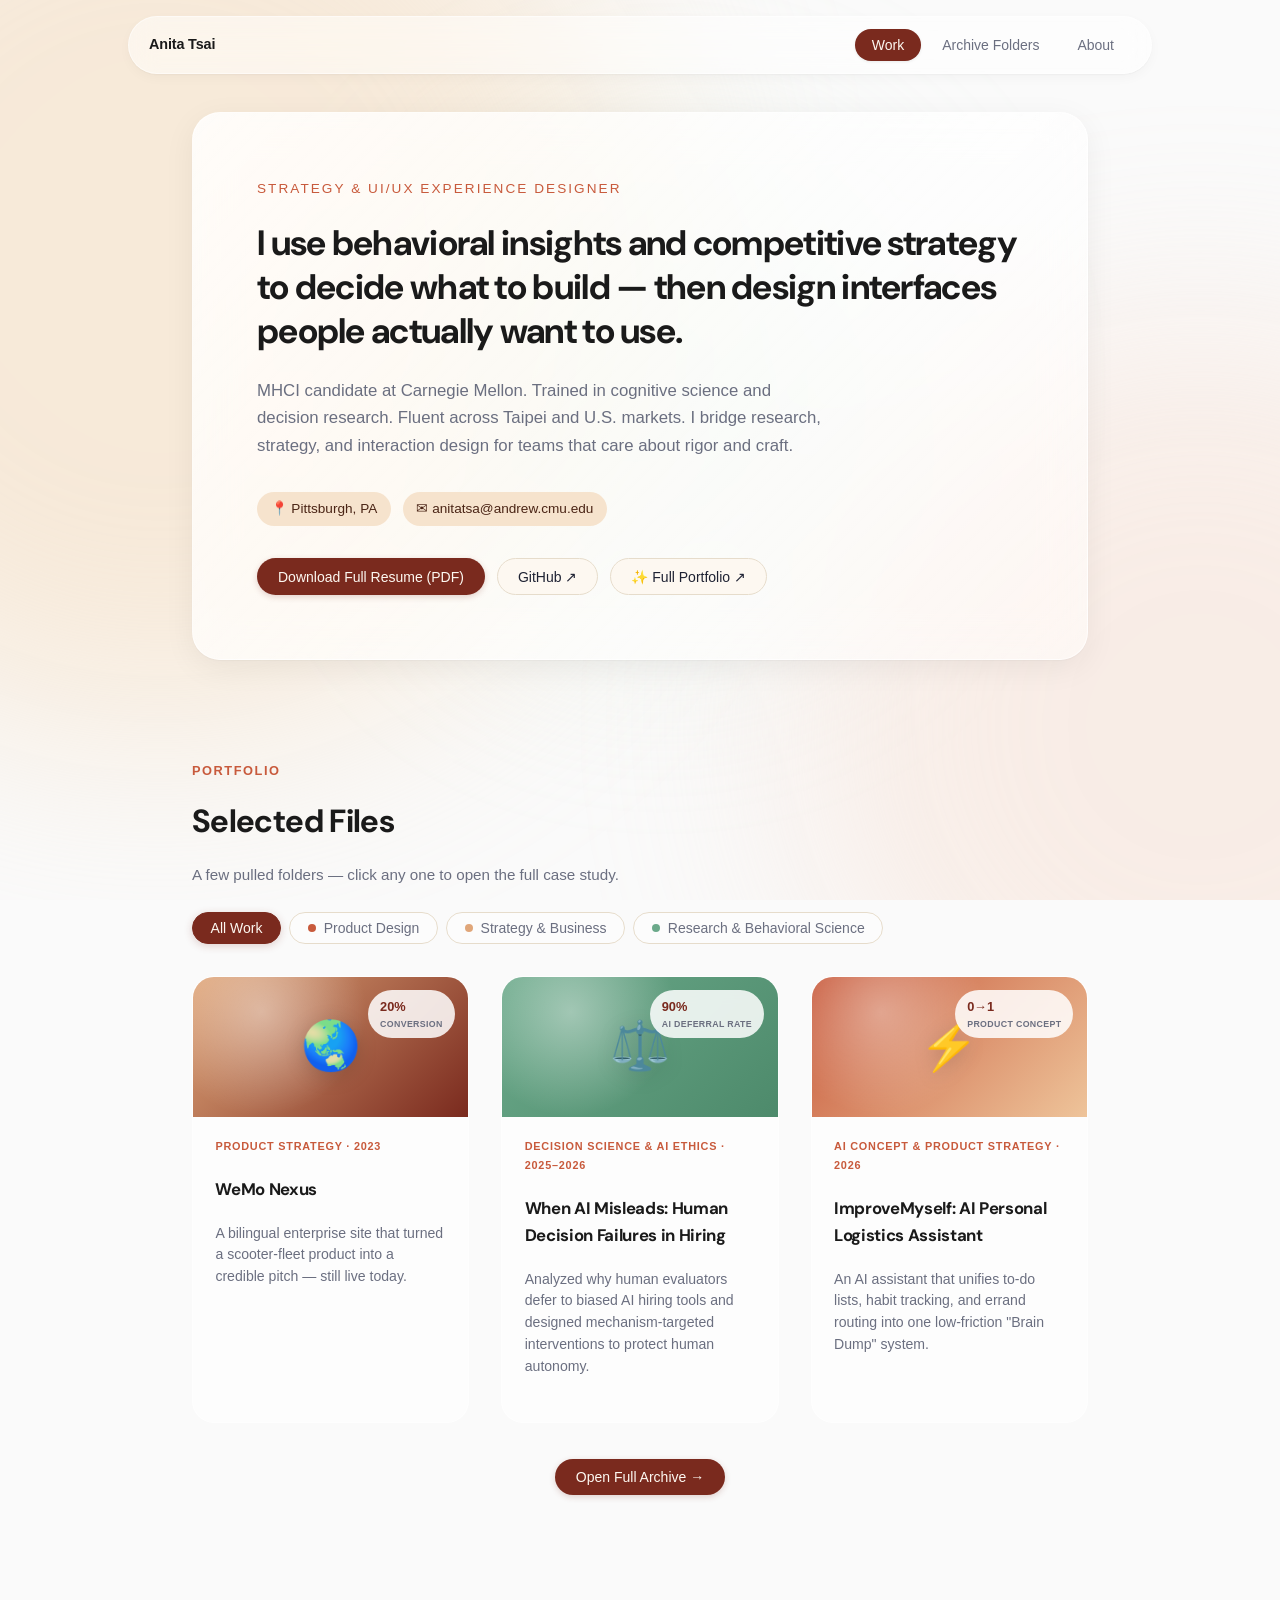
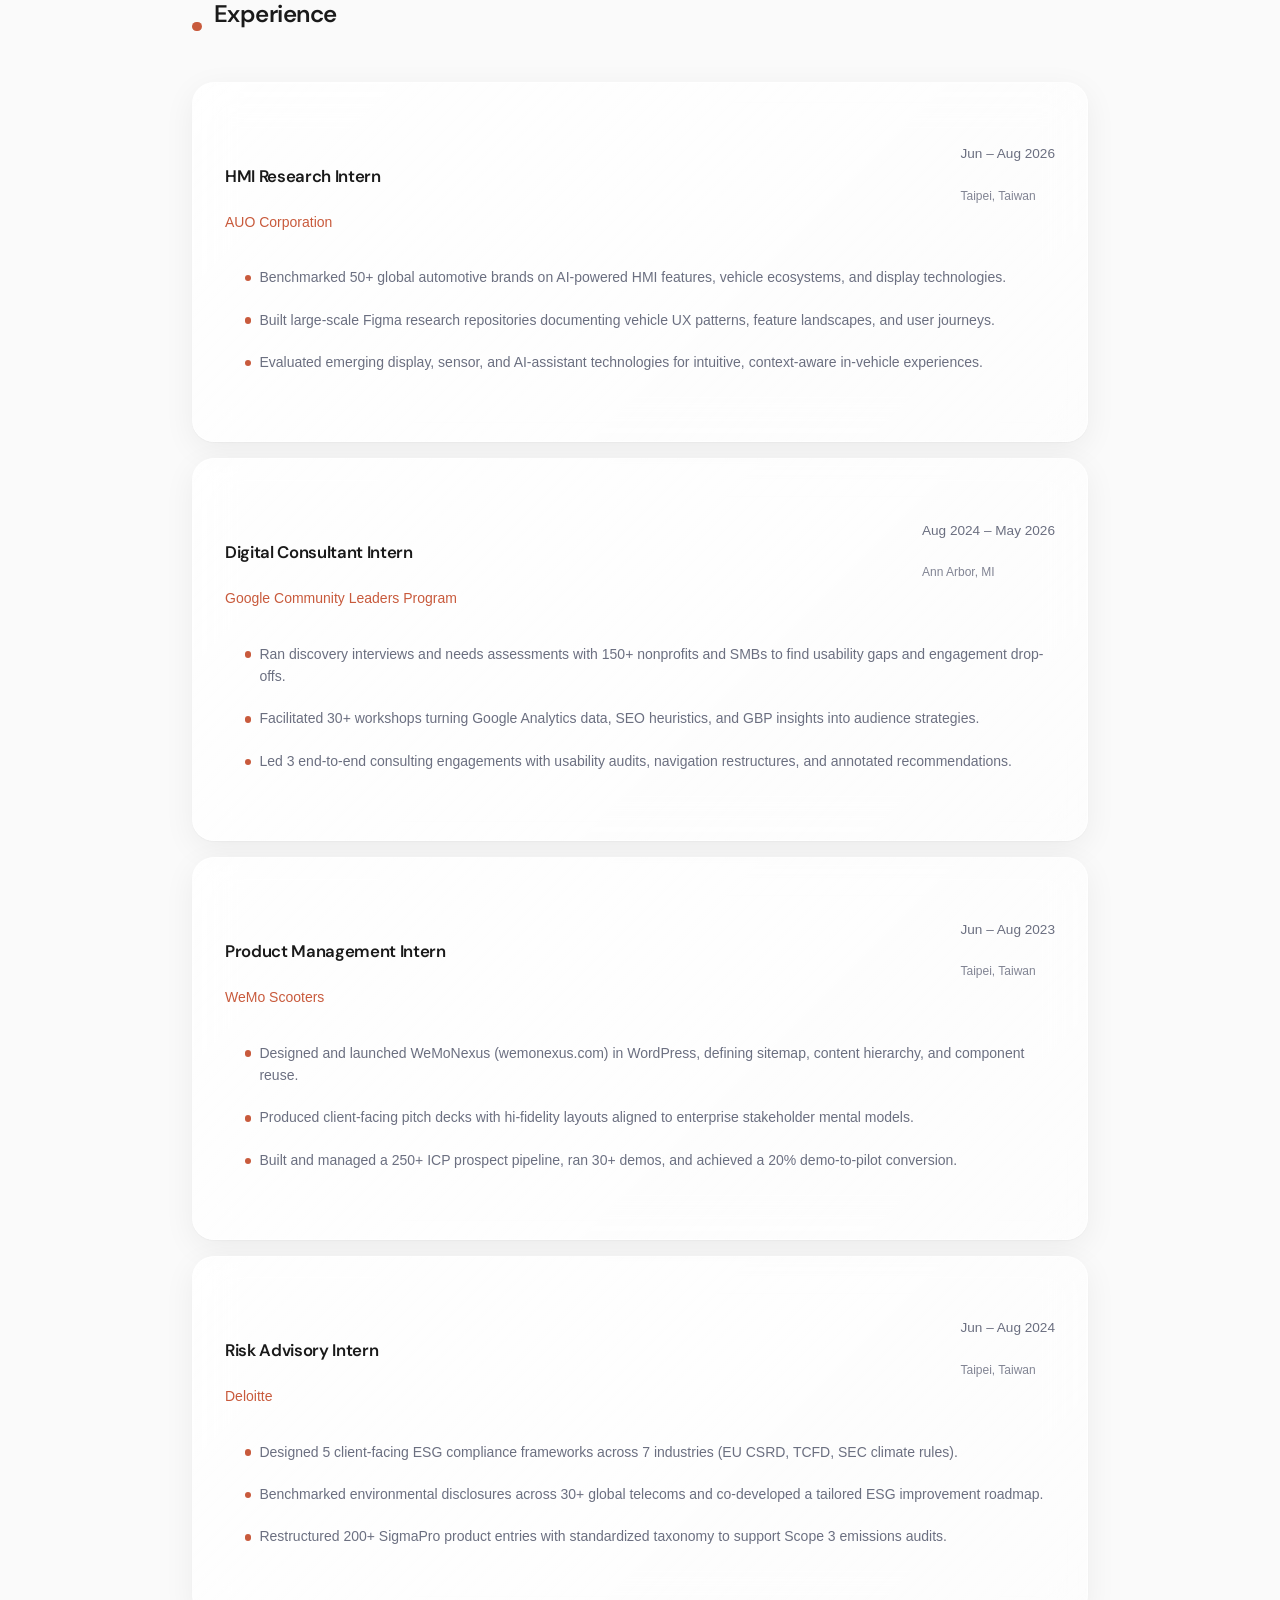
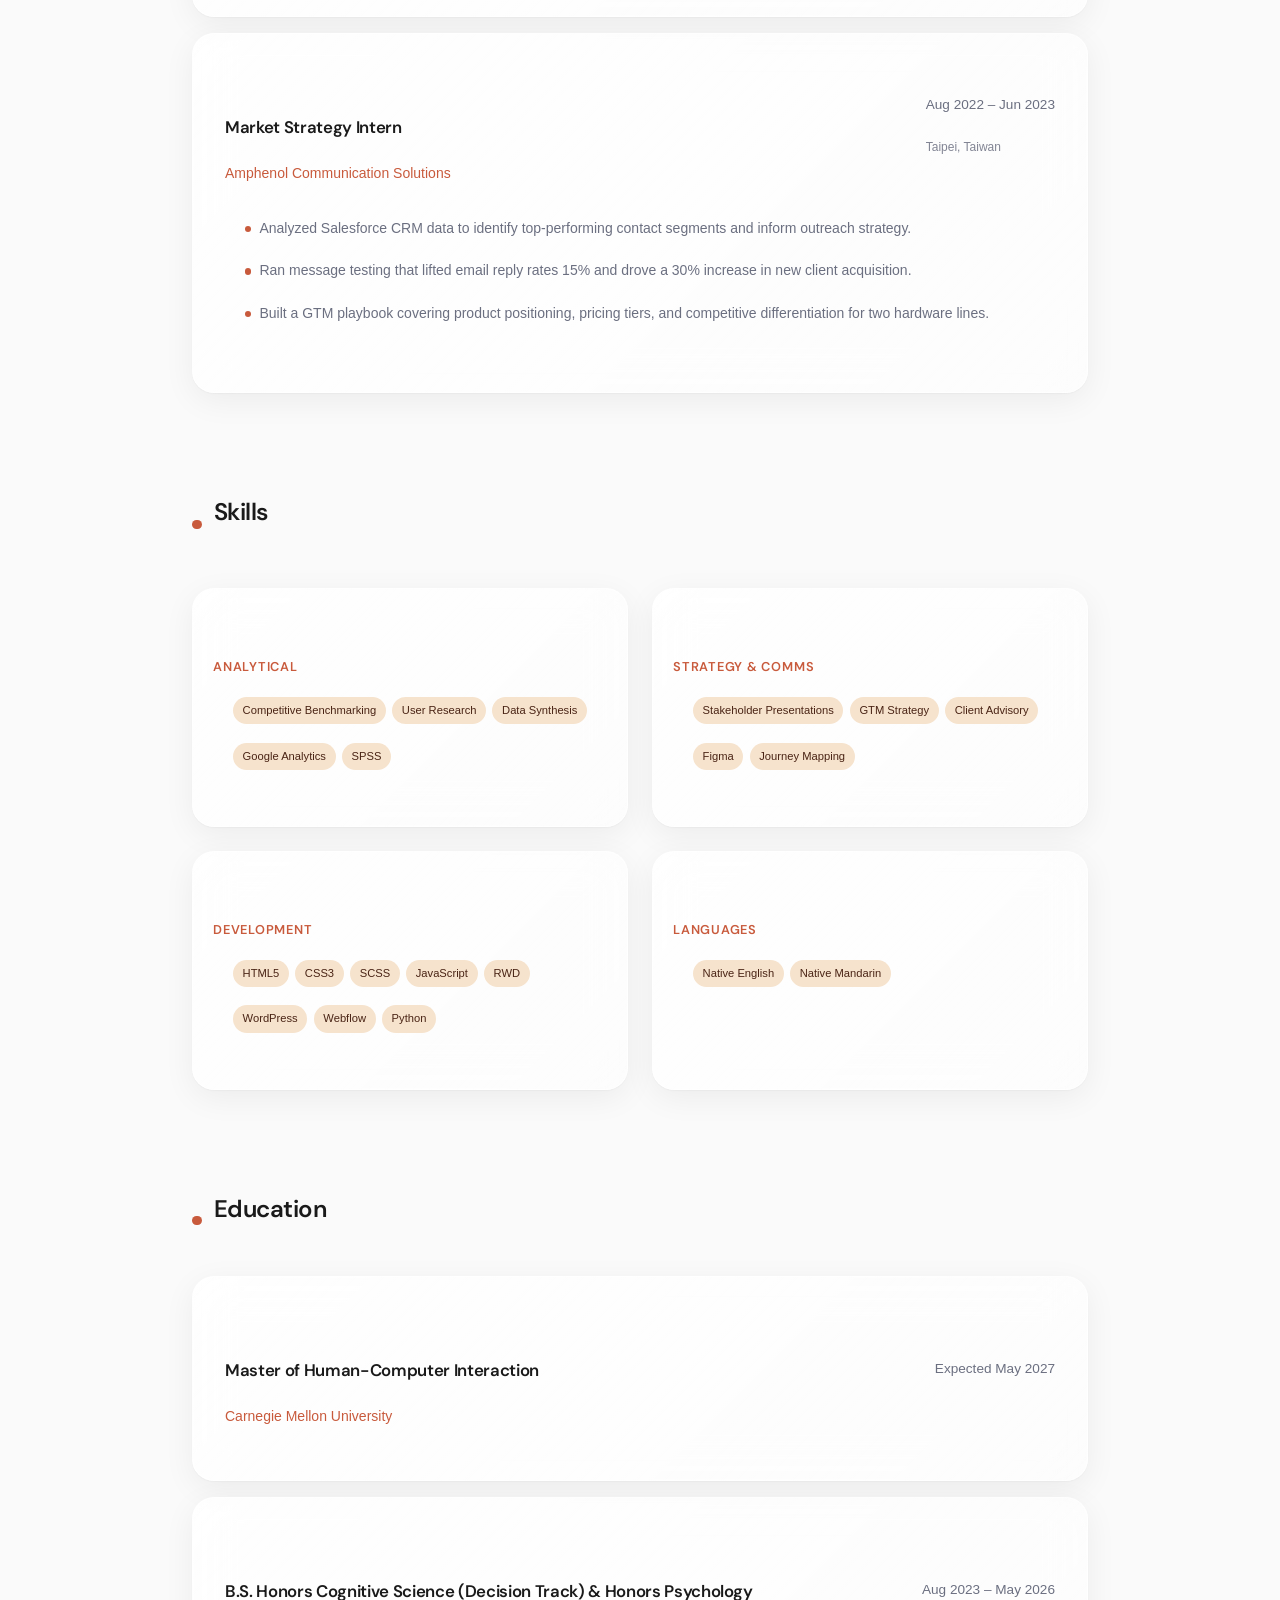
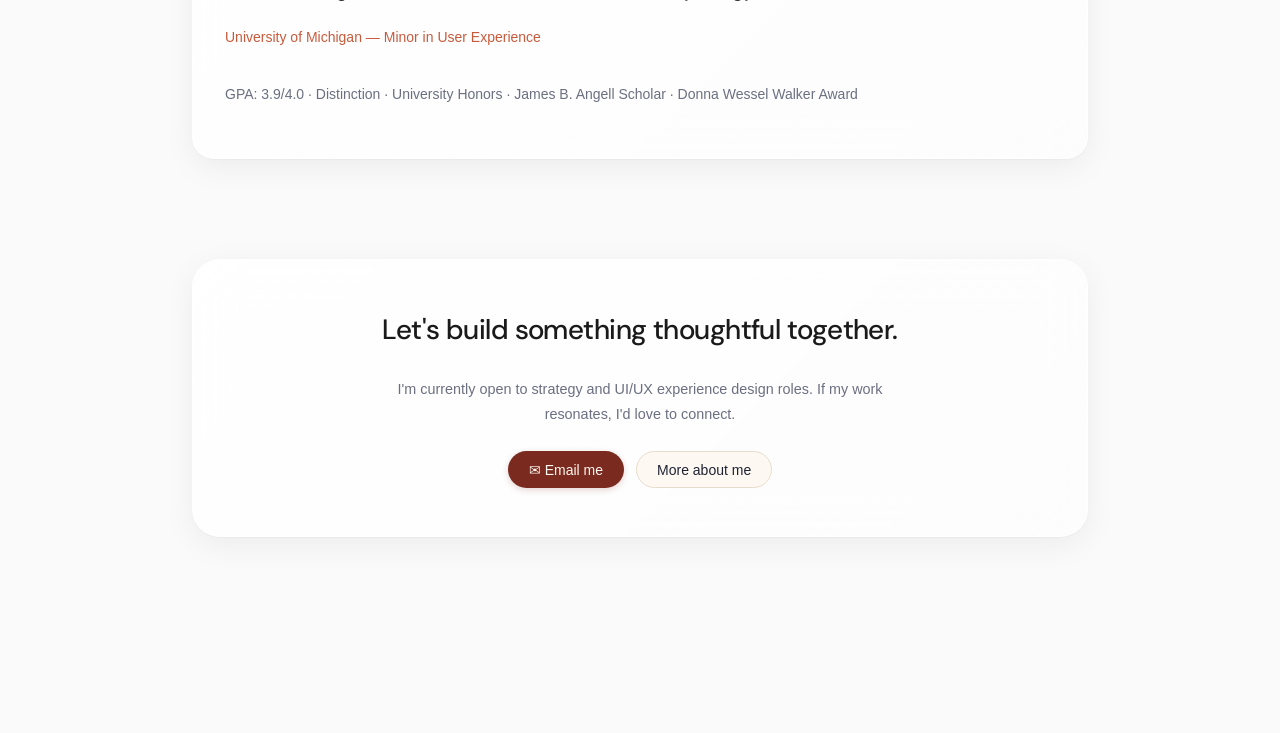
<file: index.html>
<!doctype html>
<html lang="en">

<head>
  <meta charset="utf-8" />
  <meta name="viewport" content="width=device-width, initial-scale=1" />
  <title>Anita Tsai — Strategy & UI/UX Experience Designer</title>
  <meta name="description" content="Selected work, projects, and skills from Anita Tsai, a strategy and UI/UX experience designer." />
  <meta name="author" content="Anita Tsai" />
  
  <link rel="preconnect" href="https://fonts.googleapis.com" />
  <link rel="preconnect" href="https://fonts.gstatic.com" crossorigin />
  <link rel="stylesheet" href="https://fonts.googleapis.com/css2?family=Inter:wght@400;500;600;700&family=DM+Sans:wght@500;600;700&display=swap" />
  <link rel="stylesheet" href="anitauiux.css" />
  <link rel="shortcut icon" href="Headshot.png" type="image/png">
</head>

  <!-- Background gradient blobs -->
  <div class="bg-blobs" aria-hidden="true"><span></span></div>

  <header class="header">
    <nav class="nav" aria-label="Primary">
      <a href="#" class="nav-brand" data-nav="work">Anita Tsai</a>
      <div class="nav-links">
        <button class="nav-link active" data-nav="work">Work</button>
      <a href="cases.html" class="nav-link">Archive Folders</a>

        <button class="nav-link" data-nav="about">About</button>
      </div>
    </nav>
  </header>

  <!-- ============================= -->
  <!-- WORK PAGE                     -->
  <!-- ============================= -->
  <main id="page-work" class="page" aria-label="Work">

    <!-- Hero -->
    <section class="glass-card big">
      <p class="hero-tag">Strategy & UI/UX Experience Designer</p>
      <h1 class="hero-title">
        I use behavioral insights and competitive strategy to decide what to build — then design interfaces people actually want to use.
      </h1>
      <p class="hero-sub">
        MHCI candidate at Carnegie Mellon. Trained in cognitive science and decision research.
        Fluent across Taipei and U.S. markets. I bridge research, strategy, and interaction design
        for teams that care about rigor and craft.
      </p>

      <div class="contact-row">
        <span class="chip">📍 Pittsburgh, PA</span>
        <a class="chip" href="mailto:anitatsa@andrew.cmu.edu">✉ anitatsa@andrew.cmu.edu</a>
      </div>

      <div class="cta-row">
        <a class="btn btn-primary" href="Anita_Tsai_Resume.pdf" download>Download Full Resume (PDF)</a>
        <a class="btn btn-outline" href="https://github.com/anitamtsai" target="_blank" rel="noreferrer">GitHub ↗</a>
        <a class="btn btn-outline" href="https://tinyurl.com/anitaprojects" target="_blank" rel="noreferrer">✨ Full Portfolio ↗</a>
      </div>
    </section>

    <!-- How I Work
    <section>
      <div class="section-head"><span class="dot"></span><h2>How I work</h2></div>
      <div class="grid grid-4" id="process-grid"></div>
    </section> -->

    <!-- Portfolio Case Studies -->
    <section class="cases-overview">
      <div class="cases-overview-head">
        <p class="case-eyebrow">Portfolio</p>
        <h2 class="cases-overview-title">Selected Files</h2>
        <p class="cases-overview-desc">A few pulled folders — click any one to open the full case study.</p>
      </div>

      <div class="filter-row" role="group" aria-label="Filter projects by discipline" id="filter-container">
    
      </div>

      <div class="jacket-grid" id="projects-bento">
      </div>

      <p class="filter-empty-msg" id="filter-empty-msg" style="display:none; text-align:center; color: var(--muted-fg); margin-top: 2rem; font-size: 0.9rem;">
        No projects in this category yet — check back soon.
      </p>

      <div class="cases-overview-cta">
        <a href="cases.html" class="btn btn-primary">Open Full Archive →</a>
      </div>
    </section>
    <!-- Experience -->
    <section>
      <div class="section-head"><span class="dot"></span><h2>Experience</h2></div>
      <div class="exp-list">

        <article class="glass-card exp-card">
          <div class="exp-head">
            <div>
              <h3 class="exp-role">HMI Research Intern</h3>
              <p class="exp-org">AUO Corporation</p>
            </div>
            <div>
              <p class="exp-date">Jun – Aug 2026</p>
              <p class="exp-location">Taipei, Taiwan</p>
            </div>
          </div>
          <ul class="exp-bullets">
            <li>Benchmarked 50+ global automotive brands on AI-powered HMI features, vehicle ecosystems, and display technologies.</li>
            <li>Built large-scale Figma research repositories documenting vehicle UX patterns, feature landscapes, and user journeys.</li>
            <li>Evaluated emerging display, sensor, and AI-assistant technologies for intuitive, context-aware in-vehicle experiences.</li>
          </ul>
        </article>

        <article class="glass-card exp-card">
          <div class="exp-head">
            <div>
              <h3 class="exp-role">Digital Consultant Intern</h3>
              <p class="exp-org">Google Community Leaders Program</p>
            </div>
            <div>
              <p class="exp-date">Aug 2024 – May 2026</p>
              <p class="exp-location">Ann Arbor, MI</p>
            </div>
          </div>
          <ul class="exp-bullets">
            <li>Ran discovery interviews and needs assessments with 150+ nonprofits and SMBs to find usability gaps and engagement drop-offs.</li>
            <li>Facilitated 30+ workshops turning Google Analytics data, SEO heuristics, and GBP insights into audience strategies.</li>
            <li>Led 3 end-to-end consulting engagements with usability audits, navigation restructures, and annotated recommendations.</li>
          </ul>
        </article>

        <article class="glass-card exp-card">
          <div class="exp-head">
            <div>
              <h3 class="exp-role">Product Management Intern</h3>
              <p class="exp-org">WeMo Scooters</p>
            </div>
            <div>
              <p class="exp-date">Jun – Aug 2023</p>
              <p class="exp-location">Taipei, Taiwan</p>
            </div>
          </div>
          <ul class="exp-bullets">
            <li>Designed and launched WeMoNexus (wemonexus.com) in WordPress, defining sitemap, content hierarchy, and component reuse.</li>
            <li>Produced client-facing pitch decks with hi-fidelity layouts aligned to enterprise stakeholder mental models.</li>
            <li>Built and managed a 250+ ICP prospect pipeline, ran 30+ demos, and achieved a 20% demo-to-pilot conversion.</li>
          </ul>
        </article>

        <article class="glass-card exp-card">
          <div class="exp-head">
            <div>
              <h3 class="exp-role">Risk Advisory Intern</h3>
              <p class="exp-org">Deloitte</p>
            </div>
            <div>
              <p class="exp-date">Jun – Aug 2024</p>
              <p class="exp-location">Taipei, Taiwan</p>
            </div>
          </div>
          <ul class="exp-bullets">
            <li>Designed 5 client-facing ESG compliance frameworks across 7 industries (EU CSRD, TCFD, SEC climate rules).</li>
            <li>Benchmarked environmental disclosures across 30+ global telecoms and co-developed a tailored ESG improvement roadmap.</li>
            <li>Restructured 200+ SigmaPro product entries with standardized taxonomy to support Scope 3 emissions audits.</li>
          </ul>
        </article>

        <article class="glass-card exp-card">
          <div class="exp-head">
            <div>
              <h3 class="exp-role">Market Strategy Intern</h3>
              <p class="exp-org">Amphenol Communication Solutions</p>
            </div>
            <div>
              <p class="exp-date">Aug 2022 – Jun 2023</p>
              <p class="exp-location">Taipei, Taiwan</p>
            </div>
          </div>
          <ul class="exp-bullets">
            <li>Analyzed Salesforce CRM data to identify top-performing contact segments and inform outreach strategy.</li>
            <li>Ran message testing that lifted email reply rates 15% and drove a 30% increase in new client acquisition.</li>
            <li>Built a GTM playbook covering product positioning, pricing tiers, and competitive differentiation for two hardware lines.</li>
          </ul>
        </article>

      </div>
    </section>

    <!-- Skills -->
    <section>
      <div class="section-head"><span class="dot"></span><h2>Skills</h2></div>
      <div class="grid grid-4">
        <div class="glass-card lift skill-card">
          <h3>Analytical</h3>
          <ul class="skill-tags">
            <li class="skill-tag">Competitive Benchmarking</li>
            <li class="skill-tag">User Research</li>
            <li class="skill-tag">Data Synthesis</li>
            <li class="skill-tag">Google Analytics</li>
            <li class="skill-tag">SPSS</li>
          </ul>
        </div>
        <div class="glass-card lift skill-card">
          <h3>Strategy & Comms</h3>
          <ul class="skill-tags">
            <li class="skill-tag">Stakeholder Presentations</li>
            <li class="skill-tag">GTM Strategy</li>
            <li class="skill-tag">Client Advisory</li>
            <li class="skill-tag">Figma</li>
            <li class="skill-tag">Journey Mapping</li>
          </ul>
        </div>
        <div class="glass-card lift skill-card">
          <h3>Development</h3>
          <ul class="skill-tags">
            <li class="skill-tag">HTML5</li><li class="skill-tag">CSS3</li><li class="skill-tag">SCSS</li>
            <li class="skill-tag">JavaScript</li><li class="skill-tag">RWD</li><li class="skill-tag">WordPress</li>
            <li class="skill-tag">Webflow</li><li class="skill-tag">Python</li>
          </ul>
        </div>
        <div class="glass-card lift skill-card">
          <h3>Languages</h3>
          <ul class="skill-tags">
            <li class="skill-tag">Native English</li>
            <li class="skill-tag">Native Mandarin</li>
          </ul>
        </div>
      </div>
    </section>

    <!-- Education -->
    <section>
      <div class="section-head"><span class="dot"></span><h2>Education</h2></div>
      <div class="edu-list">
        <div class="glass-card edu-card">
          <div class="exp-head">
            <div>
              <h3 class="exp-role">Master of Human-Computer Interaction</h3>
              <p class="exp-org">Carnegie Mellon University</p>
            </div>
            <p class="exp-date">Expected May 2027</p>
          </div>
        </div>
        <div class="glass-card edu-card">
          <div class="exp-head">
            <div>
              <h3 class="exp-role">B.S. Honors Cognitive Science (Decision Track) & Honors Psychology</h3>
              <p class="exp-org">University of Michigan — Minor in User Experience</p>
            </div>
            <p class="exp-date">Aug 2023 – May 2026</p>
          </div>
          <p class="edu-note">GPA: 3.9/4.0 · Distinction · University Honors · James B. Angell Scholar · Donna Wessel Walker Award</p>
        </div>
      </div>
    </section>

    <!-- Footer CTA -->
    <section>
      <div class="glass-card cta-block">
        <h2>Let's build something thoughtful together.</h2>
        <p>I'm currently open to strategy and UI/UX experience design roles. If my work resonates, I'd love to connect.</p>
        <div class="cta-row">
          <a class="btn btn-primary" href="mailto:anitamt@umich.edu">✉ Email me</a>
          <button class="btn btn-outline" data-nav="about">More about me</button>
        </div>
      </div>
    </section>

  </main>

  <!-- ============================= -->
  <!-- ABOUT PAGE                    -->
  <!-- ============================= -->
  <main id="page-about" class="page" aria-label="About" hidden>

    <!-- Interactive Intro -->
    <section class="glass-card big">
      <p class="hero-tag" style="color: var(--muted-fg); letter-spacing: 0.15em;">About</p>
      <h1 class="hero-title" style="font-size: clamp(1.75rem, 4vw, 3rem);">
        I design at the intersection of
        <span class="phrase-chip" data-phrase="feel" data-active="true" tabindex="0" role="button">what people feel</span>,
        <span class="phrase-chip" data-phrase="systems" tabindex="0" role="button">what systems allow</span>, and
        <span class="phrase-chip" data-phrase="business" tabindex="0" role="button">what business needs</span>.
      </h1>

      <div id="detail-panel" class="detail-panel">
        <div class="detail-icon" id="detail-icon">💗</div>
        <div>
          <p class="detail-label" id="detail-label">What people feel</p>
          <p class="detail-body" id="detail-body">Emotion drives behavior long before logic does. I lean on interviews, ethnography, and behavioral research to understand the messy human side — what people trust, what frustrates them, what they'll actually do (not just what they say).</p>
        </div>
      </div>
      <p class="hint">Hover or tap each phrase to see how I think about it.</p>
    </section>

    <!-- Background + Who -->
    <section class="about-grid">
      <img class="glass-card about-card reveal" src="./Headshot.png" alt="Headshot of Anita Tsai." />

      <div class="glass-card about-card reveal">
        <div class="section-head" style="margin-bottom: 0;"><span class="dot"></span><h2>Background</h2></div>
        <p>I grew up between Taipei and the U.S., which taught me early that the same interface can mean very different things depending on context, culture, and habit. That curiosity led me to the University of Michigan, where I studied Cognitive Science and Psychology with a Decision focus and a minor in User Experience.</p>
        <p>My research background in behavioral decision-making — studying present bias and loss aversion in sick-leave choices — shaped how I think about design: people don't always act rationally, but their behavior is predictable if you look closely. Good design meets them where they are.</p>
        <p>Now, as an MHCI candidate at Carnegie Mellon, I'm deepening my craft in research, strategy, and interaction design while continuing to work across product management, consulting, and in-vehicle experience research.</p>
      </div>
    </section>

    <!-- Why -->
    <section>
      <div class="glass-card big reveal">
        <div class="section-head"><span class="dot"></span><h2>Why Strategy & UI/UX?</h2></div>
        <div class="why-cols">
          <div>
            <h3>I like clarity</h3>
            <p>The best strategy work makes messy problems legible. I enjoy taking competing priorities, scattered research, and ambiguous constraints and turning them into a clear point of view.</p>
          </div>
          <div>
            <h3>I care about impact</h3>
            <p>UI/UX is where intent becomes behavior. A small change in navigation, wording, or feedback can change whether someone completes a task, trusts a product, or feels included.</p>
          </div>
          <div>
            <h3>I love the in-between</h3>
            <p>My sweet spot sits between research and design, between business goals and user needs. That's where the most interesting problems live.</p>
          </div>
        </div>
      </div>
    </section>

    <!-- What I Like (3D Flip Cards) -->
    <section>
      <div class="section-head">
        <span class="dot"></span>
        <h2>What I Like</h2>
      </div>
      <p class="section-desc">Hover over the image to see a short explanation why these are my hobbies!</p>

      <div class="grid grid-3" id="likes-grid">
        <!-- Rendered dynamically -->
      </div>
    </section>

    <!-- Contact Block -->
    <section id="contact">
      <div class="glass-card quote">
        <h1>Contact</h1>
        <div class="cta-row" style="justify-content: center; margin-top: 1rem;">
          <a class="btn btn-primary" href="mailto:anitatsa@andrew.cmu.edu">Email me</a>
          <a class="btn btn-primary" href="https://www.linkedin.com/in/anitamariannetsai/" target="_blank" rel="noreferrer">LinkedIn</a>
          <a class="btn btn-primary" href="https://github.com/anitamtsai" target="_blank" rel="noreferrer">GitHub</a>
        </div>
      </div>
    </section>

  </main>

  <script src="app.js"></script>
</body>
</html>
</file>
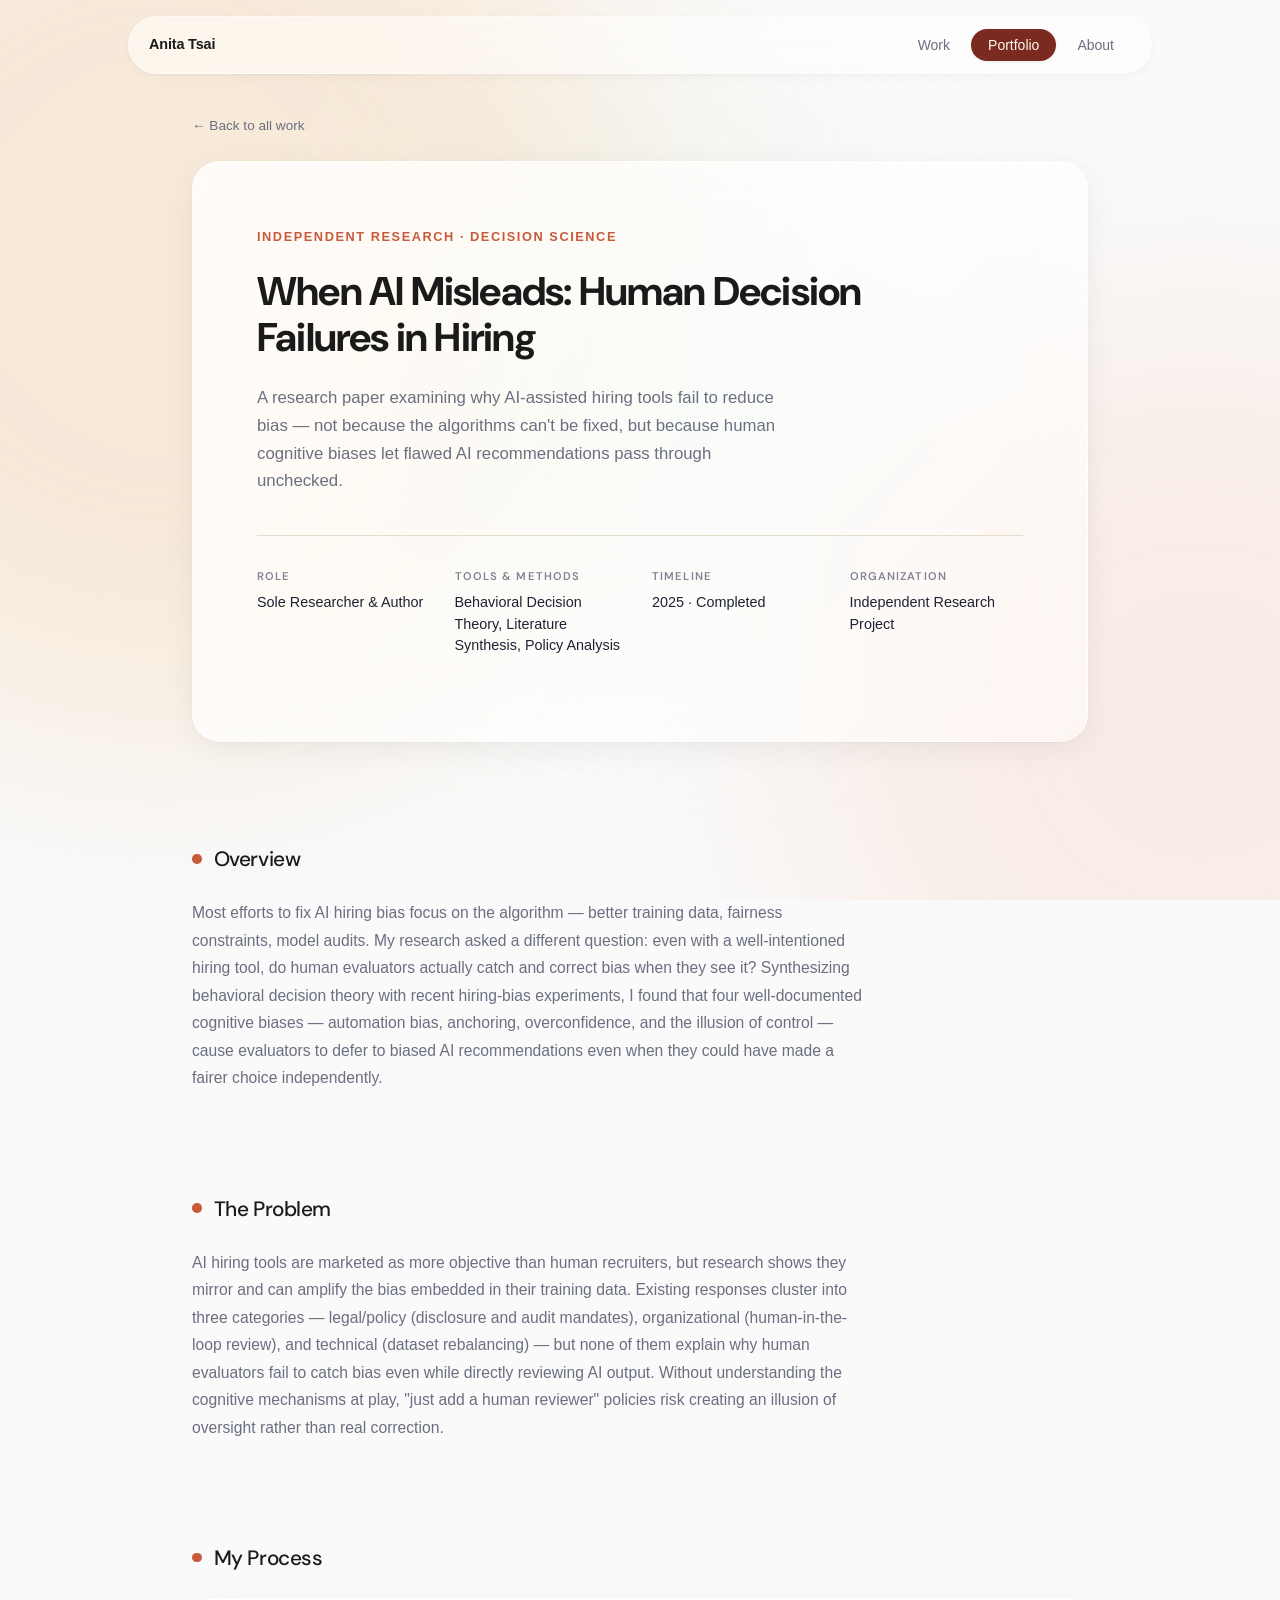
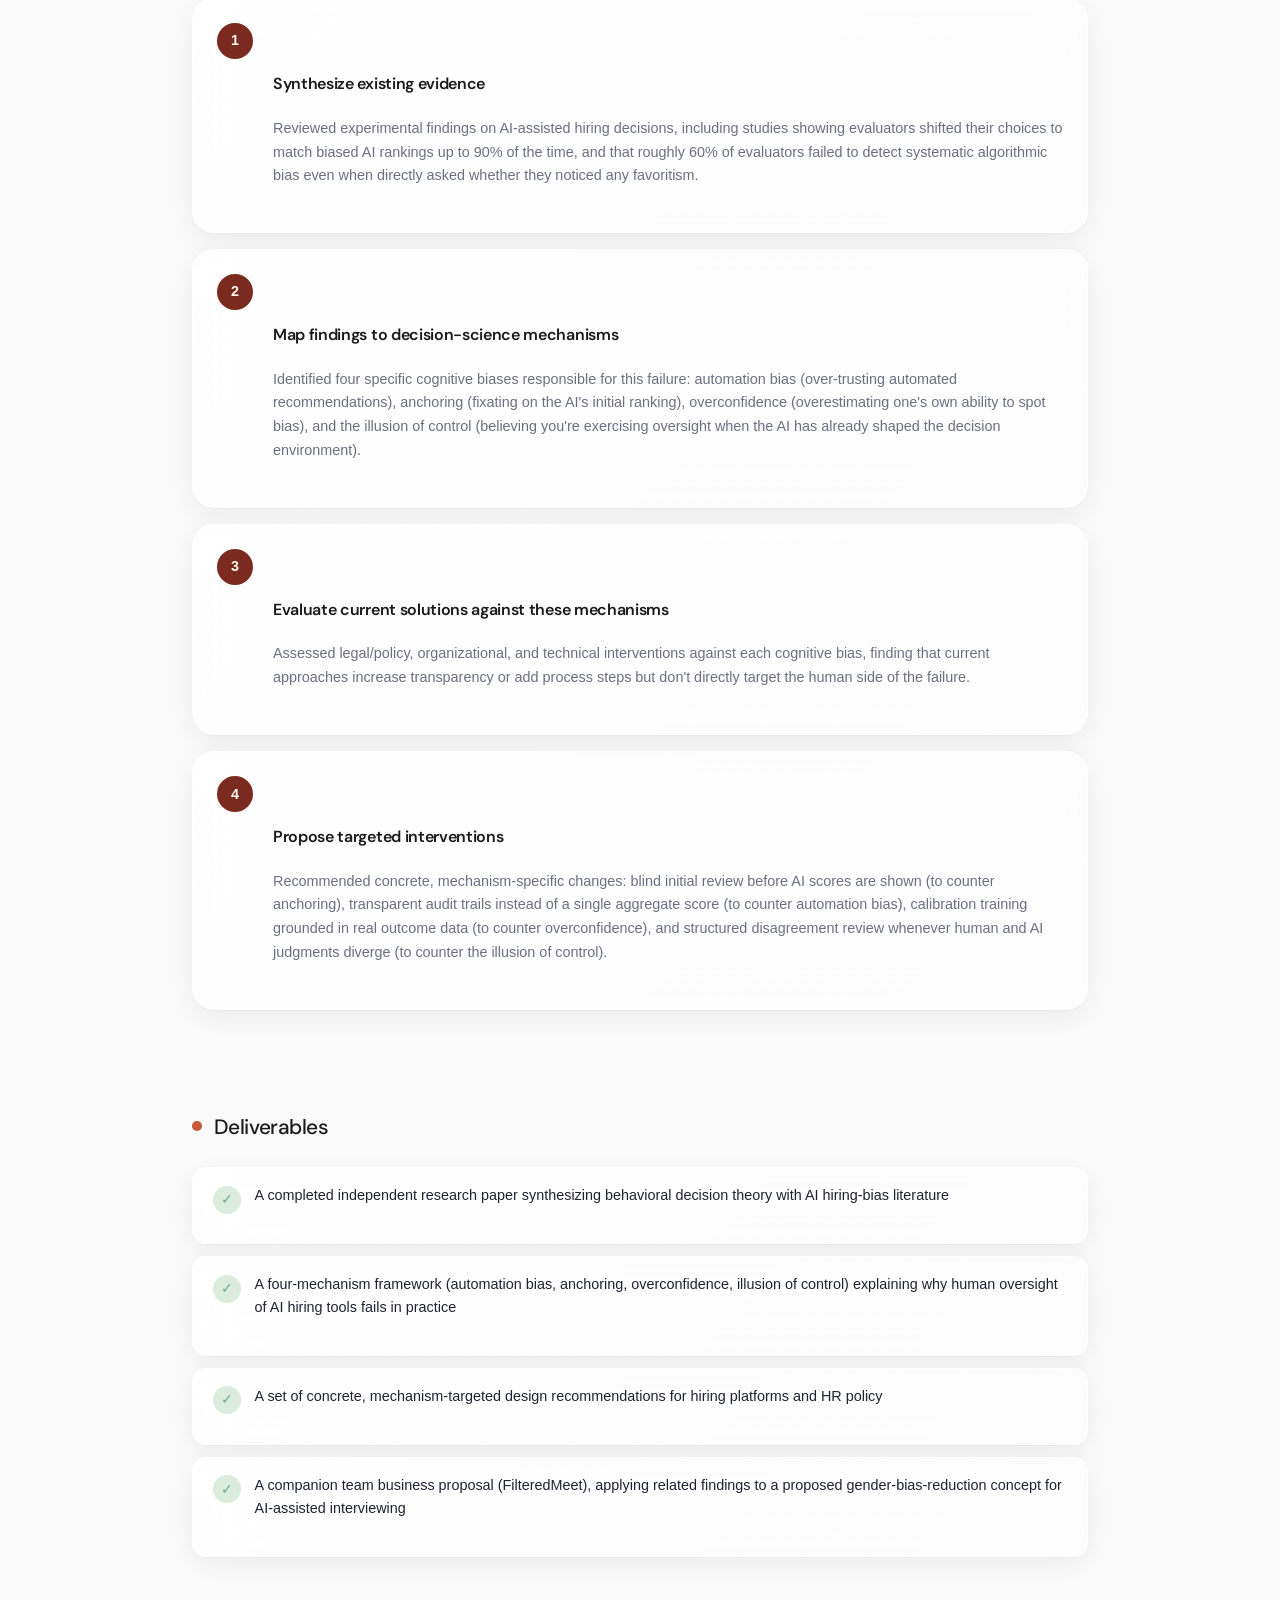
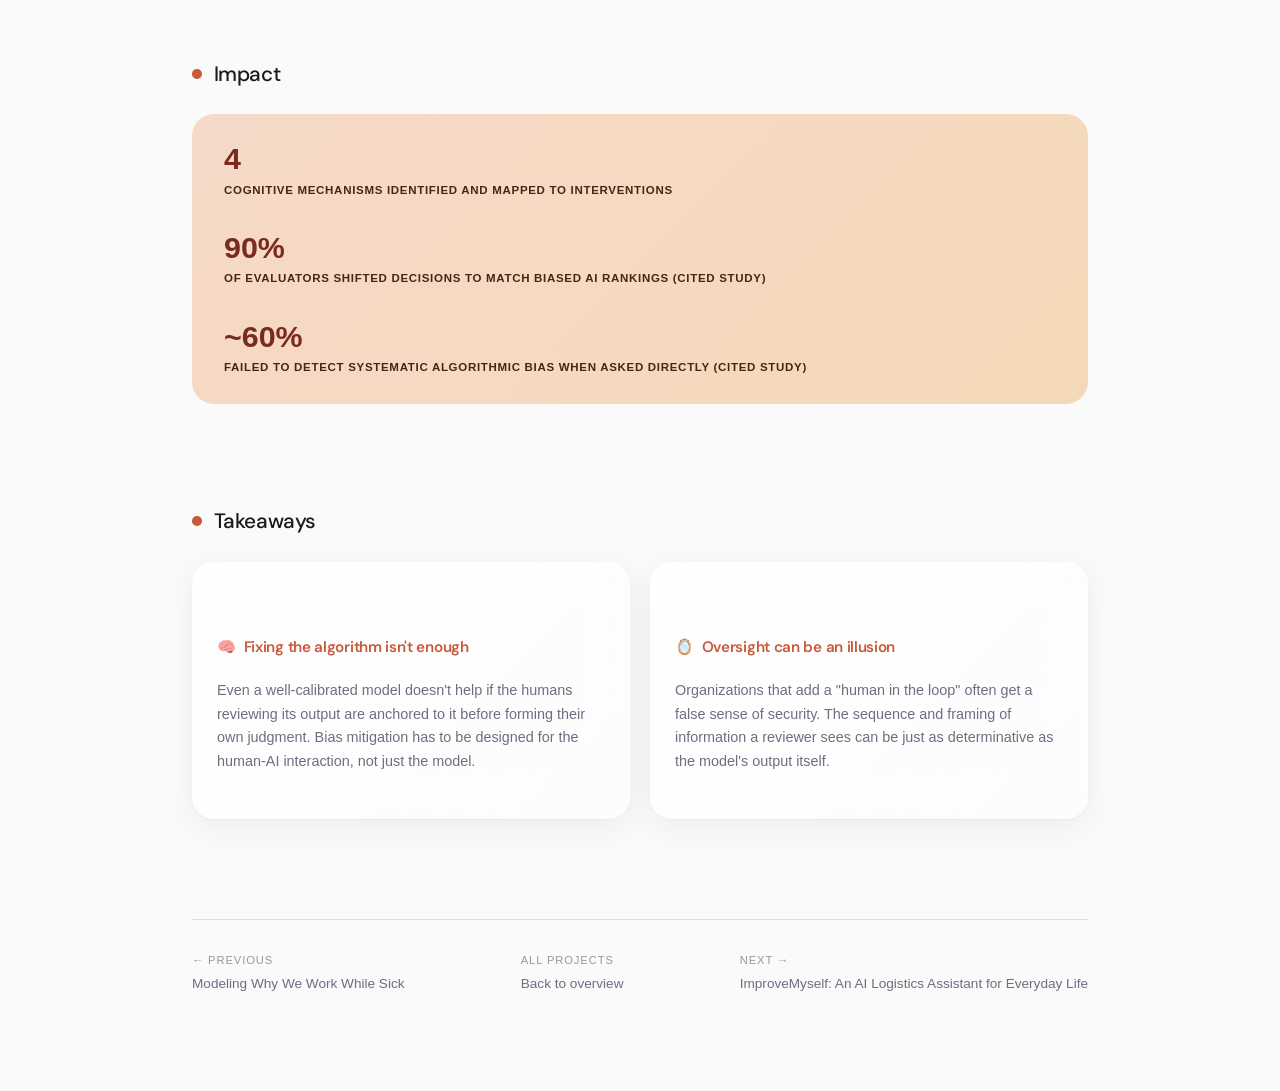
<file: ai-hiring-bias.html>
<!doctype html>
<html lang="en">
<head>
  <meta charset="utf-8" />
  <meta name="viewport" content="width=device-width, initial-scale=1" />
  <title>When AI Misleads: Human Decision Failures in Hiring — Anita Tsai</title>
  <meta name="description" content="A research paper examining why AI-assisted hiring tools fail to reduce bias &mdash; not because the algorithms can't be fixed, but because human cognitive biases let flawed AI recommendations pass through unchecked." />
  <meta name="author" content="Anita Tsai" />
  <link rel="preconnect" href="https://fonts.googleapis.com" />
  <link rel="preconnect" href="https://fonts.gstatic.com" crossorigin />
  <link rel="stylesheet" href="https://fonts.googleapis.com/css2?family=Inter:wght@400;500;600;700&family=DM+Sans:wght@500;600;700&display=swap" />
  <link rel="stylesheet" href="anitauiux.css" />
  <link rel="shortcut icon" href="Headshot.png" type="image/png">
</head>
<body>
  <div class="bg-blobs" aria-hidden="true"><span></span></div>

  <header class="header">
    <nav class="nav" aria-label="Primary">
      <a href="index.html" class="nav-brand">Anita Tsai</a>
      <div class="nav-links">
        <a class="nav-link" href="index.html">Work</a>
        <a class="nav-link active" href="portfolio.html">Portfolio</a>
        <a class="nav-link" href="index.html?page=about">About</a>
      </div>
    </nav>
  </header>

  <main class="page" aria-label="When AI Misleads: Human Decision Failures in Hiring case study">

    <a class="back-link" href="portfolio.html">&larr; Back to all work</a>

    <!-- Hero -->
    <section class="glass-card big reveal">
      <p class="case-eyebrow">Independent Research &middot; Decision Science</p>
      <h1 class="case-title">When AI Misleads: Human Decision Failures in Hiring</h1>
      <p class="case-dek">A research paper examining why AI-assisted hiring tools fail to reduce bias &mdash; not because the algorithms can't be fixed, but because human cognitive biases let flawed AI recommendations pass through unchecked.</p>

      <div class="case-hero-grid">
        <div class="case-meta-item"><h4>Role</h4><p>Sole Researcher &amp; Author</p></div>
        <div class="case-meta-item"><h4>Tools & Methods</h4><p>Behavioral Decision Theory, Literature Synthesis, Policy Analysis</p></div>
        <div class="case-meta-item"><h4>Timeline</h4><p>2025 &middot; Completed</p></div>
        <div class="case-meta-item"><h4>Organization</h4><p>Independent Research Project</p></div>
      </div>

    </section>



    <!-- Overview -->
    <section class="case-section reveal">
      <h2>Overview</h2>
      <p class="case-body">Most efforts to fix AI hiring bias focus on the algorithm &mdash; better training data, fairness constraints, model audits. My research asked a different question: even with a well-intentioned hiring tool, do human evaluators actually catch and correct bias when they see it? Synthesizing behavioral decision theory with recent hiring-bias experiments, I found that four well-documented cognitive biases &mdash; automation bias, anchoring, overconfidence, and the illusion of control &mdash; cause evaluators to defer to biased AI recommendations even when they could have made a fairer choice independently.</p>
    </section>

    <!-- Context -->
    <section class="case-section reveal">
      <h2>The Problem</h2>
      <p class="case-body">AI hiring tools are marketed as more objective than human recruiters, but research shows they mirror and can amplify the bias embedded in their training data. Existing responses cluster into three categories &mdash; legal/policy (disclosure and audit mandates), organizational (human-in-the-loop review), and technical (dataset rebalancing) &mdash; but none of them explain why human evaluators fail to catch bias even while directly reviewing AI output. Without understanding the cognitive mechanisms at play, "just add a human reviewer" policies risk creating an illusion of oversight rather than real correction.</p>
    </section>

    <!-- Process -->
    <section class="case-section reveal">
      <h2>My Process</h2>
      <div class="process-steps">
        <div class="process-step glass-card">
          <div class="process-step-num">1</div>
          <div>
            <h3>Synthesize existing evidence</h3>
            <p>Reviewed experimental findings on AI-assisted hiring decisions, including studies showing evaluators shifted their choices to match biased AI rankings up to 90% of the time, and that roughly 60% of evaluators failed to detect systematic algorithmic bias even when directly asked whether they noticed any favoritism.</p>
          </div>
        </div>
        <div class="process-step glass-card">
          <div class="process-step-num">2</div>
          <div>
            <h3>Map findings to decision-science mechanisms</h3>
            <p>Identified four specific cognitive biases responsible for this failure: automation bias (over-trusting automated recommendations), anchoring (fixating on the AI's initial ranking), overconfidence (overestimating one's own ability to spot bias), and the illusion of control (believing you're exercising oversight when the AI has already shaped the decision environment).</p>
          </div>
        </div>
        <div class="process-step glass-card">
          <div class="process-step-num">3</div>
          <div>
            <h3>Evaluate current solutions against these mechanisms</h3>
            <p>Assessed legal/policy, organizational, and technical interventions against each cognitive bias, finding that current approaches increase transparency or add process steps but don't directly target the human side of the failure.</p>
          </div>
        </div>
        <div class="process-step glass-card">
          <div class="process-step-num">4</div>
          <div>
            <h3>Propose targeted interventions</h3>
            <p>Recommended concrete, mechanism-specific changes: blind initial review before AI scores are shown (to counter anchoring), transparent audit trails instead of a single aggregate score (to counter automation bias), calibration training grounded in real outcome data (to counter overconfidence), and structured disagreement review whenever human and AI judgments diverge (to counter the illusion of control).</p>
          </div>
        </div>
      </div>
    </section>

    <!-- Deliverables -->
    <section class="case-section reveal">
      <h2>Deliverables</h2>
      <div class="deliverable-list">
        <div class="deliverable-item glass-card">
          <div class="deliverable-icon">✓</div>
          <p>A completed independent research paper synthesizing behavioral decision theory with AI hiring-bias literature</p>
        </div>
        <div class="deliverable-item glass-card">
          <div class="deliverable-icon">✓</div>
          <p>A four-mechanism framework (automation bias, anchoring, overconfidence, illusion of control) explaining why human oversight of AI hiring tools fails in practice</p>
        </div>
        <div class="deliverable-item glass-card">
          <div class="deliverable-icon">✓</div>
          <p>A set of concrete, mechanism-targeted design recommendations for hiring platforms and HR policy</p>
        </div>
        <div class="deliverable-item glass-card">
          <div class="deliverable-icon">✓</div>
          <p>A companion team business proposal (FilteredMeet), applying related findings to a proposed gender-bias-reduction concept for AI-assisted interviewing</p>
        </div>
      </div>
    </section>



    <!-- Impact -->
    <section class="case-section reveal">
      <h2>Impact</h2>
      <div class="impact-banner">
        <div class="impact-stat">
          <div class="impact-num">4</div>
          <div class="impact-label">cognitive mechanisms identified and mapped to interventions</div>
        </div>
        <div class="impact-stat">
          <div class="impact-num">90%</div>
          <div class="impact-label">of evaluators shifted decisions to match biased AI rankings (cited study)</div>
        </div>
        <div class="impact-stat">
          <div class="impact-num">~60%</div>
          <div class="impact-label">failed to detect systematic algorithmic bias when asked directly (cited study)</div>
        </div>
      </div>
    </section>



    <!-- Takeaways -->
    <section class="case-section reveal">
      <h2>Takeaways</h2>
      <div class="takeaway-grid">
        <div class="takeaway-card glass-card">
          <h3><span>🧠</span> Fixing the algorithm isn't enough</h3>
          <p>Even a well-calibrated model doesn't help if the humans reviewing its output are anchored to it before forming their own judgment. Bias mitigation has to be designed for the human-AI interaction, not just the model.</p>
        </div>
        <div class="takeaway-card glass-card">
          <h3><span>🪞</span> Oversight can be an illusion</h3>
          <p>Organizations that add a "human in the loop" often get a false sense of security. The sequence and framing of information a reviewer sees can be just as determinative as the model's output itself.</p>
        </div>
      </div>
    </section>

    <!-- Case nav -->
    <div class="case-nav">
      <a class="case-nav-link" href="sick-leave-thesis.html"><span class="dir">&larr; Previous</span>Modeling Why We Work While Sick</a>
      <a class="case-nav-link" href="portfolio.html"><span class="dir">All projects</span>Back to overview</a>
      <a class="case-nav-link" href="improve-myself.html"><span class="dir">Next &rarr;</span>ImproveMyself: An AI Logistics Assistant for Everyday Life</a>
    </div>

  </main>

  <script>
    let io;
    function observeReveal() {
      if (io) io.disconnect();
      io = new IntersectionObserver((entries) => {
        entries.forEach(e => { if (e.isIntersecting) { e.target.classList.add('is-visible'); io.unobserve(e.target); } });
      }, { threshold: 0.12 });
      document.querySelectorAll('.reveal').forEach(el => io.observe(el));
    }
    observeReveal();
  </script>
</body>
</html>
</file>
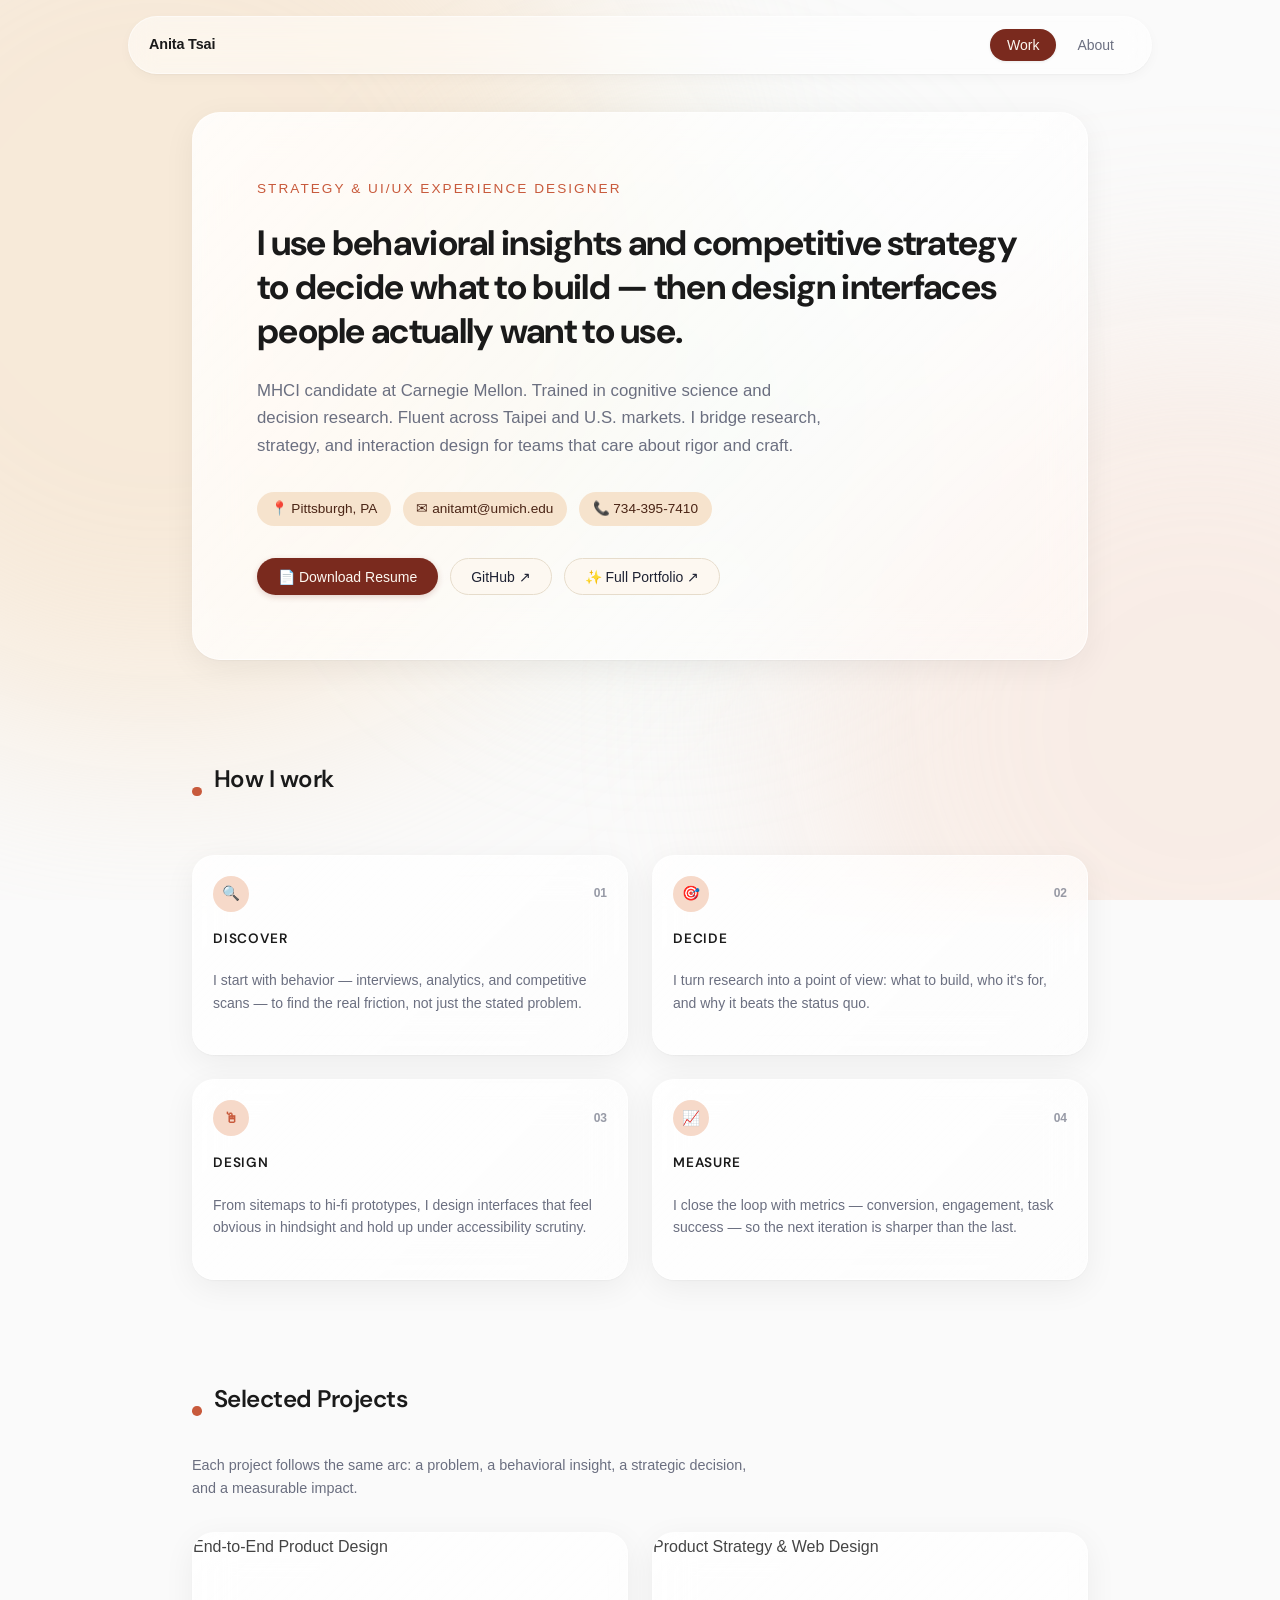
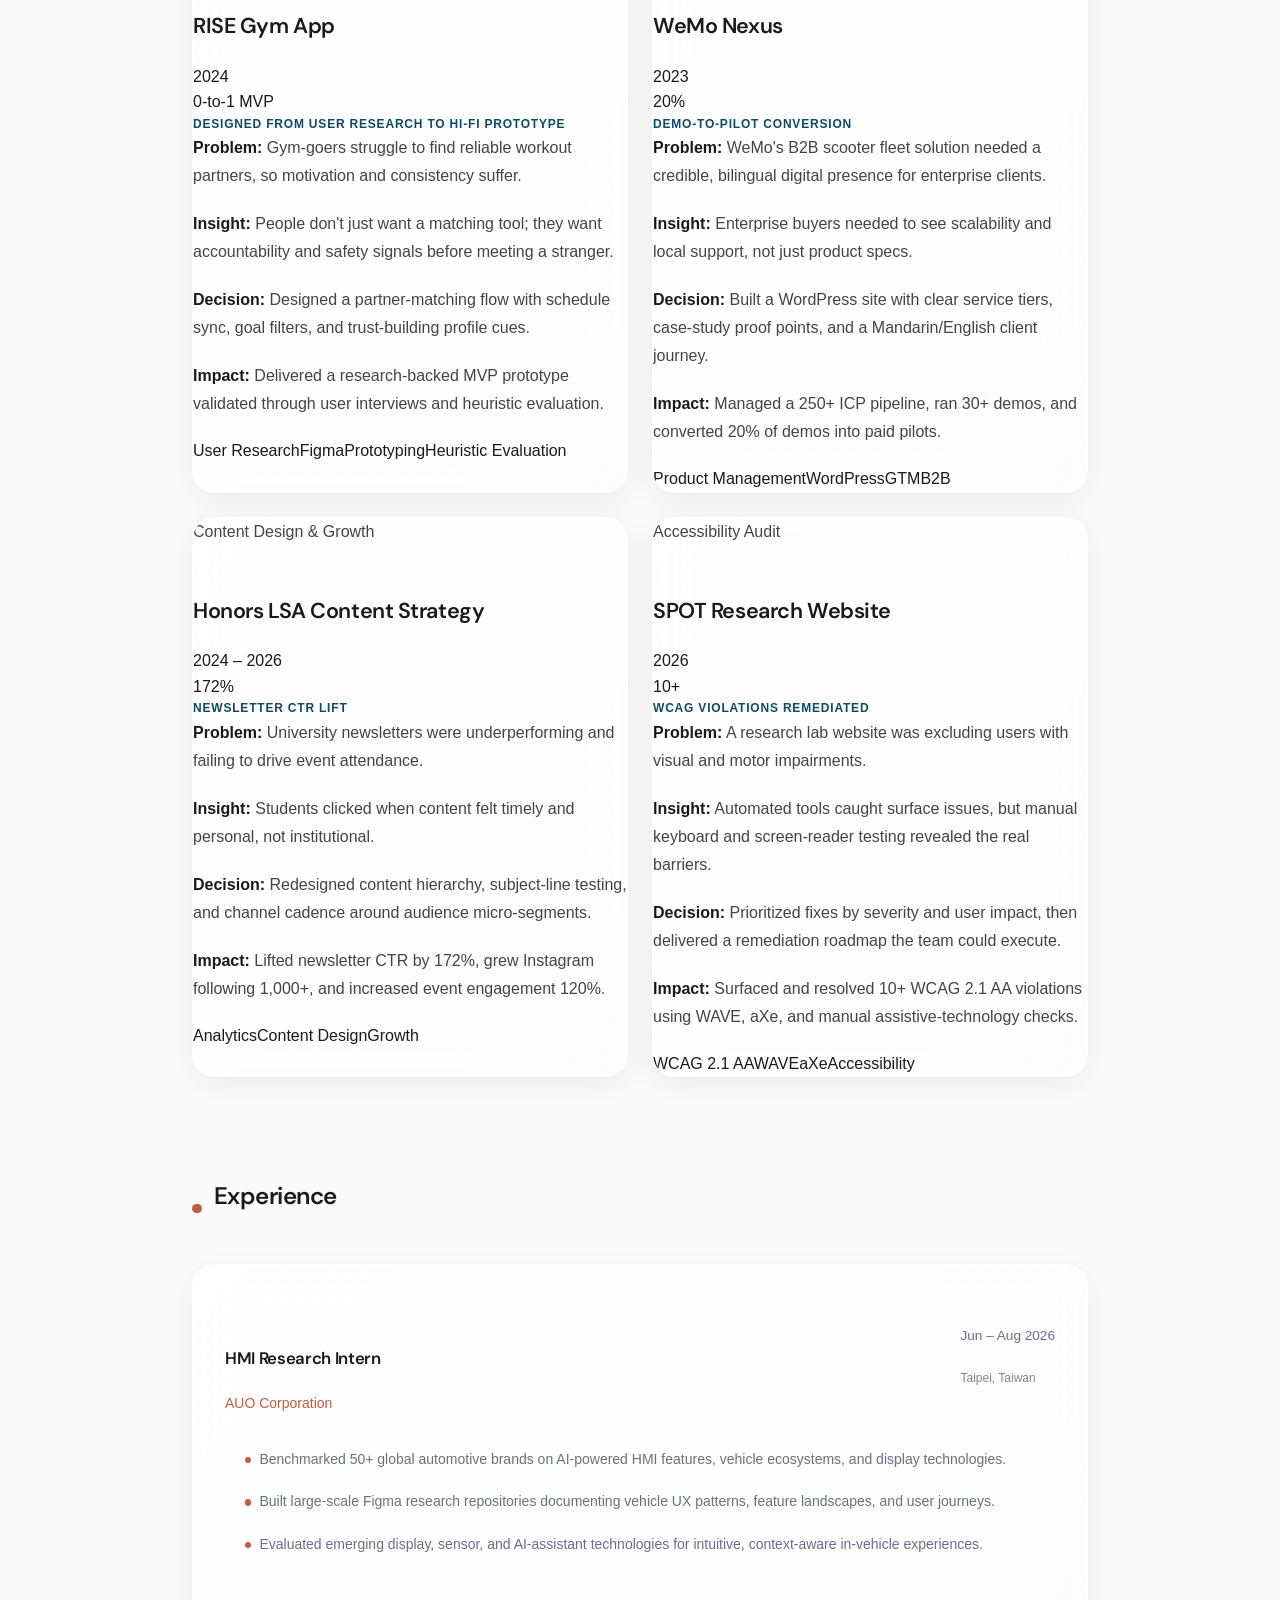
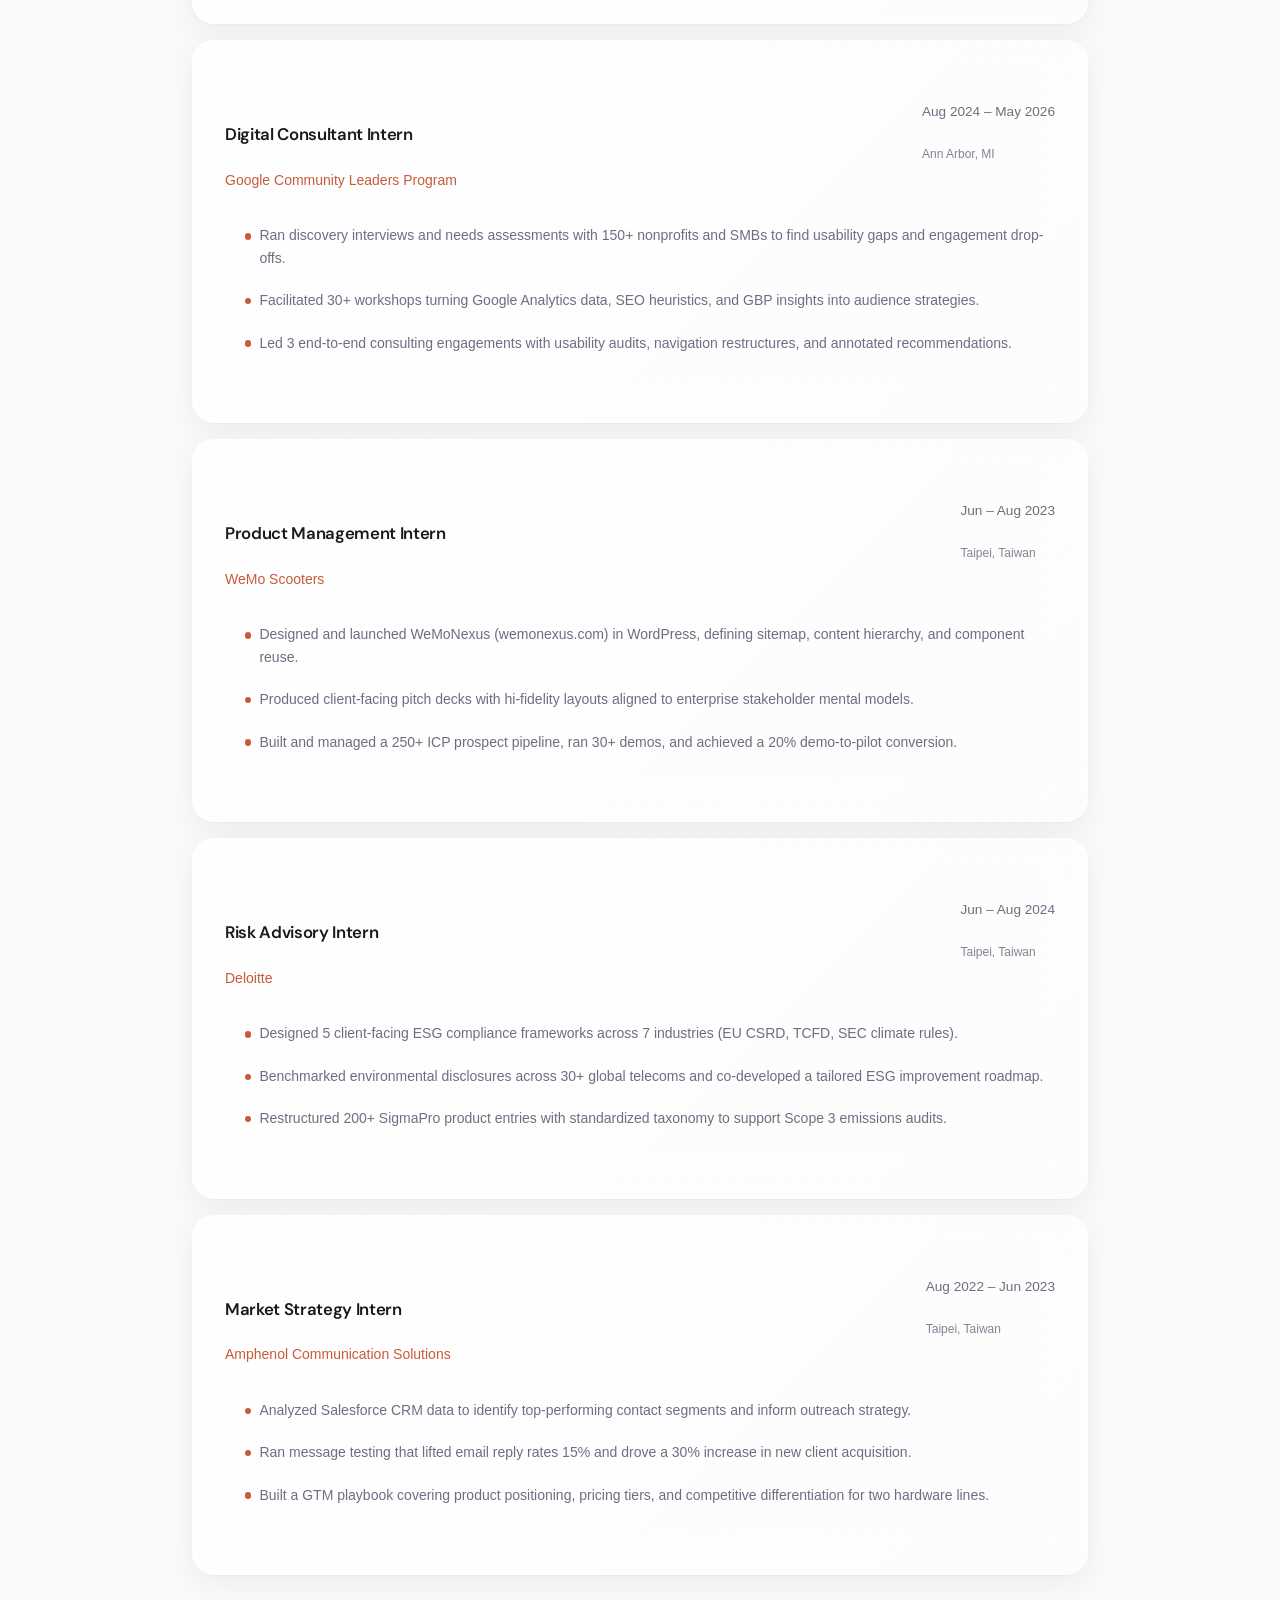
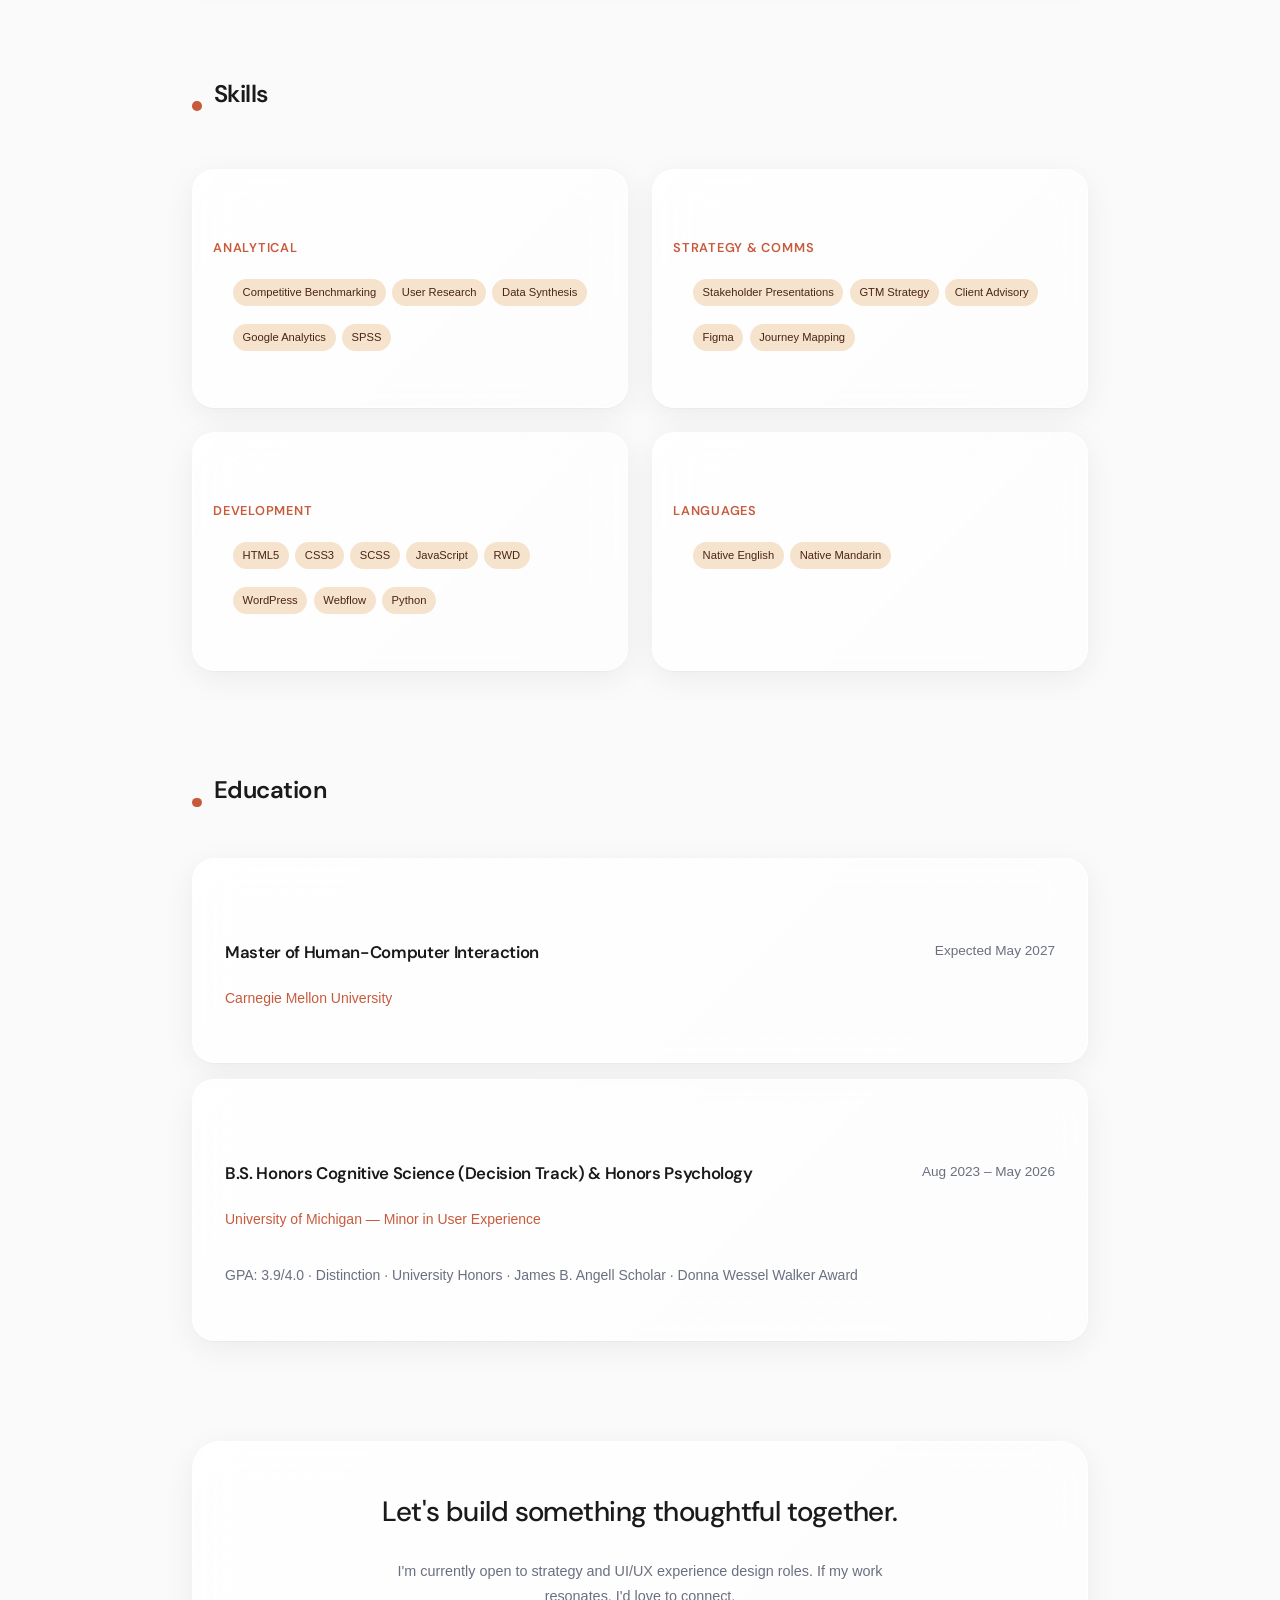
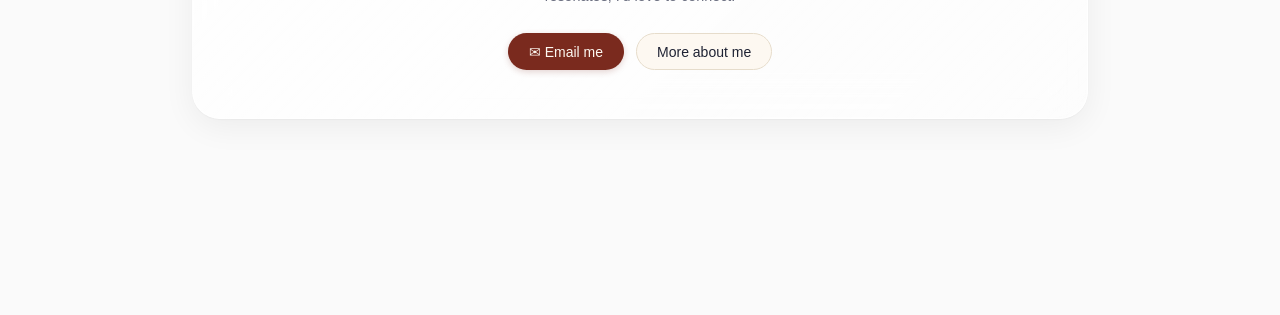
<file: anitauiux.html>
<!doctype html>
<html lang="en">

<head>
  <meta charset="utf-8" />
  <meta name="viewport" content="width=device-width, initial-scale=1" />
  <title>Anita Tsai — Strategy & UI/UX Experience Designer</title>
  <meta name="description" content="Selected work, projects, and skills from Anita Tsai, a strategy and UI/UX experience designer." />
  <meta name="author" content="Anita Tsai" />
  <meta property="og:title" content="Anita Tsai" />
  <meta property="og:description" content="Selected work, projects, and skills from Anita Tsai, a strategy and UI/UX experience designer." />
  <meta property="og:type" content="website" />
  <meta name="twitter:card" content="summary_large_image" />
  <link rel="preconnect" href="https://fonts.googleapis.com" />
  <link rel="preconnect" href="https://fonts.gstatic.com" crossorigin />
  <link rel="stylesheet" href="https://fonts.googleapis.com/css2?family=Inter:wght@400;500;600;700&family=DM+Sans:wght@500;600;700&display=swap" />
  <link rel="stylesheet" href="anitauiux.css" />
</head>


<body>
  <!-- Background gradient blobs -->
  <div class="bg-blobs" aria-hidden="true"><span></span></div>

  <header class="header">
    <nav class="nav" aria-label="Primary">
      <a href="#" class="nav-brand" data-nav="work">Anita Tsai</a>
      <div class="nav-links">
        <button class="nav-link active" data-nav="work">Work</button>
        <button class="nav-link" data-nav="about">About</button>
      </div>
    </nav>
  </header>

  
  <!-- ============================= -->
  <!-- WORK PAGE                     -->
  <!-- ============================= -->
  <main id="page-work" class="page" aria-label="Work">

    <!-- Hero -->
    <section class="glass-card big">
      <p class="hero-tag">Strategy & UI/UX Experience Designer</p>
      <h1 class="hero-title">
        I use behavioral insights and competitive strategy to decide what to build — then design interfaces people actually want to use.
      </h1>
      <p class="hero-sub">
        MHCI candidate at Carnegie Mellon. Trained in cognitive science and decision research.
        Fluent across Taipei and U.S. markets. I bridge research, strategy, and interaction design
        for teams that care about rigor and craft.
      </p>

      <div class="contact-row">
        <span class="chip">📍 Pittsburgh, PA</span>
        <a class="chip" href="mailto:anitamt@umich.edu">✉ anitamt@umich.edu</a>
        <a class="chip" href="tel:734-395-7410">📞 734-395-7410</a>
      </div>

      <div class="cta-row">
        <a class="btn btn-primary" href="#" download>📄 Download Resume</a>
        <a class="btn btn-outline" href="https://github.com/anitamtsai" target="_blank" rel="noreferrer">GitHub ↗</a>
        <a class="btn btn-outline" href="https://tinyurl.com/anitaprojects" target="_blank" rel="noreferrer">✨ Full Portfolio ↗</a>
      </div>
    </section>

    <!-- How I Work -->
    <section>
      <div class="section-head"><span class="dot"></span><h2>How I work</h2></div>
      <div class="grid grid-4">
        <div class="glass-card lift process-card">
          <div class="row"><div class="process-icon">🔍</div><span class="process-num">01</span></div>
          <h3>Discover</h3>
          <p>I start with behavior — interviews, analytics, and competitive scans — to find the real friction, not just the stated problem.</p>
        </div>
        <div class="glass-card lift process-card">
          <div class="row"><div class="process-icon">🎯</div><span class="process-num">02</span></div>
          <h3>Decide</h3>
          <p>I turn research into a point of view: what to build, who it's for, and why it beats the status quo.</p>
        </div>
        <div class="glass-card lift process-card">
          <div class="row"><div class="process-icon">🖱</div><span class="process-num">03</span></div>
          <h3>Design</h3>
          <p>From sitemaps to hi-fi prototypes, I design interfaces that feel obvious in hindsight and hold up under accessibility scrutiny.</p>
        </div>
        <div class="glass-card lift process-card">
          <div class="row"><div class="process-icon">📈</div><span class="process-num">04</span></div>
          <h3>Measure</h3>
          <p>I close the loop with metrics — conversion, engagement, task success — so the next iteration is sharper than the last.</p>
        </div>
      </div>
    </section>

    <!-- Projects -->
    <section>
      <div class="section-head"><span class="dot"></span><h2>Selected Projects</h2></div>
      <p class="section-desc">Each project follows the same arc: a problem, a behavioral insight, a strategic decision, and a measurable impact.</p>
      <div class="grid grid-2">

        <article class="glass-card lift project-card reveal">
          <div class="top">
            <div>
              <p class="project-tag">End-to-End Product Design</p>
              <h3>RISE Gym App</h3>
            </div>
            <span class="year-pill">2024</span>
          </div>
          <div class="metric-box">
            <div class="metric-num">0-to-1 MVP</div>
            <div class="metric-label">designed from user research to hi-fi prototype</div>
          </div>
          <div class="project-body">
            <p><strong>Problem:</strong> Gym-goers struggle to find reliable workout partners, so motivation and consistency suffer.</p>
            <p><strong>Insight:</strong> People don't just want a matching tool; they want accountability and safety signals before meeting a stranger.</p>
            <p><strong>Decision:</strong> Designed a partner-matching flow with schedule sync, goal filters, and trust-building profile cues.</p>
            <p><strong>Impact:</strong> Delivered a research-backed MVP prototype validated through user interviews and heuristic evaluation.</p>
          </div>
          <div class="tag-row">
            <span class="tag">User Research</span><span class="tag">Figma</span><span class="tag">Prototyping</span><span class="tag">Heuristic Evaluation</span>
          </div>
        </article>

        <article class="glass-card lift project-card reveal">
          <div class="top">
            <div>
              <p class="project-tag">Product Strategy & Web Design</p>
              <h3>WeMo Nexus</h3>
            </div>
            <span class="year-pill">2023</span>
          </div>
          <div class="metric-box">
            <div class="metric-num">20%</div>
            <div class="metric-label">demo-to-pilot conversion</div>
          </div>
          <div class="project-body">
            <p><strong>Problem:</strong> WeMo's B2B scooter fleet solution needed a credible, bilingual digital presence for enterprise clients.</p>
            <p><strong>Insight:</strong> Enterprise buyers needed to see scalability and local support, not just product specs.</p>
            <p><strong>Decision:</strong> Built a WordPress site with clear service tiers, case-study proof points, and a Mandarin/English client journey.</p>
            <p><strong>Impact:</strong> Managed a 250+ ICP pipeline, ran 30+ demos, and converted 20% of demos into paid pilots.</p>
          </div>
          <div class="tag-row">
            <span class="tag">Product Management</span><span class="tag">WordPress</span><span class="tag">GTM</span><span class="tag">B2B</span>
          </div>
        </article>

        <article class="glass-card lift project-card reveal">
          <div class="top">
            <div>
              <p class="project-tag">Content Design & Growth</p>
              <h3>Honors LSA Content Strategy</h3>
            </div>
            <span class="year-pill">2024 – 2026</span>
          </div>
          <div class="metric-box">
            <div class="metric-num">172%</div>
            <div class="metric-label">newsletter CTR lift</div>
          </div>
          <div class="project-body">
            <p><strong>Problem:</strong> University newsletters were underperforming and failing to drive event attendance.</p>
            <p><strong>Insight:</strong> Students clicked when content felt timely and personal, not institutional.</p>
            <p><strong>Decision:</strong> Redesigned content hierarchy, subject-line testing, and channel cadence around audience micro-segments.</p>
            <p><strong>Impact:</strong> Lifted newsletter CTR by 172%, grew Instagram following 1,000+, and increased event engagement 120%.</p>
          </div>
          <div class="tag-row">
            <span class="tag">Analytics</span><span class="tag">Content Design</span><span class="tag">Growth</span>
          </div>
        </article>

        <article class="glass-card lift project-card reveal">
          <div class="top">
            <div>
              <p class="project-tag">Accessibility Audit</p>
              <h3>SPOT Research Website</h3>
            </div>
            <span class="year-pill">2026</span>
          </div>
          <div class="metric-box">
            <div class="metric-num">10+</div>
            <div class="metric-label">WCAG violations remediated</div>
          </div>
          <div class="project-body">
            <p><strong>Problem:</strong> A research lab website was excluding users with visual and motor impairments.</p>
            <p><strong>Insight:</strong> Automated tools caught surface issues, but manual keyboard and screen-reader testing revealed the real barriers.</p>
            <p><strong>Decision:</strong> Prioritized fixes by severity and user impact, then delivered a remediation roadmap the team could execute.</p>
            <p><strong>Impact:</strong> Surfaced and resolved 10+ WCAG 2.1 AA violations using WAVE, aXe, and manual assistive-technology checks.</p>
          </div>
          <div class="tag-row">
            <span class="tag">WCAG 2.1 AA</span><span class="tag">WAVE</span><span class="tag">aXe</span><span class="tag">Accessibility</span>
          </div>
        </article>

      </div>
    </section>

    <!-- Experience -->
    <section>
      <div class="section-head"><span class="dot"></span><h2>Experience</h2></div>
      <div class="exp-list">

        <article class="glass-card exp-card">
          <div class="exp-head">
            <div>
              <h3 class="exp-role">HMI Research Intern</h3>
              <p class="exp-org">AUO Corporation</p>
            </div>
            <div>
              <p class="exp-date">Jun – Aug 2026</p>
              <p class="exp-location">Taipei, Taiwan</p>
            </div>
          </div>
          <ul class="exp-bullets">
            <li>Benchmarked 50+ global automotive brands on AI-powered HMI features, vehicle ecosystems, and display technologies.</li>
            <li>Built large-scale Figma research repositories documenting vehicle UX patterns, feature landscapes, and user journeys.</li>
            <li>Evaluated emerging display, sensor, and AI-assistant technologies for intuitive, context-aware in-vehicle experiences.</li>
          </ul>
        </article>

        <article class="glass-card exp-card">
          <div class="exp-head">
            <div>
              <h3 class="exp-role">Digital Consultant Intern</h3>
              <p class="exp-org">Google Community Leaders Program</p>
            </div>
            <div>
              <p class="exp-date">Aug 2024 – May 2026</p>
              <p class="exp-location">Ann Arbor, MI</p>
            </div>
          </div>
          <ul class="exp-bullets">
            <li>Ran discovery interviews and needs assessments with 150+ nonprofits and SMBs to find usability gaps and engagement drop-offs.</li>
            <li>Facilitated 30+ workshops turning Google Analytics data, SEO heuristics, and GBP insights into audience strategies.</li>
            <li>Led 3 end-to-end consulting engagements with usability audits, navigation restructures, and annotated recommendations.</li>
          </ul>
        </article>

        <article class="glass-card exp-card">
          <div class="exp-head">
            <div>
              <h3 class="exp-role">Product Management Intern</h3>
              <p class="exp-org">WeMo Scooters</p>
            </div>
            <div>
              <p class="exp-date">Jun – Aug 2023</p>
              <p class="exp-location">Taipei, Taiwan</p>
            </div>
          </div>
          <ul class="exp-bullets">
            <li>Designed and launched WeMoNexus (wemonexus.com) in WordPress, defining sitemap, content hierarchy, and component reuse.</li>
            <li>Produced client-facing pitch decks with hi-fidelity layouts aligned to enterprise stakeholder mental models.</li>
            <li>Built and managed a 250+ ICP prospect pipeline, ran 30+ demos, and achieved a 20% demo-to-pilot conversion.</li>
          </ul>
        </article>

        <article class="glass-card exp-card">
          <div class="exp-head">
            <div>
              <h3 class="exp-role">Risk Advisory Intern</h3>
              <p class="exp-org">Deloitte</p>
            </div>
            <div>
              <p class="exp-date">Jun – Aug 2024</p>
              <p class="exp-location">Taipei, Taiwan</p>
            </div>
          </div>
          <ul class="exp-bullets">
            <li>Designed 5 client-facing ESG compliance frameworks across 7 industries (EU CSRD, TCFD, SEC climate rules).</li>
            <li>Benchmarked environmental disclosures across 30+ global telecoms and co-developed a tailored ESG improvement roadmap.</li>
            <li>Restructured 200+ SigmaPro product entries with standardized taxonomy to support Scope 3 emissions audits.</li>
          </ul>
        </article>

        <article class="glass-card exp-card">
          <div class="exp-head">
            <div>
              <h3 class="exp-role">Market Strategy Intern</h3>
              <p class="exp-org">Amphenol Communication Solutions</p>
            </div>
            <div>
              <p class="exp-date">Aug 2022 – Jun 2023</p>
              <p class="exp-location">Taipei, Taiwan</p>
            </div>
          </div>
          <ul class="exp-bullets">
            <li>Analyzed Salesforce CRM data to identify top-performing contact segments and inform outreach strategy.</li>
            <li>Ran message testing that lifted email reply rates 15% and drove a 30% increase in new client acquisition.</li>
            <li>Built a GTM playbook covering product positioning, pricing tiers, and competitive differentiation for two hardware lines.</li>
          </ul>
        </article>

      </div>
    </section>

    <!-- Skills -->
    <section>
      <div class="section-head"><span class="dot"></span><h2>Skills</h2></div>
      <div class="grid grid-4">
        <div class="glass-card lift skill-card">
          <h3>Analytical</h3>
          <ul class="skill-tags">
            <li class="skill-tag">Competitive Benchmarking</li>
            <li class="skill-tag">User Research</li>
            <li class="skill-tag">Data Synthesis</li>
            <li class="skill-tag">Google Analytics</li>
            <li class="skill-tag">SPSS</li>
          </ul>
        </div>
        <div class="glass-card lift skill-card">
          <h3>Strategy & Comms</h3>
          <ul class="skill-tags">
            <li class="skill-tag">Stakeholder Presentations</li>
            <li class="skill-tag">GTM Strategy</li>
            <li class="skill-tag">Client Advisory</li>
            <li class="skill-tag">Figma</li>
            <li class="skill-tag">Journey Mapping</li>
          </ul>
        </div>
        <div class="glass-card lift skill-card">
          <h3>Development</h3>
          <ul class="skill-tags">
            <li class="skill-tag">HTML5</li><li class="skill-tag">CSS3</li><li class="skill-tag">SCSS</li>
            <li class="skill-tag">JavaScript</li><li class="skill-tag">RWD</li><li class="skill-tag">WordPress</li>
            <li class="skill-tag">Webflow</li><li class="skill-tag">Python</li>
          </ul>
        </div>
        <div class="glass-card lift skill-card">
          <h3>Languages</h3>
          <ul class="skill-tags">
            <li class="skill-tag">Native English</li>
            <li class="skill-tag">Native Mandarin</li>
          </ul>
        </div>
      </div>
    </section>

    <!-- Education -->
    <section>
      <div class="section-head"><span class="dot"></span><h2>Education</h2></div>
      <div class="edu-list">
        <div class="glass-card edu-card">
          <div class="exp-head">
            <div>
              <h3 class="exp-role">Master of Human-Computer Interaction</h3>
              <p class="exp-org">Carnegie Mellon University</p>
            </div>
            <p class="exp-date">Expected May 2027</p>
          </div>
        </div>
        <div class="glass-card edu-card">
          <div class="exp-head">
            <div>
              <h3 class="exp-role">B.S. Honors Cognitive Science (Decision Track) & Honors Psychology</h3>
              <p class="exp-org">University of Michigan — Minor in User Experience</p>
            </div>
            <p class="exp-date">Aug 2023 – May 2026</p>
          </div>
          <p class="edu-note">GPA: 3.9/4.0 · Distinction · University Honors · James B. Angell Scholar · Donna Wessel Walker Award</p>
        </div>
      </div>
    </section>

    <!-- Footer CTA -->
    <section>
      <div class="glass-card cta-block">
        <h2>Let's build something thoughtful together.</h2>
        <p>I'm currently open to strategy and UI/UX experience design roles. If my work resonates, I'd love to connect.</p>
        <div class="cta-row">
          <a class="btn btn-primary" href="mailto:anitamt@umich.edu">✉ Email me</a>
          <button class="btn btn-outline" data-nav="about">More about me</button>
        </div>
      </div>
    </section>

  </main>

  <!-- ============================= -->
  <!-- ABOUT PAGE                    -->
  <!-- ============================= -->
  <main id="page-about" class="page" aria-label="About" hidden>

    <!-- Interactive intro -->
    <section class="glass-card big">
      <p class="hero-tag" style="color: var(--muted-fg); letter-spacing: 0.15em;">About</p>
      <h1 class="hero-title" style="font-size: clamp(1.75rem, 4vw, 3rem);">
        I design at the intersection of
        <span class="phrase-chip" data-phrase="feel" data-active="true" tabindex="0" role="button">what people feel</span>,
        <span class="phrase-chip" data-phrase="systems" tabindex="0" role="button">what systems allow</span>, and
        <span class="phrase-chip" data-phrase="business" tabindex="0" role="button">what business needs</span>.
      </h1>

      <div id="detail-panel" class="detail-panel">
        <div class="detail-icon" id="detail-icon">💗</div>
        <div>
          <p class="detail-label" id="detail-label">What people feel</p>
          <p class="detail-body" id="detail-body">Emotion drives behavior long before logic does. I lean on interviews, ethnography, and behavioral research to understand the messy human side — what people trust, what frustrates them, what they'll actually do (not just what they say).</p>
        </div>
      </div>
      <p class="hint">Hover or tap each phrase to see how I think about it.</p>
    </section>

    
    <!-- Background + Who -->
    <section class="about-grid">
      <!-- <img class="photo" src="./Headshot.png" alt="Headshot of Anita Tsai." /> -->
      <img class="glass-card about-card reveal" src="./Headshot.png" alt="Headshot of Anita Tsai." />

      <div class="glass-card about-card reveal">
        <div class="section-head" style="margin-bottom: 0;"><span class="dot"></span><h2>Background</h2></div>
        <p>I grew up between Taipei and the U.S., which taught me early that the same interface can mean very different things depending on context, culture, and habit. That curiosity led me to the University of Michigan, where I studied Cognitive Science and Psychology with a Decision focus and a minor in User Experience.</p>
        <p>My research background in behavioral decision-making — studying present bias and loss aversion in sick-leave choices — shaped how I think about design: people don't always act rationally, but their behavior is predictable if you look closely. Good design meets them where they are.</p>
        <p>Now, as an MHCI candidate at Carnegie Mellon, I'm deepening my craft in research, strategy, and interaction design while continuing to work across product management, consulting, and in-vehicle experience research.</p>
      </div>
    </section>


     
    <!-- Why -->
    <section>
      <div class="glass-card big reveal">
        <div class="section-head"><span class="dot"></span><h2>Why Strategy & UI/UX?</h2></div>
        <div class="why-cols">
          <div>
            <h3>I like clarity</h3>
            <p>The best strategy work makes messy problems legible. I enjoy taking competing priorities, scattered research, and ambiguous constraints and turning them into a clear point of view.</p>
          </div>
          <div>
            <h3>I care about impact</h3>
            <p>UI/UX is where intent becomes behavior. A small change in navigation, wording, or feedback can change whether someone completes a task, trusts a product, or feels included.</p>
          </div>
          <div>
            <h3>I love the in-between</h3>
            <p>My sweet spot sits between research and design, between business goals and user needs. That's where the most interesting problems live.</p>
          </div>
        </div>
      </div>
    </section>

    <!-- What I Like -->
    <section>
      <div class="section-head"><span class="dot"></span><h2>What I Like</h2></div>
      <div class="grid grid-3">
        <div class="glass-card lift like-card">
          <div class="like-icon">☕</div>
          <h3>Pilates (with matcha)</h3>
          <p>Movement keeps me grounded; matcha keeps it enjoyable. I love the way my body and posture changes after my morning workouts!</p>
        </div>
        <div class="glass-card lift like-card">
          <div class="like-icon">💗</div>
          <h3>Cooking new recipes</h3>
          <p>I treat the kitchen like a design sprint: research, prototype, taste, iterate. My best dishes come from improvisation.</p>
        </div>
        <div class="glass-card lift like-card">
          <div class="like-icon">💬</div>
          <h3>Listening</h3>
          <p>To songs, to stories, to podcasts. I believe listening is a design skill — it's how you understand what people actually need.</p>
        </div>
        <div class="glass-card lift like-card">
          <div class="like-icon">🎵</div>
          <h3>Museums & exhibitions</h3>
          <p>I study how spaces guide attention, pace emotion, and make complex ideas feel tangible. A lot of UX lessons live outside of screens.</p>
        </div>
        <div class="glass-card lift like-card">
          <div class="like-icon">🧭</div>
          <h3>Travel & observation</h3>
          <p>Moving between places reminds me that context is everything. I notice signage, service flows, and cultural defaults everywhere I go.</p>
        </div>
        <div class="glass-card lift like-card">
          <div class="like-icon">🧠</div>
          <h3>Behavioral science</h3>
          <p>I'm fascinated by why people make the choices they do — and how thoughtful design can make those choices easier, fairer, or more meaningful.</p>
        </div>
      </div>
    </section>

    <!-- Quote -->

     <section id="contact">
      
    </section>
    <section>
      <div class="glass-card quote">
       <h1>Contact</h1>
      <a class="btn btn-primary" href="mailto:anitatsa@andrew.cmu.edu">email me</a>

      <a class="btn btn-primary"href="https://www.linkedin.com/in/anitamariannetsai/" target="_blank" > linkedin </a>
        
      <a class="btn btn-primary"href="https://github.com/anitamtsai" target="_blank" > github </a>
      </div>
    </section>

  </main>

  <!-- Small script: page nav + phrase-chip interaction + scroll reveal -->
  <script>
    // --- Page switcher (Work / About) ---
    const pages = {
      work:  document.getElementById('page-work'),
      about: document.getElementById('page-about'),
    };
    const navBtns = document.querySelectorAll('[data-nav]');
    function showPage(name) {
      Object.entries(pages).forEach(([k, el]) => { el.hidden = (k !== name); });
      document.querySelectorAll('.nav-link').forEach(btn => {
        btn.classList.toggle('active', btn.dataset.nav === name);
      });
      window.scrollTo({ top: 0, behavior: 'instant' in window ? 'instant' : 'auto' });
      observeReveal();
    }
    navBtns.forEach(btn => btn.addEventListener('click', (e) => {
      e.preventDefault();
      showPage(btn.dataset.nav);
    }));

    // --- About: phrase chip interactive detail ---
    const phrases = {
      feel: {
        color: 'var(--coral)', icon: '💗', label: 'What people feel',
        body: "Emotion drives behavior long before logic does. I lean on interviews, ethnography, and behavioral research to understand the messy human side — what people trust, what frustrates them, what they'll actually do (not just what they say)."
      },
      systems: {
        color: 'var(--sage)', icon: '🧭', label: 'What systems allow',
        body: "Great design respects constraints — technical, organizational, cultural. I work closely with engineers, PMs, and stakeholders to design solutions that ship, scale, and hold up in the real world."
      },
      business: {
        color: '#5b6bd6', icon: '🧠', label: 'What business needs',
        body: "Design without strategy is decoration. I anchor every project in a business point of view — market signals, competitive positioning, and metrics that matter — so craft translates into outcomes."
      }
    };
    const chips = document.querySelectorAll('.phrase-chip');
    const panel = document.getElementById('detail-panel');
    const iconEl = document.getElementById('detail-icon');
    const labelEl = document.getElementById('detail-label');
    const bodyEl = document.getElementById('detail-body');

    function activatePhrase(key) {
      const p = phrases[key]; if (!p) return;
      chips.forEach(c => {
        const active = c.dataset.phrase === key;
        c.dataset.active = active;
        c.style.setProperty('--phrase-color', phrases[c.dataset.phrase].color);
      });
      iconEl.textContent = p.icon;
      iconEl.style.background = `color-mix(in oklab, ${p.color} 18%, transparent)`;
      iconEl.style.color = p.color;
      labelEl.textContent = p.label;
      labelEl.style.color = p.color;
      bodyEl.textContent = p.body;
      panel.style.borderColor = `color-mix(in oklab, ${p.color} 40%, var(--border))`;
      panel.style.animation = 'none'; panel.offsetHeight; panel.style.animation = '';
    }
    chips.forEach(chip => {
      chip.style.setProperty('--phrase-color', phrases[chip.dataset.phrase].color);
      ['mouseenter', 'focus', 'click'].forEach(ev =>
        chip.addEventListener(ev, () => activatePhrase(chip.dataset.phrase))
      );
    });

    // --- Reveal on scroll ---
    let io;
    function observeReveal() {
      if (io) io.disconnect();
      io = new IntersectionObserver((entries) => {
        entries.forEach(e => { if (e.isIntersecting) { e.target.classList.add('is-visible'); io.unobserve(e.target); } });
      }, { threshold: 0.15 });
      document.querySelectorAll('.reveal').forEach(el => {
        if (!el.closest('[hidden]')) io.observe(el);
      });
    }
    observeReveal();
  </script>
</body>
</html>
</file>
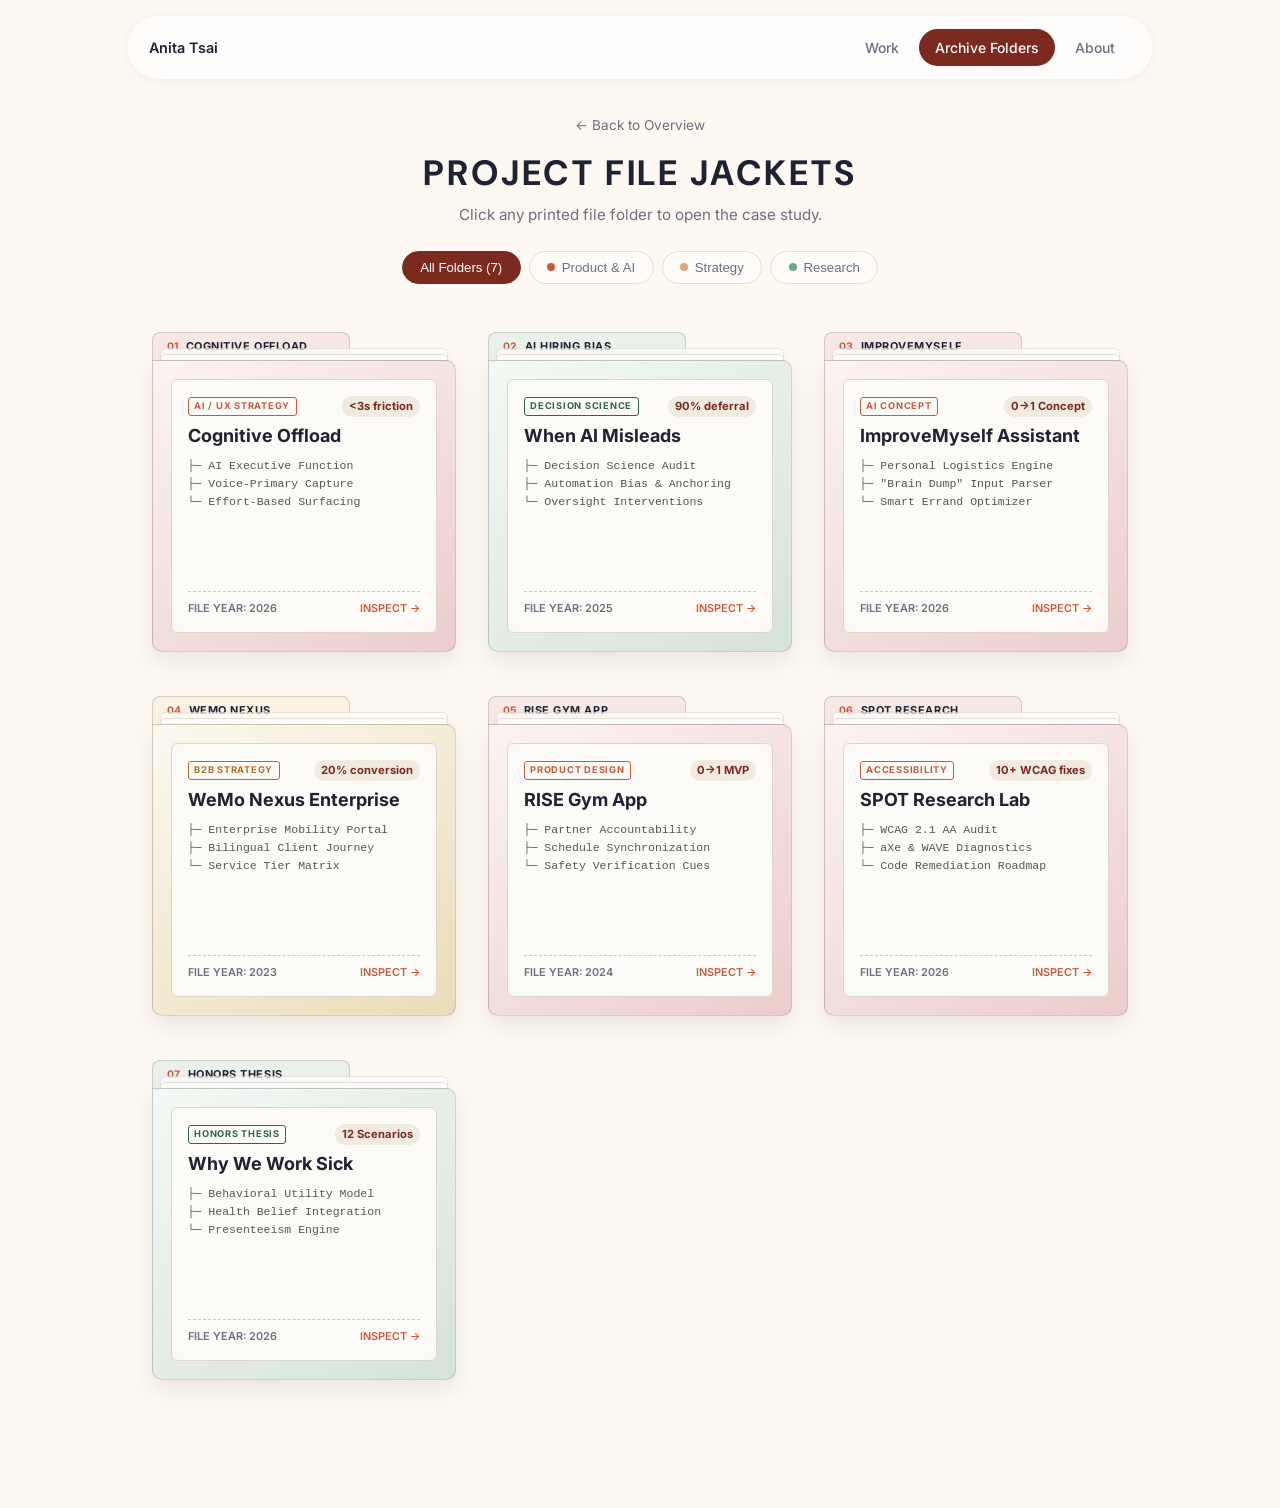
<file: cases.html>
<!doctype html>
<html lang="en">

<head>
  <meta charset="utf-8" />
  <meta name="viewport" content="width=device-width, initial-scale=1" />
  <title>Project File Archive — Anita Tsai</title>
  <link rel="preconnect" href="https://fonts.googleapis.com" />
  <link rel="preconnect" href="https://fonts.gstatic.com" crossorigin />
  <link rel="stylesheet" href="https://fonts.googleapis.com/css2?family=Inter:wght@400;500;600;700&family=DM+Sans:wght@500;600;700&display=swap" />

  <style>
    /* ==========================================================================
       1. CORE DESIGN TOKENS & RESET
       ========================================================================== */
    :root {
      --background: #fdf8f1;
      --foreground: #1e2233;
      --muted-fg: #6b6f80;
      --border: #e6dccb;
      --primary: #7a2a1e;
      --coral: #c85a3c;
      --warm-3: #e0a679;
      --sage: #6ba98a;
      --accent: #f6e3cd;
      --accent-fg: #4a2415;
      --radius-pill: 9999px;
      --radius-lg: 22px;
    }

    * { box-sizing: border-box; margin: 0; padding: 0; }
    html { scroll-behavior: smooth; }

    body {
      font-family: "Inter", system-ui, -apple-system, sans-serif;
      color: var(--foreground);
      background-color: var(--background);
      line-height: 1.5;
      min-height: 100vh;
      overflow-x: hidden;
      padding-bottom: 5rem;
    }

    a { text-decoration: none; color: inherit; }

    /* Header & Nav */
    .header {
      position: fixed;
      top: 0; left: 0; right: 0;
      z-index: 50;
      padding: 1rem;
    }

    .nav {
      max-width: 64rem;
      margin: 0 auto;
      display: flex;
      align-items: center;
      justify-content: space-between;
      padding: 0.75rem 1.25rem;
      border-radius: var(--radius-pill);
      background: rgba(255, 255, 255, 0.75);
      backdrop-filter: blur(14px);
      -webkit-backdrop-filter: blur(14px);
      border: 1px solid rgba(255, 255, 255, 0.6);
      box-shadow: 0 2px 12px rgba(0, 0, 0, 0.05);
    }

    .nav-brand { font-weight: 600; font-size: 0.9rem; }
    .nav-links { display: flex; gap: 0.25rem; }
    .nav-link {
      padding: 0.5rem 1rem;
      border-radius: var(--radius-pill);
      font-size: 0.875rem;
      font-weight: 500;
      color: var(--muted-fg);
    }
    .nav-link.active {
      background: var(--primary);
      color: #ffffff;
    }

    /* Layout Page Wrapper */
    .page {
      max-width: 64rem;
      margin: 0 auto;
      padding: 7rem 1.5rem 3rem;
    }

    .folder-grid-header {
      text-align: center;
      margin-bottom: 3rem;
    }

    .back-link {
      display: inline-block;
      font-size: 0.85rem;
      color: var(--muted-fg);
      margin-bottom: 0.75rem;
      transition: color 0.2s;
    }

    .back-link:hover { color: var(--coral); }

    .archive-main-title {
      font-family: "DM Sans", sans-serif;
      font-size: clamp(1.6rem, 3.5vw, 2.2rem);
      font-weight: 700;
      letter-spacing: 0.08em;
      text-transform: uppercase;
      color: var(--foreground);
    }

    .archive-sub-text {
      font-size: 0.95rem;
      color: var(--muted-fg);
      margin-top: 0.25rem;
    }

    /* Filter Pills */
    .folder-grid-filters {
      display: flex;
      justify-content: center;
      flex-wrap: wrap;
      gap: 0.5rem;
      margin-top: 1.5rem;
    }

    .filter-pill {
      display: inline-flex;
      align-items: center;
      gap: 0.4rem;
      padding: 0.5rem 1.1rem;
      border-radius: var(--radius-pill);
      border: 1px solid var(--border);
      background: rgba(255, 255, 255, 0.6);
      font-size: 0.825rem;
      font-weight: 500;
      color: var(--muted-fg);
      cursor: pointer;
      transition: all 0.2s;
    }

    .filter-pill:hover {
      background: var(--accent);
      color: var(--accent-fg);
    }

    .filter-pill.active {
      background: var(--primary);
      color: #ffffff;
      border-color: var(--primary);
    }

    .dot-ind {
      width: 0.5rem;
      height: 0.5rem;
      border-radius: 50%;
      display: inline-block;
    }

    /* ==========================================================================
       2. MEANINGFUL COLOR-CODED FILE JACKET GRID STYLES
       ========================================================================== */
    .jacket-grid {
      display: grid;
      grid-template-columns: 1fr;
      gap: 2.75rem 2rem;
      margin-top: 1.5rem;
    }

    @media (min-width: 640px) { .jacket-grid { grid-template-columns: repeat(2, 1fr); } }
    @media (min-width: 1024px) { .jacket-grid { grid-template-columns: repeat(3, 1fr); } }

    .folder-jacket-unit {
      position: relative;
      height: 320px;
      display: flex;
      flex-direction: column;
      text-decoration: none;
      color: inherit;
      user-select: none;
    }

    /* Staggered Folder Top Tab */
    .f-jacket-tab {
      width: 65%;
      height: 28px;
      background: var(--j-bg, #edf3f8);
      border: 1px solid rgba(0, 0, 0, 0.15);
      border-bottom: none;
      border-radius: 8px 8px 0 0;
      display: flex;
      align-items: center;
      gap: 0.5rem;
      padding: 0 0.85rem;
      z-index: 1;
    }

    .tab-code { font-size: 0.65rem; font-weight: 700; color: var(--coral); }
    .tab-name { font-size: 0.68rem; font-weight: 700; letter-spacing: 0.05em; color: var(--foreground); }

    /* Paper Sheets Peeking Out Behind Folder Cover */
    .f-behind-sheet {
      position: absolute;
      left: 8px; right: 8px;
      background: #ffffff;
      border: 1px solid #e2ddd3;
      border-radius: 6px;
      box-shadow: 0 2px 8px rgba(0,0,0,0.04);
      transition: transform 0.35s cubic-bezier(0.2, 0.8, 0.2, 1);
    }
    .sheet-2 { top: 16px; bottom: 20px; z-index: 2; opacity: 0.7; }
    .sheet-1 { top: 22px; bottom: 12px; z-index: 3; opacity: 0.9; }

    /* Main Front Folder Jacket Cover */
    .f-jacket-cover {
      position: relative;
      z-index: 4;
      flex: 1;
      background: linear-gradient(145deg, var(--j-start, #f4f7fb) 0%, var(--j-end, #d8e2ed) 100%);
      border: 1px solid rgba(0, 0, 0, 0.15);
      border-radius: 0 10px 10px 10px;
      padding: 1.1rem;
      box-shadow: 0 10px 24px rgba(0, 0, 0, 0.08);
    }

    /* COLOR THEME CATEGORY MAPPINGS */
    /* 🔴 Product & AI Design (Coral Theme) */
    .folder-coral { 
      --j-bg: #f7e8e5; 
      --j-start: #fbf4f2; 
      --j-end: #ebcdcb; 
    }
    .folder-coral .label-stamp { 
      color: var(--coral); 
      border-color: var(--coral); 
    }

    /* 🟠 Strategy & Business (Warm Amber Theme) */
    .folder-amber { 
      --j-bg: #f9f2e3; 
      --j-start: #fcf8f0; 
      --j-end: #ebdcb8; 
    }
    .folder-amber .label-stamp { 
      color: #b46d23; 
      border-color: #b46d23; 
    }

    /* 🟢 Behavioral Research (Sage Green Theme) */
    .folder-sage { 
      --j-bg: #eaf1eb; 
      --j-start: #f4f8f5; 
      --j-end: #d6e3d9; 
    }
    .folder-sage .label-stamp { 
      color: #2e6648; 
      border-color: #2e6648; 
    }

    /* Printed Index Label Attached Directly on Folder Cover */
    .printed-label {
      background: #fdfbf7; /* Off-white paper label */
      border: 1px solid #dcd5c9;
      border-radius: 6px;
      padding: 1rem;
      height: 100%;
      display: flex;
      flex-direction: column;
      box-shadow: inset 0 0 12px rgba(0, 0, 0, 0.02);
    }

    .label-header {
      display: flex;
      align-items: center;
      justify-content: space-between;
      margin-bottom: 0.5rem;
    }

    .label-stamp {
      font-size: 0.58rem;
      font-weight: 700;
      letter-spacing: 0.08em;
      padding: 0.1rem 0.35rem;
      border: 1px solid;
      border-radius: 3px;
      text-transform: uppercase;
    }

    .label-metric {
      font-size: 0.7rem;
      font-weight: 700;
      color: var(--primary);
      background: #f0eae1;
      padding: 0.15rem 0.45rem;
      border-radius: var(--radius-pill);
    }

    .label-title {
      font-size: 1.125rem;
      font-weight: 700;
      color: var(--foreground);
      margin-bottom: 0.6rem;
      line-height: 1.25;
    }

    .label-tree {
      font-family: ui-monospace, SFMono-Regular, Menlo, Monaco, monospace;
      font-size: 0.72rem;
      color: #555;
      line-height: 1.55;
      margin-bottom: 0.75rem;
    }

    .tree-branch {
      white-space: nowrap;
      overflow: hidden;
      text-overflow: ellipsis;
    }

    .label-footer {
      margin-top: auto;
      padding-top: 0.5rem;
      border-top: 1px dashed #d0c8bc;
      display: flex;
      align-items: center;
      justify-content: space-between;
      font-size: 0.68rem;
      font-weight: 600;
      color: var(--muted-fg);
    }

    .label-link {
      color: var(--coral);
      transition: transform 0.2s;
    }

    /* Hover Effect: Paper lifts out of folder pocket! */
    .folder-jacket-unit:hover .sheet-2 { transform: translateY(-12px); }
    .folder-jacket-unit:hover .sheet-1 { transform: translateY(-6px); }
    .folder-jacket-unit:hover .label-link { transform: translateX(3px); }
  </style>
</head>

<body>

  <header class="header">
    <nav class="nav" aria-label="Primary">
      <a href="index.html" class="nav-brand">Anita Tsai</a>
      <div class="nav-links">
        <a href="index.html" class="nav-link">Work</a>
        <a href="cases.html" class="nav-link active">Archive Folders</a>
        <a href="index.html?page=about" class="nav-link">About</a>
      </div>
    </nav>
  </header>

  <main class="page">
    
    <!-- Page Header -->
    <div class="folder-grid-header">
      <a href="index.html" class="back-link">← Back to Overview</a>
      <h1 class="archive-main-title">PROJECT FILE JACKETS</h1>
      <p class="archive-sub-text">Click any printed file folder to open the case study.</p>
      
      <!-- Meaningful Filter Pills with Color Indicators -->
      <div class="folder-grid-filters">
        <button class="filter-pill active" data-filter="all">All Folders (7)</button>
        <button class="filter-pill" data-filter="design">
          <span class="dot-ind" style="background: var(--coral);"></span>Product &amp; AI
        </button>
        <button class="filter-pill" data-filter="strategy">
          <span class="dot-ind" style="background: var(--warm-3);"></span>Strategy
        </button>
        <button class="filter-pill" data-filter="research">
          <span class="dot-ind" style="background: var(--sage);"></span>Research
        </button>
      </div>
    </div>

    <!-- Folder Jacket Grid -->
    <div class="jacket-grid" id="jacket-grid">

      <!-- 01 | Cognitive Offload (Product & AI -> Coral Theme) -->
      <a href="cognitive-offload.html" class="folder-jacket-unit folder-coral" data-category="design">
        <div class="f-jacket-tab">
          <span class="tab-code">01</span>
          <span class="tab-name">COGNITIVE OFFLOAD</span>
        </div>
        <div class="f-behind-sheet sheet-2"></div>
        <div class="f-behind-sheet sheet-1"></div>
        <div class="f-jacket-cover">
          <div class="printed-label">
            <div class="label-header">
              <span class="label-stamp">AI / UX STRATEGY</span>
              <span class="label-metric">&lt;3s friction</span>
            </div>
            <h3 class="label-title">Cognitive Offload</h3>
            <div class="label-tree">
              <div class="tree-branch">├─ AI Executive Function</div>
              <div class="tree-branch">├─ Voice-Primary Capture</div>
              <div class="tree-branch">└─ Effort-Based Surfacing</div>
            </div>
            <div class="label-footer">
              <span class="label-year">FILE YEAR: 2026</span>
              <span class="label-link">INSPECT →</span>
            </div>
          </div>
        </div>
      </a>

      <!-- 02 | When AI Misleads (Research -> Sage Green Theme) -->
      <a href="ai-hiring-bias.html" class="folder-jacket-unit folder-sage" data-category="research">
        <div class="f-jacket-tab">
          <span class="tab-code">02</span>
          <span class="tab-name">AI HIRING BIAS</span>
        </div>
        <div class="f-behind-sheet sheet-2"></div>
        <div class="f-behind-sheet sheet-1"></div>
        <div class="f-jacket-cover">
          <div class="printed-label">
            <div class="label-header">
              <span class="label-stamp">DECISION SCIENCE</span>
              <span class="label-metric">90% deferral</span>
            </div>
            <h3 class="label-title">When AI Misleads</h3>
            <div class="label-tree">
              <div class="tree-branch">├─ Decision Science Audit</div>
              <div class="tree-branch">├─ Automation Bias &amp; Anchoring</div>
              <div class="tree-branch">└─ Oversight Interventions</div>
            </div>
            <div class="label-footer">
              <span class="label-year">FILE YEAR: 2025</span>
              <span class="label-link">INSPECT →</span>
            </div>
          </div>
        </div>
      </a>

      <!-- 03 | ImproveMyself (Product & AI -> Coral Theme) -->
      <a href="improve-myself.html" class="folder-jacket-unit folder-coral" data-category="design">
        <div class="f-jacket-tab">
          <span class="tab-code">03</span>
          <span class="tab-name">IMPROVEMYSELF</span>
        </div>
        <div class="f-behind-sheet sheet-2"></div>
        <div class="f-behind-sheet sheet-1"></div>
        <div class="f-jacket-cover">
          <div class="printed-label">
            <div class="label-header">
              <span class="label-stamp">AI CONCEPT</span>
              <span class="label-metric">0→1 Concept</span>
            </div>
            <h3 class="label-title">ImproveMyself Assistant</h3>
            <div class="label-tree">
              <div class="tree-branch">├─ Personal Logistics Engine</div>
              <div class="tree-branch">├─ "Brain Dump" Input Parser</div>
              <div class="tree-branch">└─ Smart Errand Optimizer</div>
            </div>
            <div class="label-footer">
              <span class="label-year">FILE YEAR: 2026</span>
              <span class="label-link">INSPECT →</span>
            </div>
          </div>
        </div>
      </a>

      <!-- 04 | WeMo Nexus (Strategy -> Warm Amber Theme) -->
      <a href="wemo-nexus.html" class="folder-jacket-unit folder-amber" data-category="strategy">
        <div class="f-jacket-tab">
          <span class="tab-code">04</span>
          <span class="tab-name">WEMO NEXUS</span>
        </div>
        <div class="f-behind-sheet sheet-2"></div>
        <div class="f-behind-sheet sheet-1"></div>
        <div class="f-jacket-cover">
          <div class="printed-label">
            <div class="label-header">
              <span class="label-stamp">B2B STRATEGY</span>
              <span class="label-metric">20% conversion</span>
            </div>
            <h3 class="label-title">WeMo Nexus Enterprise</h3>
            <div class="label-tree">
              <div class="tree-branch">├─ Enterprise Mobility Portal</div>
              <div class="tree-branch">├─ Bilingual Client Journey</div>
              <div class="tree-branch">└─ Service Tier Matrix</div>
            </div>
            <div class="label-footer">
              <span class="label-year">FILE YEAR: 2023</span>
              <span class="label-link">INSPECT →</span>
            </div>
          </div>
        </div>
      </a>

      <!-- 05 | RISE Gym App (Product & AI -> Coral Theme) -->
      <a href="rise-gym-app.html" class="folder-jacket-unit folder-coral" data-category="design">
        <div class="f-jacket-tab">
          <span class="tab-code">05</span>
          <span class="tab-name">RISE GYM APP</span>
        </div>
        <div class="f-behind-sheet sheet-2"></div>
        <div class="f-behind-sheet sheet-1"></div>
        <div class="f-jacket-cover">
          <div class="printed-label">
            <div class="label-header">
              <span class="label-stamp">PRODUCT DESIGN</span>
              <span class="label-metric">0→1 MVP</span>
            </div>
            <h3 class="label-title">RISE Gym App</h3>
            <div class="label-tree">
              <div class="tree-branch">├─ Partner Accountability</div>
              <div class="tree-branch">├─ Schedule Synchronization</div>
              <div class="tree-branch">└─ Safety Verification Cues</div>
            </div>
            <div class="label-footer">
              <span class="label-year">FILE YEAR: 2024</span>
              <span class="label-link">INSPECT →</span>
            </div>
          </div>
        </div>
      </a>

      <!-- 06 | SPOT Research (Product & AI -> Coral Theme) -->
      <a href="spot-accessibility.html" class="folder-jacket-unit folder-coral" data-category="design">
        <div class="f-jacket-tab">
          <span class="tab-code">06</span>
          <span class="tab-name">SPOT RESEARCH</span>
        </div>
        <div class="f-behind-sheet sheet-2"></div>
        <div class="f-behind-sheet sheet-1"></div>
        <div class="f-jacket-cover">
          <div class="printed-label">
            <div class="label-header">
              <span class="label-stamp">ACCESSIBILITY</span>
              <span class="label-metric">10+ WCAG fixes</span>
            </div>
            <h3 class="label-title">SPOT Research Lab</h3>
            <div class="label-tree">
              <div class="tree-branch">├─ WCAG 2.1 AA Audit</div>
              <div class="tree-branch">├─ aXe &amp; WAVE Diagnostics</div>
              <div class="tree-branch">└─ Code Remediation Roadmap</div>
            </div>
            <div class="label-footer">
              <span class="label-year">FILE YEAR: 2026</span>
              <span class="label-link">INSPECT →</span>
            </div>
          </div>
        </div>
      </a>

      <!-- 07 | Honors Thesis (Research -> Sage Green Theme) -->
      <a href="sick-leave-thesis.html" class="folder-jacket-unit folder-sage" data-category="research">
        <div class="f-jacket-tab">
          <span class="tab-code">07</span>
          <span class="tab-name">HONORS THESIS</span>
        </div>
        <div class="f-behind-sheet sheet-2"></div>
        <div class="f-behind-sheet sheet-1"></div>
        <div class="f-jacket-cover">
          <div class="printed-label">
            <div class="label-header">
              <span class="label-stamp">HONORS THESIS</span>
              <span class="label-metric">12 Scenarios</span>
            </div>
            <h3 class="label-title">Why We Work Sick</h3>
            <div class="label-tree">
              <div class="tree-branch">├─ Behavioral Utility Model</div>
              <div class="tree-branch">├─ Health Belief Integration</div>
              <div class="tree-branch">└─ Presenteeism Engine</div>
            </div>
            <div class="label-footer">
              <span class="label-year">FILE YEAR: 2026</span>
              <span class="label-link">INSPECT →</span>
            </div>
          </div>
        </div>
      </a>

    </div>
  </main>

  <!-- Interactive Category Filtering Script -->
  <script>
    document.addEventListener("DOMContentLoaded", () => {
      const filterBtns = document.querySelectorAll(".filter-pill");
      const units = document.querySelectorAll(".folder-jacket-unit");

      filterBtns.forEach(btn => {
        btn.addEventListener("click", () => {
          filterBtns.forEach(b => b.classList.remove("active"));
          btn.classList.add("active");

          const filter = btn.dataset.filter;
          units.forEach(unit => {
            if (filter === "all" || unit.dataset.category === filter) {
              unit.style.display = "flex";
            } else {
              unit.style.display = "none";
            }
          });
        });
      });
    });
  </script>
</body>
</html>
</file>
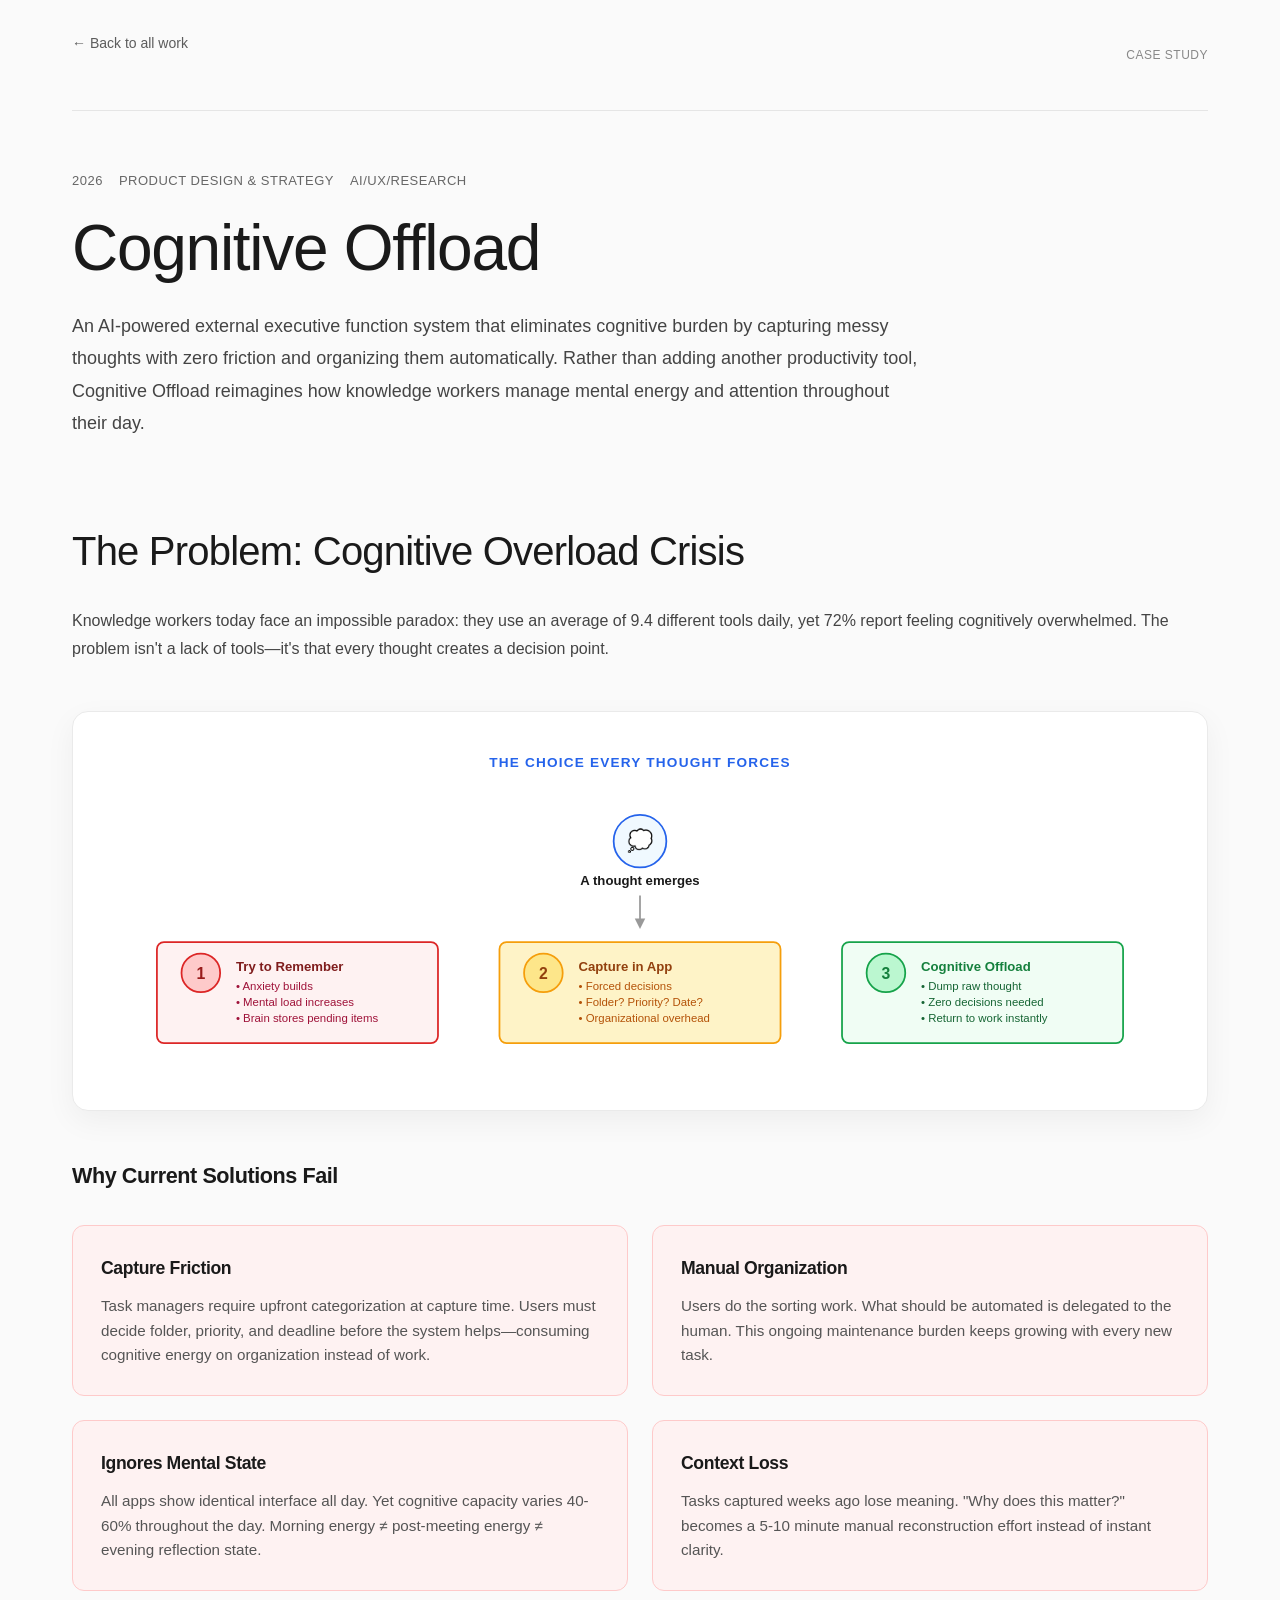
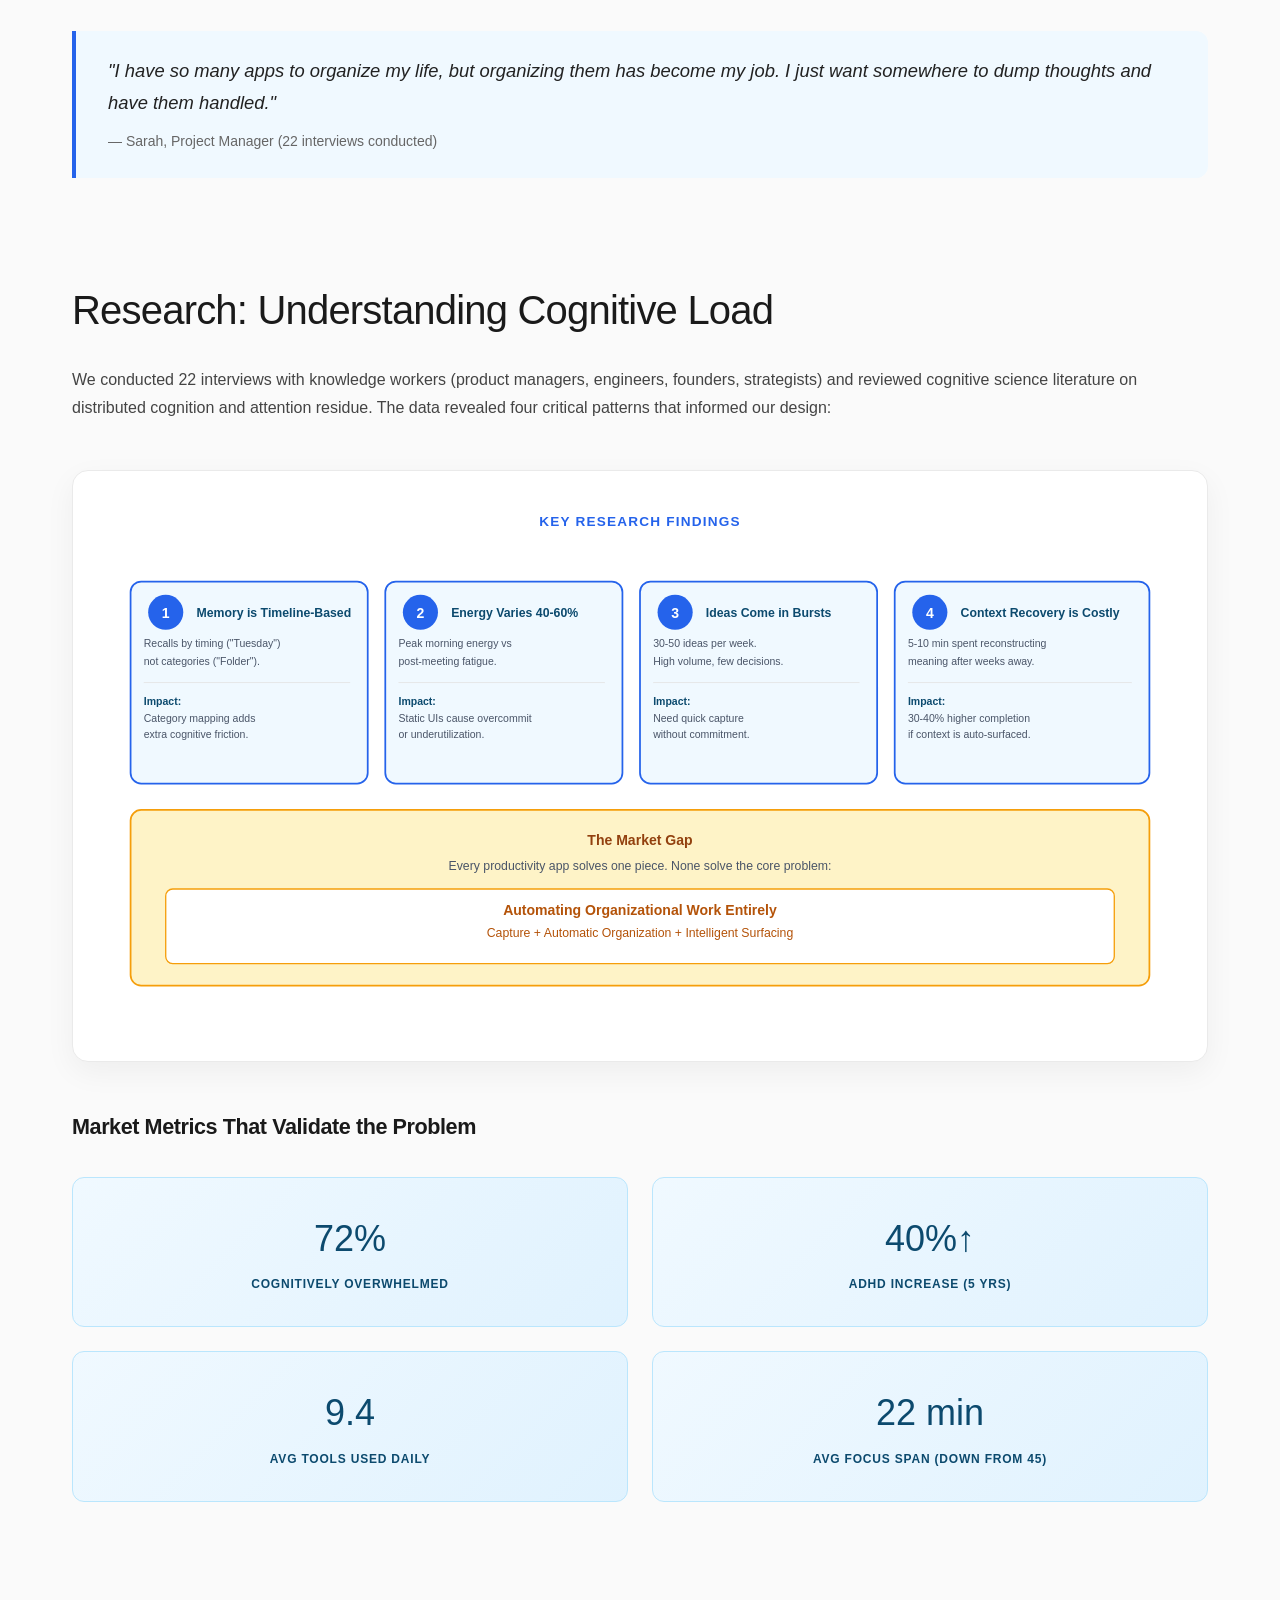
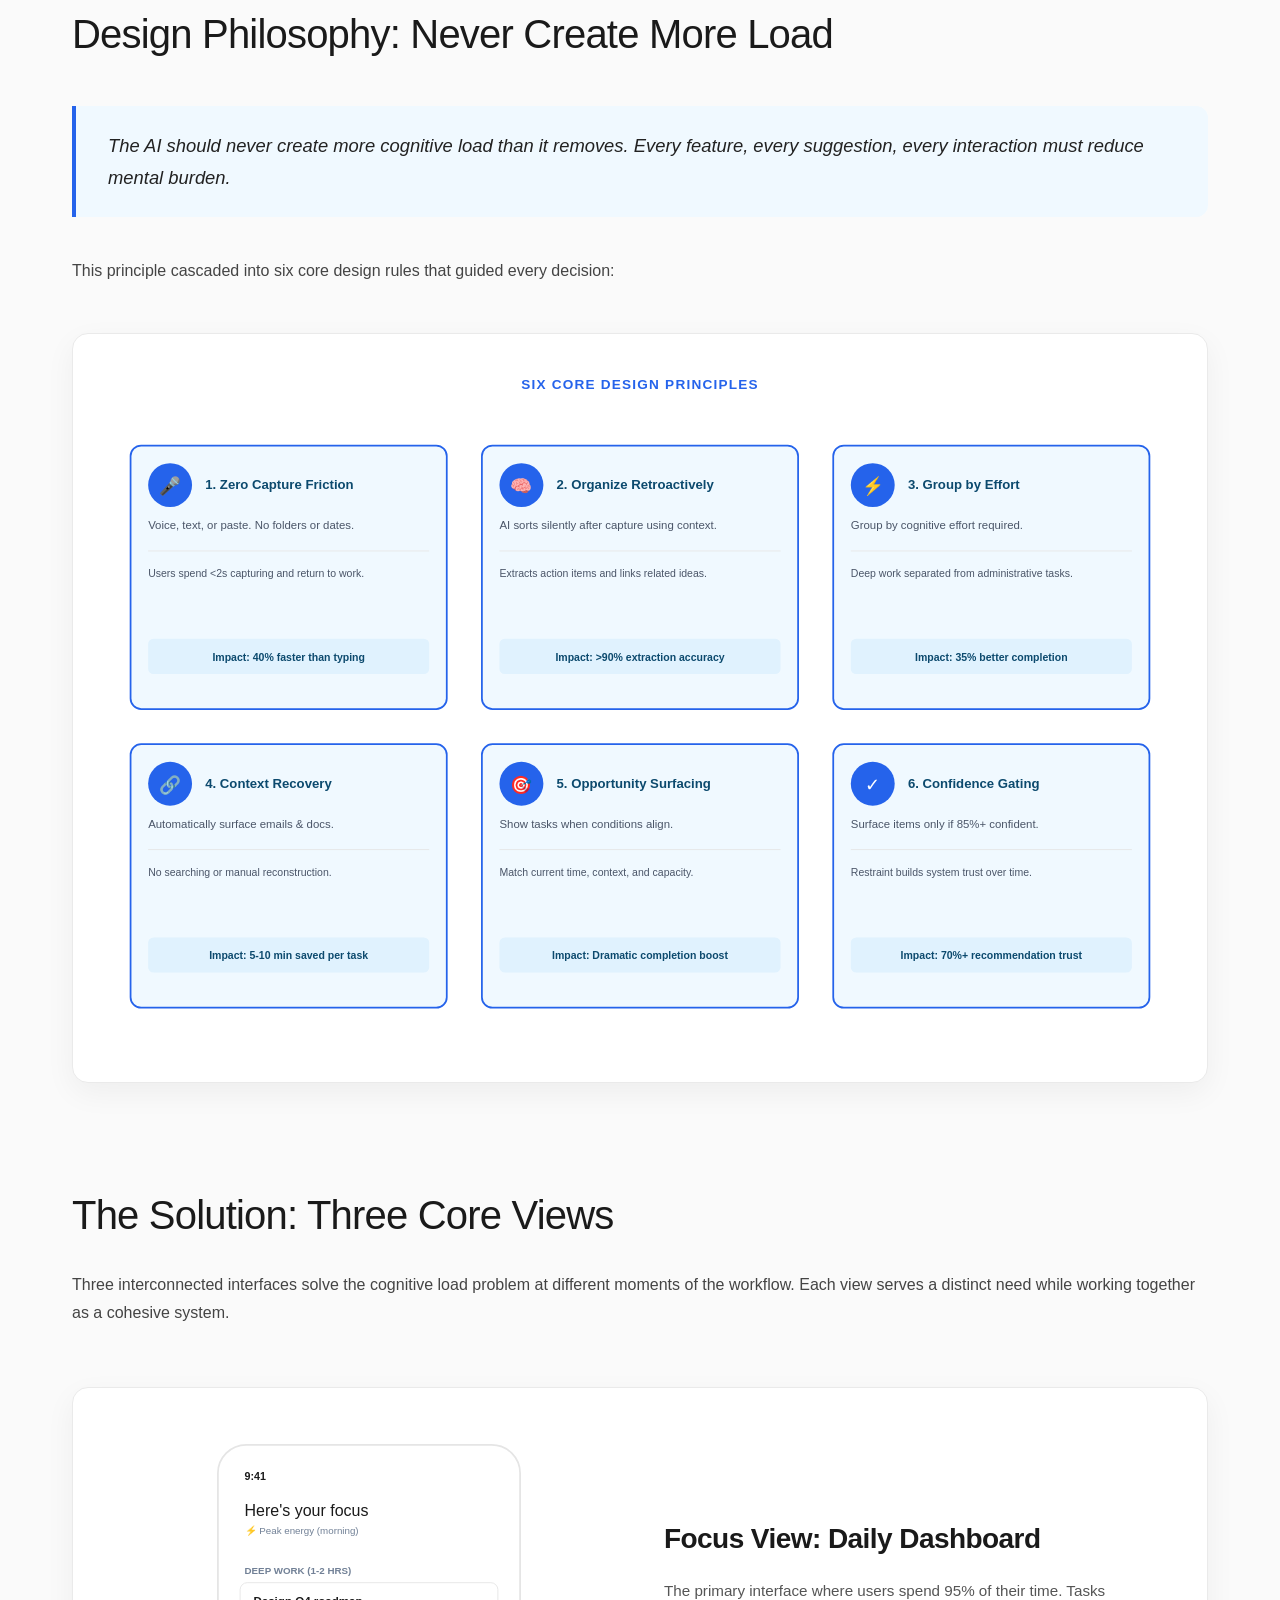
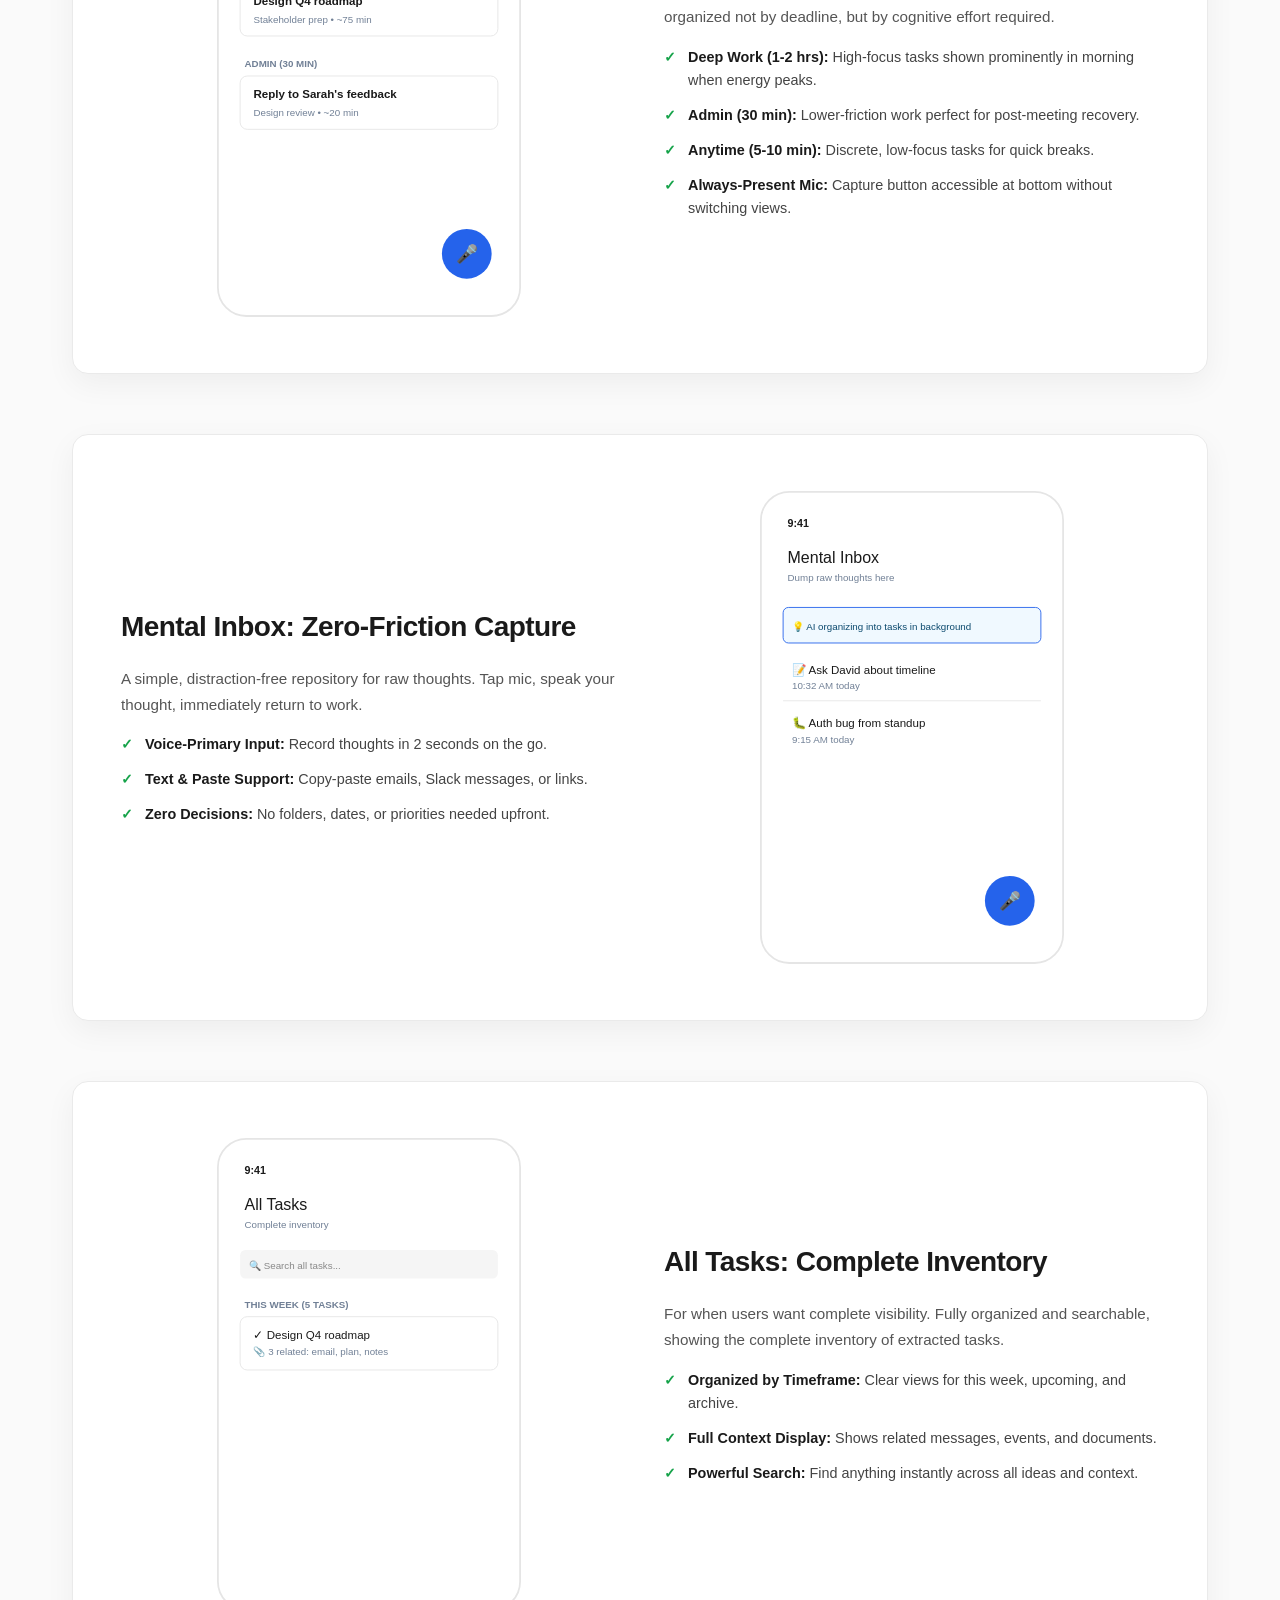
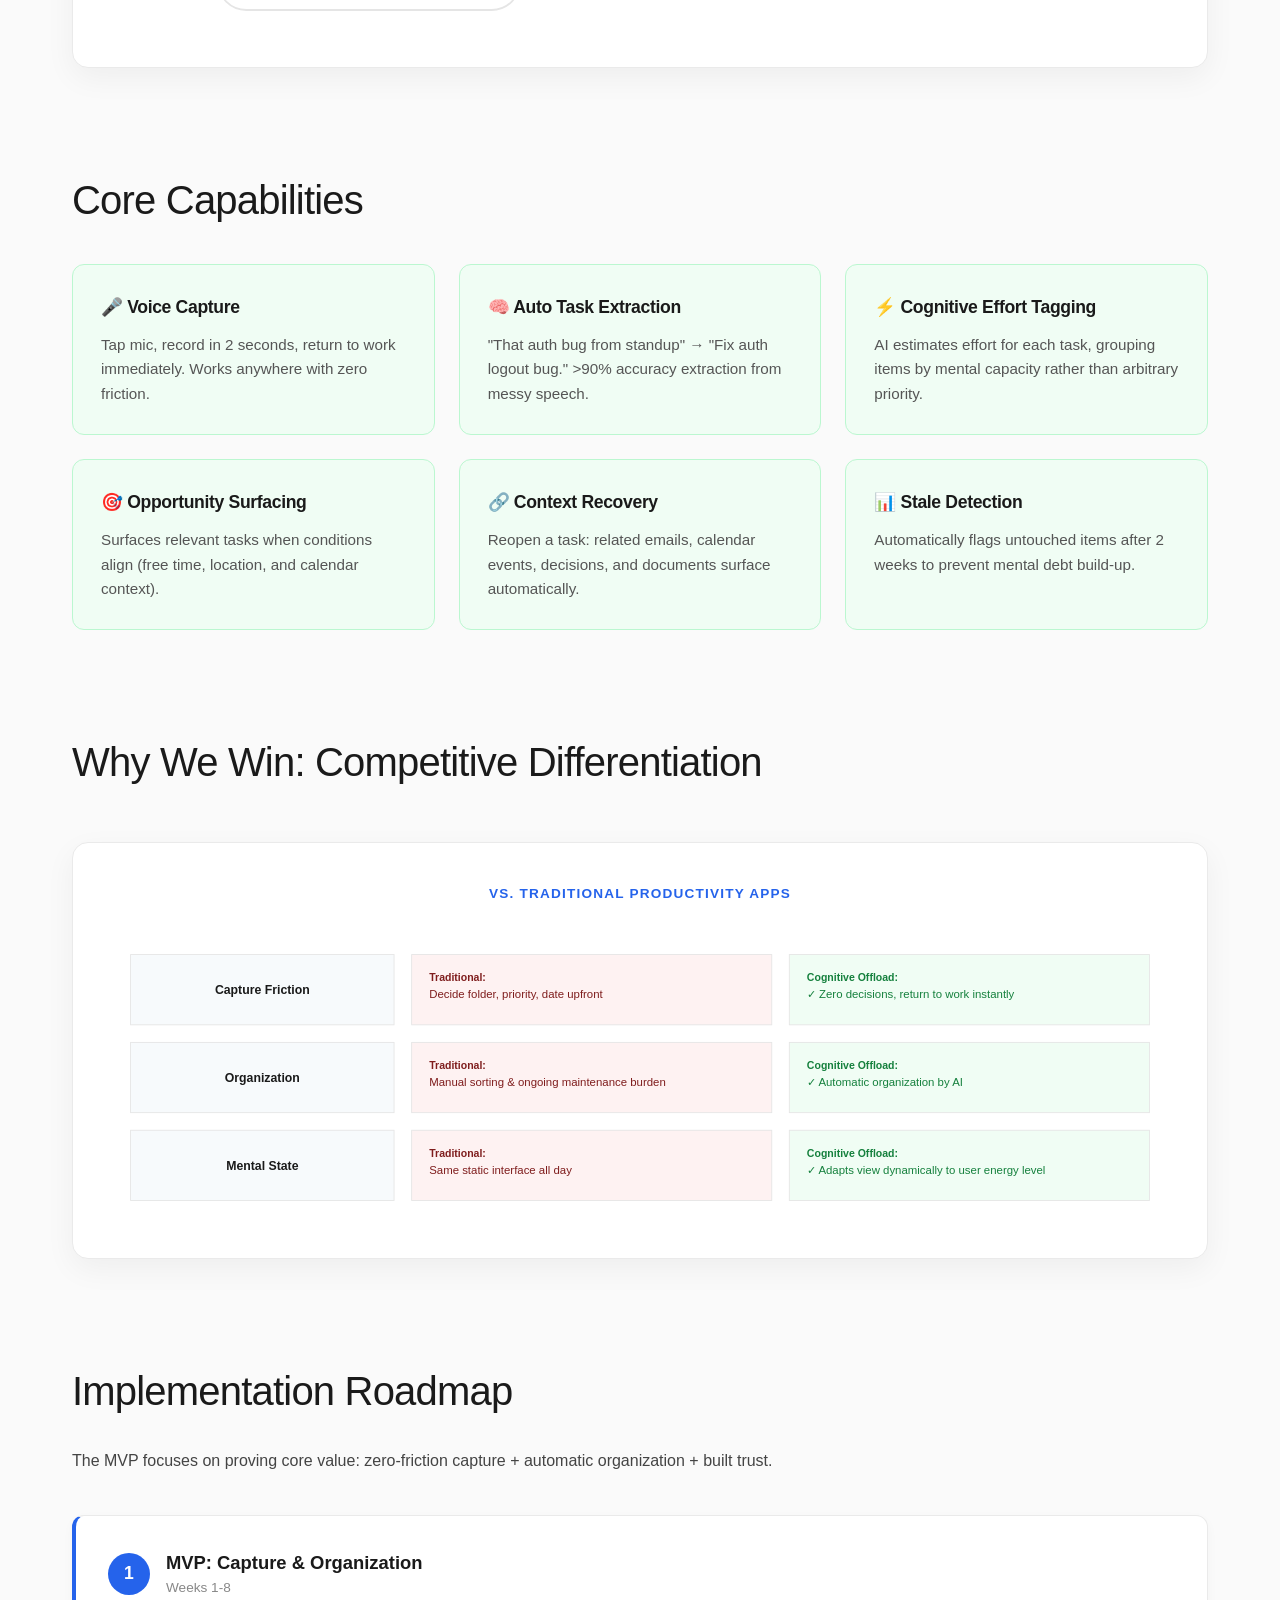
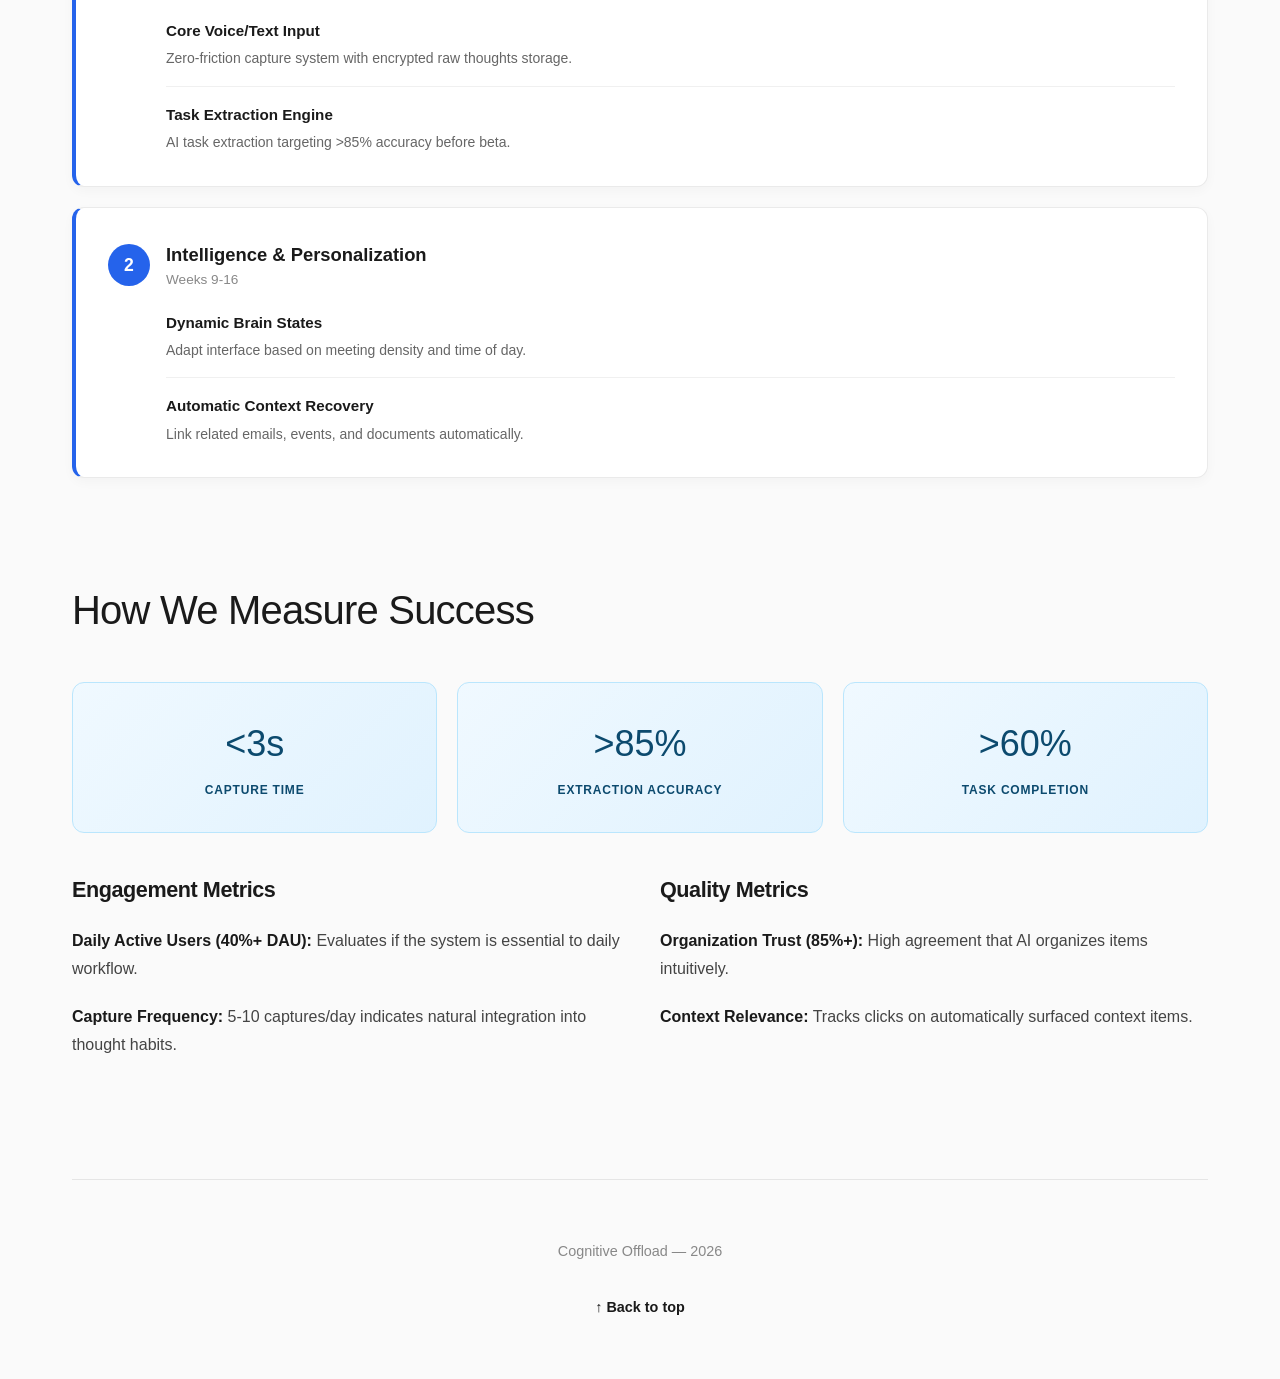
<file: cognitiveoffload.html>
<!DOCTYPE html>
<html lang="en">
<head>
  <meta charset="UTF-8">
  <meta name="viewport" content="width=device-width, initial-scale=1.0">
  <title>Cognitive Offload - Case Study</title>
  <link rel="stylesheet" href="anitauiux.css">
</head>
<body>
  <div class="container">
    
    <!-- Navigation -->
    <nav>
      <a class="back-link" href="index.html">&larr; Back to all work</a>

      <div class="case-study-label">Case Study</div>
    </nav>

    <!-- Hero -->
    <section class="hero">
      <div class="project-meta">
        <span>2026</span>
        <span>Product Design &amp; Strategy</span>
        <span>AI/UX/Research</span>
      </div>
      <h1>Cognitive Offload</h1>
      <p class="intro-text">
        An AI-powered external executive function system that eliminates cognitive burden by capturing messy thoughts with zero friction and organizing them automatically. Rather than adding another productivity tool, Cognitive Offload reimagines how knowledge workers manage mental energy and attention throughout their day.
      </p>
    </section>

    <!-- Problem Section -->
    <section>
      <h2>The Problem: Cognitive Overload Crisis</h2>
      <p>
        Knowledge workers today face an impossible paradox: they use an average of 9.4 different tools daily, yet 72% report feeling cognitively overwhelmed. The problem isn't a lack of tools—it's that every thought creates a decision point.
      </p>

      <div class="diagram-block">
        <div class="diagram-title">The Choice Every Thought Forces</div>
        <svg viewBox="0 0 1200 300" preserveAspectRatio="xMidYMid meet">
          <!-- Thought bubble -->
          <circle cx="600" cy="40" r="30" fill="#f0f9ff" stroke="#2563eb" stroke-width="2"/>
          <text x="600" y="48" font-size="24" text-anchor="middle">💭</text>
          <text x="600" y="90" font-size="15" font-weight="600" text-anchor="middle" fill="#1a1a1a">A thought emerges</text>

          <!-- Arrow down -->
          <line x1="600" y1="102" x2="600" y2="135" stroke="#999" stroke-width="2"/>
          <polygon points="600,140 594,128 606,128" fill="#999"/>

          <!-- Path 1: Try to remember -->
          <g>
            <rect x="50" y="155" width="320" height="115" rx="8" fill="#fef2f2" stroke="#dc2626" stroke-width="2"/>
            <circle cx="100" cy="190" r="22" fill="#fecaca" stroke="#dc2626" stroke-width="2"/>
            <text x="100" y="197" font-size="18" text-anchor="middle" fill="#991b1b" font-weight="700">1</text>
            <text x="140" y="188" font-size="15" font-weight="700" fill="#7f1d1d">Try to Remember</text>
            <text x="140" y="210" font-size="13" fill="#9f1239">• Anxiety builds</text>
            <text x="140" y="228" font-size="13" fill="#9f1239">• Mental load increases</text>
            <text x="140" y="246" font-size="13" fill="#9f1239">• Brain stores pending items</text>
          </g>

          <!-- Path 2: Capture in app -->
          <g>
            <rect x="440" y="155" width="320" height="115" rx="8" fill="#fef3c7" stroke="#f59e0b" stroke-width="2"/>
            <circle cx="490" cy="190" r="22" fill="#fde68a" stroke="#f59e0b" stroke-width="2"/>
            <text x="490" y="197" font-size="18" text-anchor="middle" fill="#92400e" font-weight="700">2</text>
            <text x="530" y="188" font-size="15" font-weight="700" fill="#92400e">Capture in App</text>
            <text x="530" y="210" font-size="13" fill="#b45309">• Forced decisions</text>
            <text x="530" y="228" font-size="13" fill="#b45309">• Folder? Priority? Date?</text>
            <text x="530" y="246" font-size="13" fill="#b45309">• Organizational overhead</text>
          </g>

          <!-- Path 3: Cognitive Offload -->
          <g>
            <rect x="830" y="155" width="320" height="115" rx="8" fill="#f0fdf4" stroke="#16a34a" stroke-width="2"/>
            <circle cx="880" cy="190" r="22" fill="#bbf7d0" stroke="#16a34a" stroke-width="2"/>
            <text x="880" y="197" font-size="18" text-anchor="middle" fill="#15803d" font-weight="700">3</text>
            <text x="920" y="188" font-size="15" font-weight="700" fill="#15803d">Cognitive Offload</text>
            <text x="920" y="210" font-size="13" fill="#166534">• Dump raw thought</text>
            <text x="920" y="228" font-size="13" fill="#166534">• Zero decisions needed</text>
            <text x="920" y="246" font-size="13" fill="#166534">• Return to work instantly</text>
          </g>
        </svg>
      </div>

      <h3>Why Current Solutions Fail</h3>
      <div class="grid-2">
        <div class="card problem">
          <h4>Capture Friction</h4>
          <p>Task managers require upfront categorization at capture time. Users must decide folder, priority, and deadline before the system helps—consuming cognitive energy on organization instead of work.</p>
        </div>
        <div class="card problem">
          <h4>Manual Organization</h4>
          <p>Users do the sorting work. What should be automated is delegated to the human. This ongoing maintenance burden keeps growing with every new task.</p>
        </div>
        <div class="card problem">
          <h4>Ignores Mental State</h4>
          <p>All apps show identical interface all day. Yet cognitive capacity varies 40-60% throughout the day. Morning energy ≠ post-meeting energy ≠ evening reflection state.</p>
        </div>
        <div class="card problem">
          <h4>Context Loss</h4>
          <p>Tasks captured weeks ago lose meaning. "Why does this matter?" becomes a 5-10 minute manual reconstruction effort instead of instant clarity.</p>
        </div>
      </div>

      <blockquote>
        "I have so many apps to organize my life, but organizing them has become my job. I just want somewhere to dump thoughts and have them handled."
        <div class="quote-source">— Sarah, Project Manager (22 interviews conducted)</div>
      </blockquote>
    </section>

    <!-- Research Section -->
    <section>
      <h2>Research: Understanding Cognitive Load</h2>
      <p>
        We conducted 22 interviews with knowledge workers (product managers, engineers, founders, strategists) and reviewed cognitive science literature on distributed cognition and attention residue. The data revealed four critical patterns that informed our design:
      </p>

      <div class="diagram-block">
        <div class="diagram-title">Key Research Findings</div>
        <svg viewBox="0 0 1200 520" preserveAspectRatio="xMidYMid meet">
          <!-- Finding 1 -->
          <g>
            <rect x="20" y="20" width="270" height="230" rx="12" fill="#f0f9ff" stroke="#2563eb" stroke-width="2"/>
            <circle cx="60" cy="55" r="20" fill="#2563eb"/>
            <text x="60" y="62" font-size="16" text-anchor="middle" fill="white" font-weight="700">1</text>
            <text x="95" y="60" font-size="14" font-weight="700" fill="#0c4a6e">Memory is Timeline-Based</text>
            <text x="35" y="95" font-size="12" fill="#4a5568">Recalls by timing ("Tuesday")</text>
            <text x="35" y="115" font-size="12" fill="#4a5568">not categories ("Folder").</text>
            <line x1="35" y1="135" x2="270" y2="135" stroke="#e5e5e5" stroke-width="1"/>
            <text x="35" y="160" font-size="12" fill="#0c4a6e" font-weight="700">Impact:</text>
            <text x="35" y="180" font-size="12" fill="#4a5568">Category mapping adds</text>
            <text x="35" y="198" font-size="12" fill="#4a5568">extra cognitive friction.</text>
          </g>

          <!-- Finding 2 -->
          <g>
            <rect x="310" y="20" width="270" height="230" rx="12" fill="#f0f9ff" stroke="#2563eb" stroke-width="2"/>
            <circle cx="350" cy="55" r="20" fill="#2563eb"/>
            <text x="350" y="62" font-size="16" text-anchor="middle" fill="white" font-weight="700">2</text>
            <text x="385" y="60" font-size="14" font-weight="700" fill="#0c4a6e">Energy Varies 40-60%</text>
            <text x="325" y="95" font-size="12" fill="#4a5568">Peak morning energy vs</text>
            <text x="325" y="115" font-size="12" fill="#4a5568">post-meeting fatigue.</text>
            <line x1="325" y1="135" x2="560" y2="135" stroke="#e5e5e5" stroke-width="1"/>
            <text x="325" y="160" font-size="12" fill="#0c4a6e" font-weight="700">Impact:</text>
            <text x="325" y="180" font-size="12" fill="#4a5568">Static UIs cause overcommit</text>
            <text x="325" y="198" font-size="12" fill="#4a5568">or underutilization.</text>
          </g>

          <!-- Finding 3 -->
          <g>
            <rect x="600" y="20" width="270" height="230" rx="12" fill="#f0f9ff" stroke="#2563eb" stroke-width="2"/>
            <circle cx="640" cy="55" r="20" fill="#2563eb"/>
            <text x="640" y="62" font-size="16" text-anchor="middle" fill="white" font-weight="700">3</text>
            <text x="675" y="60" font-size="14" font-weight="700" fill="#0c4a6e">Ideas Come in Bursts</text>
            <text x="615" y="95" font-size="12" fill="#4a5568">30-50 ideas per week.</text>
            <text x="615" y="115" font-size="12" fill="#4a5568">High volume, few decisions.</text>
            <line x1="615" y1="135" x2="850" y2="135" stroke="#e5e5e5" stroke-width="1"/>
            <text x="615" y="160" font-size="12" fill="#0c4a6e" font-weight="700">Impact:</text>
            <text x="615" y="180" font-size="12" fill="#4a5568">Need quick capture</text>
            <text x="615" y="198" font-size="12" fill="#4a5568">without commitment.</text>
          </g>

          <!-- Finding 4 -->
          <g>
            <rect x="890" y="20" width="290" height="230" rx="12" fill="#f0f9ff" stroke="#2563eb" stroke-width="2"/>
            <circle cx="930" cy="55" r="20" fill="#2563eb"/>
            <text x="930" y="62" font-size="16" text-anchor="middle" fill="white" font-weight="700">4</text>
            <text x="965" y="60" font-size="14" font-weight="700" fill="#0c4a6e">Context Recovery is Costly</text>
            <text x="905" y="95" font-size="12" fill="#4a5568">5-10 min spent reconstructing</text>
            <text x="905" y="115" font-size="12" fill="#4a5568">meaning after weeks away.</text>
            <line x1="905" y1="135" x2="1160" y2="135" stroke="#e5e5e5" stroke-width="1"/>
            <text x="905" y="160" font-size="12" fill="#0c4a6e" font-weight="700">Impact:</text>
            <text x="905" y="180" font-size="12" fill="#4a5568">30-40% higher completion</text>
            <text x="905" y="198" font-size="12" fill="#4a5568">if context is auto-surfaced.</text>
          </g>

          <!-- Market Gap -->
          <g>
            <rect x="20" y="280" width="1160" height="200" rx="12" fill="#fef3c7" stroke="#f59e0b" stroke-width="2"/>
            <text x="600" y="320" font-size="16" font-weight="700" text-anchor="middle" fill="#92400e">The Market Gap</text>
            <text x="600" y="348" font-size="14" text-anchor="middle" fill="#4a5568">Every productivity app solves one piece. None solve the core problem:</text>
            
            <rect x="60" y="370" width="1080" height="85" rx="8" fill="white" stroke="#f59e0b" stroke-width="1.5"/>
            <text x="600" y="400" font-size="16" font-weight="700" text-anchor="middle" fill="#b45309">Automating Organizational Work Entirely</text>
            <text x="600" y="425" font-size="14" text-anchor="middle" fill="#b45309">Capture + Automatic Organization + Intelligent Surfacing</text>
          </g>
        </svg>
      </div>

      <h3>Market Metrics That Validate the Problem</h3>
      <div class="grid-4">
        <div class="metric-card">
          <div class="metric-value">72%</div>
          <div class="metric-label">Cognitively Overwhelmed</div>
        </div>
        <div class="metric-card">
          <div class="metric-value">40%↑</div>
          <div class="metric-label">ADHD Increase (5 yrs)</div>
        </div>
        <div class="metric-card">
          <div class="metric-value">9.4</div>
          <div class="metric-label">Avg Tools Used Daily</div>
        </div>
        <div class="metric-card">
          <div class="metric-value">22 min</div>
          <div class="metric-label">Avg Focus Span (down from 45)</div>
        </div>
      </div>
    </section>

    <!-- Design Philosophy -->
    <section>
      <h2>Design Philosophy: Never Create More Load</h2>
      <blockquote>
        The AI should never create more cognitive load than it removes. Every feature, every suggestion, every interaction must reduce mental burden.
      </blockquote>
      <p>
        This principle cascaded into six core design rules that guided every decision:
      </p>

      <div class="diagram-block">
        <div class="diagram-title">Six Core Design Principles</div>
        <svg viewBox="0 0 1200 700" preserveAspectRatio="xMidYMid meet">
          <!-- Row 1 -->
          <!-- Principle 1 -->
          <g>
            <rect x="20" y="20" width="360" height="300" rx="12" fill="#f0f9ff" stroke="#2563eb" stroke-width="2"/>
            <circle cx="65" cy="65" r="25" fill="#2563eb"/>
            <text x="65" y="73" font-size="20" text-anchor="middle" fill="white">🎤</text>
            <text x="105" y="70" font-size="15" font-weight="700" fill="#0c4a6e">1. Zero Capture Friction</text>
            <text x="40" y="115" font-size="13" fill="#4a5568">Voice, text, or paste. No folders or dates.</text>
            <line x1="40" y1="140" x2="360" y2="140" stroke="#e5e5e5" stroke-width="1"/>
            <text x="40" y="170" font-size="12" fill="#4a5568">Users spend &lt;2s capturing and return to work.</text>
            <rect x="40" y="240" width="320" height="40" rx="6" fill="#e0f2fe"/>
            <text x="200" y="265" font-size="12" font-weight="700" text-anchor="middle" fill="#0c4a6e">Impact: 40% faster than typing</text>
          </g>

          <!-- Principle 2 -->
          <g>
            <rect x="420" y="20" width="360" height="300" rx="12" fill="#f0f9ff" stroke="#2563eb" stroke-width="2"/>
            <circle cx="465" cy="65" r="25" fill="#2563eb"/>
            <text x="465" y="73" font-size="20" text-anchor="middle" fill="white">🧠</text>
            <text x="505" y="70" font-size="15" font-weight="700" fill="#0c4a6e">2. Organize Retroactively</text>
            <text x="440" y="115" font-size="13" fill="#4a5568">AI sorts silently after capture using context.</text>
            <line x1="440" y1="140" x2="760" y2="140" stroke="#e5e5e5" stroke-width="1"/>
            <text x="440" y="170" font-size="12" fill="#4a5568">Extracts action items and links related ideas.</text>
            <rect x="440" y="240" width="320" height="40" rx="6" fill="#e0f2fe"/>
            <text x="600" y="265" font-size="12" font-weight="700" text-anchor="middle" fill="#0c4a6e">Impact: &gt;90% extraction accuracy</text>
          </g>

          <!-- Principle 3 -->
          <g>
            <rect x="820" y="20" width="360" height="300" rx="12" fill="#f0f9ff" stroke="#2563eb" stroke-width="2"/>
            <circle cx="865" cy="65" r="25" fill="#2563eb"/>
            <text x="865" y="73" font-size="20" text-anchor="middle" fill="white">⚡</text>
            <text x="905" y="70" font-size="15" font-weight="700" fill="#0c4a6e">3. Group by Effort</text>
            <text x="840" y="115" font-size="13" fill="#4a5568">Group by cognitive effort required.</text>
            <line x1="840" y1="140" x2="1160" y2="140" stroke="#e5e5e5" stroke-width="1"/>
            <text x="840" y="170" font-size="12" fill="#4a5568">Deep work separated from administrative tasks.</text>
            <rect x="840" y="240" width="320" height="40" rx="6" fill="#e0f2fe"/>
            <text x="1000" y="265" font-size="12" font-weight="700" text-anchor="middle" fill="#0c4a6e">Impact: 35% better completion</text>
          </g>

          <!-- Row 2 -->
          <!-- Principle 4 -->
          <g>
            <rect x="20" y="360" width="360" height="300" rx="12" fill="#f0f9ff" stroke="#2563eb" stroke-width="2"/>
            <circle cx="65" cy="405" r="25" fill="#2563eb"/>
            <text x="65" y="413" font-size="20" text-anchor="middle" fill="white">🔗</text>
            <text x="105" y="410" font-size="15" font-weight="700" fill="#0c4a6e">4. Context Recovery</text>
            <text x="40" y="455" font-size="13" fill="#4a5568">Automatically surface emails &amp; docs.</text>
            <line x1="40" y1="480" x2="360" y2="480" stroke="#e5e5e5" stroke-width="1"/>
            <text x="40" y="510" font-size="12" fill="#4a5568">No searching or manual reconstruction.</text>
            <rect x="40" y="580" width="320" height="40" rx="6" fill="#e0f2fe"/>
            <text x="200" y="605" font-size="12" font-weight="700" text-anchor="middle" fill="#0c4a6e">Impact: 5-10 min saved per task</text>
          </g>

          <!-- Principle 5 -->
          <g>
            <rect x="420" y="360" width="360" height="300" rx="12" fill="#f0f9ff" stroke="#2563eb" stroke-width="2"/>
            <circle cx="465" cy="405" r="25" fill="#2563eb"/>
            <text x="465" y="413" font-size="20" text-anchor="middle" fill="white">🎯</text>
            <text x="505" y="410" font-size="15" font-weight="700" fill="#0c4a6e">5. Opportunity Surfacing</text>
            <text x="440" y="455" font-size="13" fill="#4a5568">Show tasks when conditions align.</text>
            <line x1="440" y1="480" x2="760" y2="480" stroke="#e5e5e5" stroke-width="1"/>
            <text x="440" y="510" font-size="12" fill="#4a5568">Match current time, context, and capacity.</text>
            <rect x="440" y="580" width="320" height="40" rx="6" fill="#e0f2fe"/>
            <text x="600" y="605" font-size="12" font-weight="700" text-anchor="middle" fill="#0c4a6e">Impact: Dramatic completion boost</text>
          </g>

          <!-- Principle 6 -->
          <g>
            <rect x="820" y="360" width="360" height="300" rx="12" fill="#f0f9ff" stroke="#2563eb" stroke-width="2"/>
            <circle cx="865" cy="405" r="25" fill="#2563eb"/>
            <text x="865" y="413" font-size="20" text-anchor="middle" fill="white">✓</text>
            <text x="905" y="410" font-size="15" font-weight="700" fill="#0c4a6e">6. Confidence Gating</text>
            <text x="840" y="455" font-size="13" fill="#4a5568">Surface items only if 85%+ confident.</text>
            <line x1="840" y1="480" x2="1160" y2="480" stroke="#e5e5e5" stroke-width="1"/>
            <text x="840" y="510" font-size="12" fill="#4a5568">Restraint builds system trust over time.</text>
            <rect x="840" y="580" width="320" height="40" rx="6" fill="#e0f2fe"/>
            <text x="1000" y="605" font-size="12" font-weight="700" text-anchor="middle" fill="#0c4a6e">Impact: 70%+ recommendation trust</text>
          </g>
        </svg>
      </div>
    </section>

    <!-- Solution Section -->
    <section>
      <h2>The Solution: Three Core Views</h2>
      <p>
        Three interconnected interfaces solve the cognitive load problem at different moments of the workflow. Each view serves a distinct need while working together as a cohesive system.
      </p>

      <!-- Feature 1 -->
      <div class="feature-showcase">
        <div class="feature-visual">
          <svg viewBox="0 0 360 550" preserveAspectRatio="xMidYMid meet">
            <rect x="10" y="10" width="340" height="530" rx="32" fill="white" stroke="#e5e5e5" stroke-width="2"/>
            <text x="40" y="50" font-size="12" fill="#1a1a1a" font-weight="600">9:41</text>
            
            <text x="40" y="90" font-size="18" fill="#1a1a1a" font-weight="300">Here's your focus</text>
            <text x="40" y="110" font-size="11" fill="#718096">⚡ Peak energy (morning)</text>
            
            <text x="40" y="155" font-size="11" fill="#718096" font-weight="700">DEEP WORK (1-2 HRS)</text>
            <rect x="35" y="165" width="290" height="60" rx="8" fill="#ffffff" stroke="#e5e5e5"/>
            <text x="50" y="190" font-size="13" fill="#1a1a1a" font-weight="600">Design Q4 roadmap</text>
            <text x="50" y="210" font-size="11" fill="#718096">Stakeholder prep • ~75 min</text>
            
            <text x="40" y="260" font-size="11" fill="#718096" font-weight="700">ADMIN (30 MIN)</text>
            <rect x="35" y="270" width="290" height="60" rx="8" fill="#ffffff" stroke="#e5e5e5"/>
            <text x="50" y="295" font-size="13" fill="#1a1a1a" font-weight="600">Reply to Sarah's feedback</text>
            <text x="50" y="315" font-size="11" fill="#718096">Design review • ~20 min</text>
            
            <circle cx="290" cy="470" r="28" fill="#2563eb"/>
            <text x="290" y="477" font-size="20" text-anchor="middle" fill="white">🎤</text>
          </svg>
        </div>
        <div class="feature-content">
          <h3>Focus View: Daily Dashboard</h3>
          <p>
            The primary interface where users spend 95% of their time. Tasks organized not by deadline, but by cognitive effort required.
          </p>
          <ul>
            <li><strong>Deep Work (1-2 hrs):</strong> High-focus tasks shown prominently in morning when energy peaks.</li>
            <li><strong>Admin (30 min):</strong> Lower-friction work perfect for post-meeting recovery.</li>
            <li><strong>Anytime (5-10 min):</strong> Discrete, low-focus tasks for quick breaks.</li>
            <li><strong>Always-Present Mic:</strong> Capture button accessible at bottom without switching views.</li>
          </ul>
        </div>
      </div>

      <!-- Feature 2 -->
      <div class="feature-showcase reverse">
        <div class="feature-visual">
          <svg viewBox="0 0 360 550" preserveAspectRatio="xMidYMid meet">
            <rect x="10" y="10" width="340" height="530" rx="32" fill="white" stroke="#e5e5e5" stroke-width="2"/>
            <text x="40" y="50" font-size="12" fill="#1a1a1a" font-weight="600">9:41</text>
            
            <text x="40" y="90" font-size="18" fill="#1a1a1a" font-weight="300">Mental Inbox</text>
            <text x="40" y="110" font-size="11" fill="#718096">Dump raw thoughts here</text>

            <rect x="35" y="140" width="290" height="40" rx="6" fill="#f0f9ff" stroke="#2563eb"/>
            <text x="45" y="165" font-size="11" fill="#0c4a6e">💡 AI organizing into tasks in background</text>

            <text x="45" y="215" font-size="13" fill="#1a1a1a" font-weight="500">📝 Ask David about timeline</text>
            <text x="45" y="232" font-size="11" fill="#718096">10:32 AM today</text>
            <line x1="35" y1="245" x2="325" y2="245" stroke="#e5e5e5"/>

            <text x="45" y="275" font-size="13" fill="#1a1a1a" font-weight="500">🐛 Auth bug from standup</text>
            <text x="45" y="292" font-size="11" fill="#718096">9:15 AM today</text>

            <circle cx="290" cy="470" r="28" fill="#2563eb"/>
            <text x="290" y="477" font-size="20" text-anchor="middle" fill="white">🎤</text>
          </svg>
        </div>
        <div class="feature-content">
          <h3>Mental Inbox: Zero-Friction Capture</h3>
          <p>
            A simple, distraction-free repository for raw thoughts. Tap mic, speak your thought, immediately return to work.
          </p>
          <ul>
            <li><strong>Voice-Primary Input:</strong> Record thoughts in 2 seconds on the go.</li>
            <li><strong>Text &amp; Paste Support:</strong> Copy-paste emails, Slack messages, or links.</li>
            <li><strong>Zero Decisions:</strong> No folders, dates, or priorities needed upfront.</li>
          </ul>
        </div>
      </div>

      <!-- Feature 3 -->
      <div class="feature-showcase">
        <div class="feature-visual">
          <svg viewBox="0 0 360 550" preserveAspectRatio="xMidYMid meet">
            <rect x="10" y="10" width="340" height="530" rx="32" fill="white" stroke="#e5e5e5" stroke-width="2"/>
            <text x="40" y="50" font-size="12" fill="#1a1a1a" font-weight="600">9:41</text>
            
            <text x="40" y="90" font-size="18" fill="#1a1a1a" font-weight="300">All Tasks</text>
            <text x="40" y="110" font-size="11" fill="#718096">Complete inventory</text>

            <rect x="35" y="135" width="290" height="32" rx="6" fill="#f5f5f5"/>
            <text x="45" y="156" font-size="11" fill="#888">🔍 Search all tasks...</text>

            <text x="40" y="200" font-size="11" fill="#718096" font-weight="700">THIS WEEK (5 TASKS)</text>
            <rect x="35" y="210" width="290" height="60" rx="8" fill="#ffffff" stroke="#e5e5e5"/>
            <text x="50" y="235" font-size="13" fill="#1a1a1a" font-weight="500">✓ Design Q4 roadmap</text>
            <text x="50" y="253" font-size="11" fill="#718096">📎 3 related: email, plan, notes</text>
          </svg>
        </div>
        <div class="feature-content">
          <h3>All Tasks: Complete Inventory</h3>
          <p>
            For when users want complete visibility. Fully organized and searchable, showing the complete inventory of extracted tasks.
          </p>
          <ul>
            <li><strong>Organized by Timeframe:</strong> Clear views for this week, upcoming, and archive.</li>
            <li><strong>Full Context Display:</strong> Shows related messages, events, and documents.</li>
            <li><strong>Powerful Search:</strong> Find anything instantly across all ideas and context.</li>
          </ul>
        </div>
      </div>
    </section>

    <!-- Core Capabilities -->
    <section>
      <h2>Core Capabilities</h2>
      <div class="grid-3">
        <div class="card solution">
          <h4>🎤 Voice Capture</h4>
          <p>Tap mic, record in 2 seconds, return to work immediately. Works anywhere with zero friction.</p>
        </div>
        <div class="card solution">
          <h4>🧠 Auto Task Extraction</h4>
          <p>"That auth bug from standup" → "Fix auth logout bug." &gt;90% accuracy extraction from messy speech.</p>
        </div>
        <div class="card solution">
          <h4>⚡ Cognitive Effort Tagging</h4>
          <p>AI estimates effort for each task, grouping items by mental capacity rather than arbitrary priority.</p>
        </div>
        <div class="card solution">
          <h4>🎯 Opportunity Surfacing</h4>
          <p>Surfaces relevant tasks when conditions align (free time, location, and calendar context).</p>
        </div>
        <div class="card solution">
          <h4>🔗 Context Recovery</h4>
          <p>Reopen a task: related emails, calendar events, decisions, and documents surface automatically.</p>
        </div>
        <div class="card solution">
          <h4>📊 Stale Detection</h4>
          <p>Automatically flags untouched items after 2 weeks to prevent mental debt build-up.</p>
        </div>
      </div>
    </section>

    <!-- Competitive Advantage -->
    <section>
      <h2>Why We Win: Competitive Differentiation</h2>
      <div class="diagram-block">
        <div class="diagram-title">vs. Traditional Productivity Apps</div>
        <svg viewBox="0 0 1200 320" preserveAspectRatio="xMidYMid meet">
          <!-- Row 1 -->
          <g>
            <rect x="20" y="20" width="300" height="80" fill="#f7fafc" stroke="#e5e5e5"/>
            <text x="170" y="65" font-size="14" font-weight="700" text-anchor="middle" fill="#1a1a1a">Capture Friction</text>

            <rect x="340" y="20" width="410" height="80" fill="#fef2f2" stroke="#e5e5e5"/>
            <text x="360" y="50" font-size="12" fill="#7f1d1d" font-weight="700">Traditional:</text>
            <text x="360" y="70" font-size="13" fill="#7f1d1d">Decide folder, priority, date upfront</text>

            <rect x="770" y="20" width="410" height="80" fill="#f0fdf4" stroke="#e5e5e5"/>
            <text x="790" y="50" font-size="12" fill="#15803d" font-weight="700">Cognitive Offload:</text>
            <text x="790" y="70" font-size="13" fill="#15803d">✓ Zero decisions, return to work instantly</text>
          </g>

          <!-- Row 2 -->
          <g>
            <rect x="20" y="120" width="300" height="80" fill="#f7fafc" stroke="#e5e5e5"/>
            <text x="170" y="165" font-size="14" font-weight="700" text-anchor="middle" fill="#1a1a1a">Organization</text>

            <rect x="340" y="120" width="410" height="80" fill="#fef2f2" stroke="#e5e5e5"/>
            <text x="360" y="150" font-size="12" fill="#7f1d1d" font-weight="700">Traditional:</text>
            <text x="360" y="170" font-size="13" fill="#7f1d1d">Manual sorting &amp; ongoing maintenance burden</text>

            <rect x="770" y="120" width="410" height="80" fill="#f0fdf4" stroke="#e5e5e5"/>
            <text x="790" y="150" font-size="12" fill="#15803d" font-weight="700">Cognitive Offload:</text>
            <text x="790" y="170" font-size="13" fill="#15803d">✓ Automatic organization by AI</text>
          </g>

          <!-- Row 3 -->
          <g>
            <rect x="20" y="220" width="300" height="80" fill="#f7fafc" stroke="#e5e5e5"/>
            <text x="170" y="265" font-size="14" font-weight="700" text-anchor="middle" fill="#1a1a1a">Mental State</text>

            <rect x="340" y="220" width="410" height="80" fill="#fef2f2" stroke="#e5e5e5"/>
            <text x="360" y="250" font-size="12" fill="#7f1d1d" font-weight="700">Traditional:</text>
            <text x="360" y="270" font-size="13" fill="#7f1d1d">Same static interface all day</text>

            <rect x="770" y="220" width="410" height="80" fill="#f0fdf4" stroke="#e5e5e5"/>
            <text x="790" y="250" font-size="12" fill="#15803d" font-weight="700">Cognitive Offload:</text>
            <text x="790" y="270" font-size="13" fill="#15803d">✓ Adapts view dynamically to user energy level</text>
          </g>
        </svg>
      </div>
    </section>

    <!-- Roadmap -->
    <section>
      <h2>Implementation Roadmap</h2>
      <p>
        The MVP focuses on proving core value: zero-friction capture + automatic organization + built trust.
      </p>

      <div class="roadmap-container">
        <div class="roadmap-phase">
          <div class="phase-header">
            <div class="phase-number">1</div>
            <div class="phase-info">
              <div class="phase-title">MVP: Capture &amp; Organization</div>
              <div class="phase-duration">Weeks 1-8</div>
            </div>
          </div>
          <div class="phase-items">
            <div class="phase-item">
              <div class="phase-item-name">Core Voice/Text Input</div>
              <div class="phase-item-description">Zero-friction capture system with encrypted raw thoughts storage.</div>
            </div>
            <div class="phase-item">
              <div class="phase-item-name">Task Extraction Engine</div>
              <div class="phase-item-description">AI task extraction targeting &gt;85% accuracy before beta.</div>
            </div>
          </div>
        </div>

        <div class="roadmap-phase">
          <div class="phase-header">
            <div class="phase-number">2</div>
            <div class="phase-info">
              <div class="phase-title">Intelligence &amp; Personalization</div>
              <div class="phase-duration">Weeks 9-16</div>
            </div>
          </div>
          <div class="phase-items">
            <div class="phase-item">
              <div class="phase-item-name">Dynamic Brain States</div>
              <div class="phase-item-description">Adapt interface based on meeting density and time of day.</div>
            </div>
            <div class="phase-item">
              <div class="phase-item-name">Automatic Context Recovery</div>
              <div class="phase-item-description">Link related emails, events, and documents automatically.</div>
            </div>
          </div>
        </div>
      </div>
    </section>

    <!-- Success Metrics -->
    <section>
      <h2>How We Measure Success</h2>
      <div class="metrics-grid">
        <div class="metric-card">
          <div class="metric-value">&lt;3s</div>
          <div class="metric-label">Capture Time</div>
        </div>
        <div class="metric-card">
          <div class="metric-value">&gt;85%</div>
          <div class="metric-label">Extraction Accuracy</div>
        </div>
        <div class="metric-card">
          <div class="metric-value">&gt;60%</div>
          <div class="metric-label">Task Completion</div>
        </div>
      </div>

      <div class="two-column">
        <div>
          <h3>Engagement Metrics</h3>
          <p><strong>Daily Active Users (40%+ DAU):</strong> Evaluates if the system is essential to daily workflow.</p>
          <p><strong>Capture Frequency:</strong> 5-10 captures/day indicates natural integration into thought habits.</p>
        </div>
        <div>
          <h3>Quality Metrics</h3>
          <p><strong>Organization Trust (85%+):</strong> High agreement that AI organizes items intuitively.</p>
          <p><strong>Context Relevance:</strong> Tracks clicks on automatically surfaced context items.</p>
        </div>
      </div>
    </section>

    <!-- Footer -->
    <footer>
      <div>Cognitive Offload — 2026</div>
      <a href="#" class="back-to-top">↑ Back to top</a>
    </footer>

  </div>
</body>
</html>
</file>
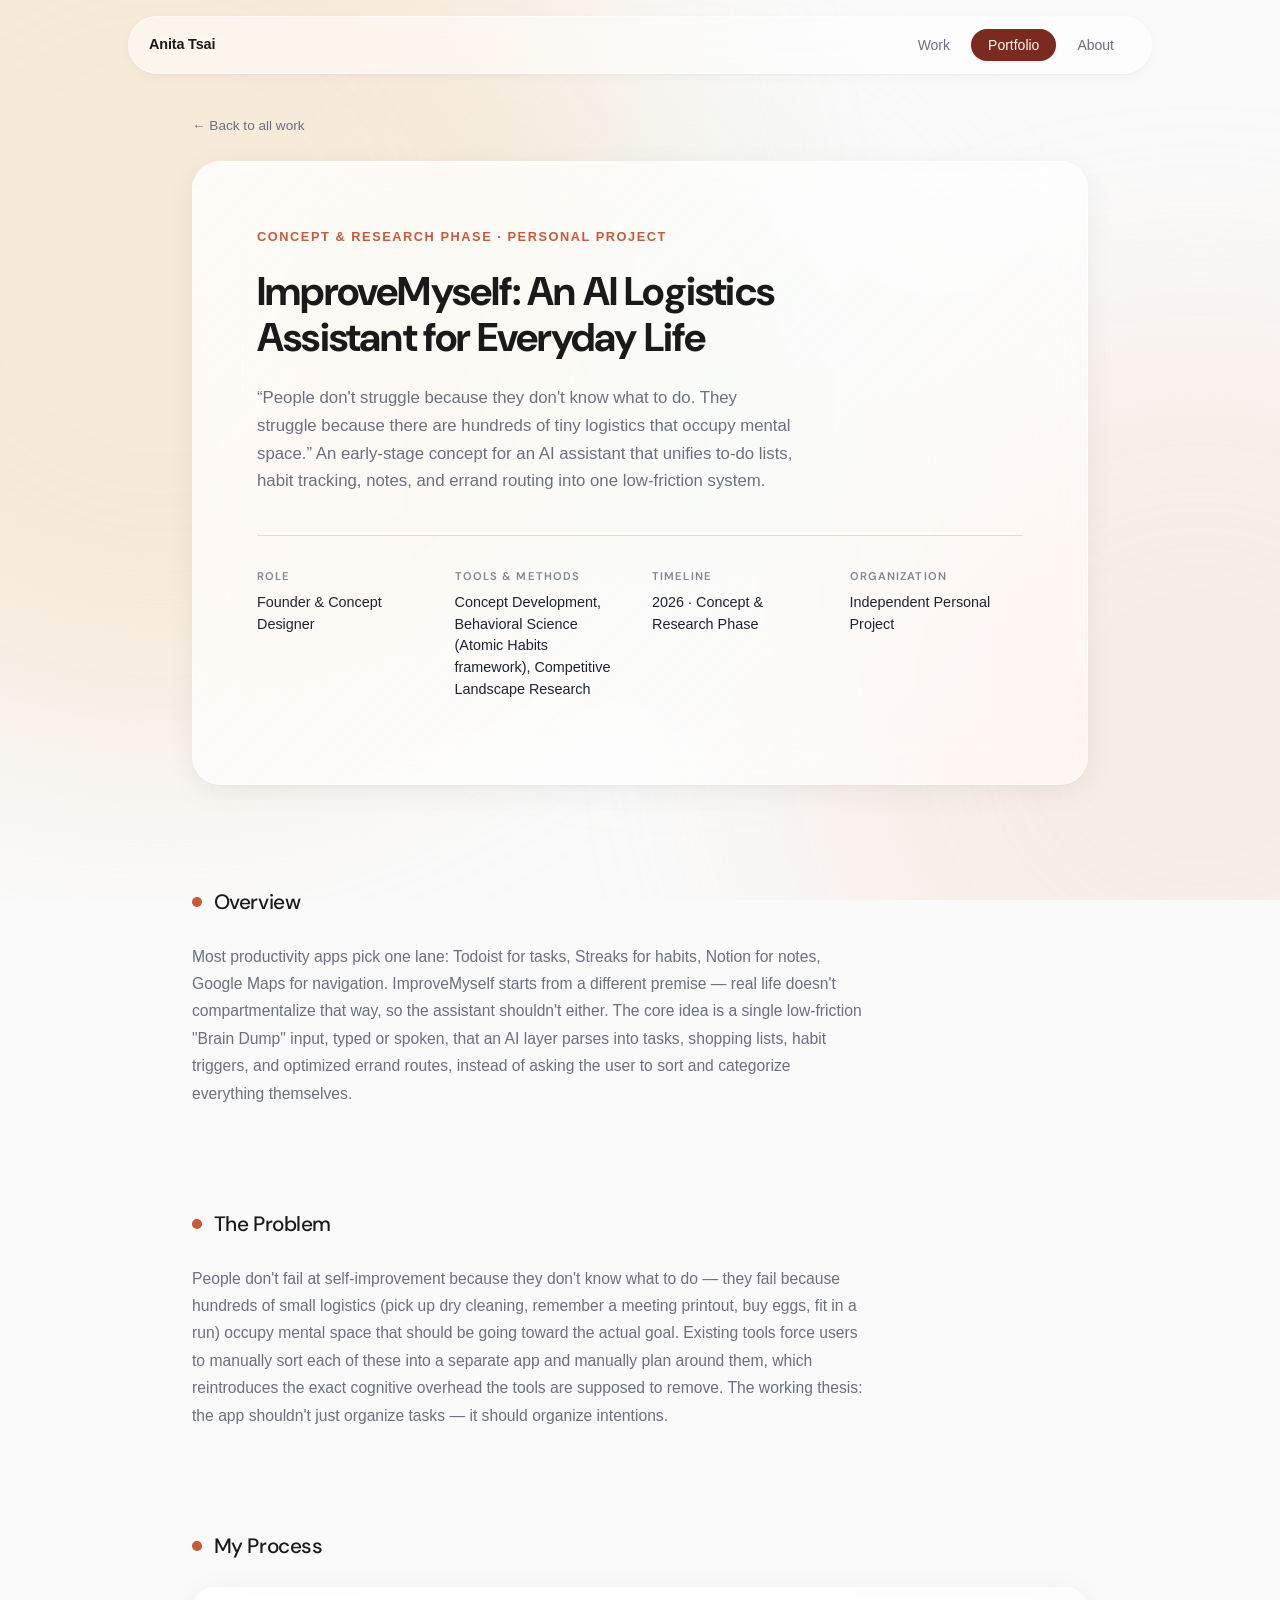
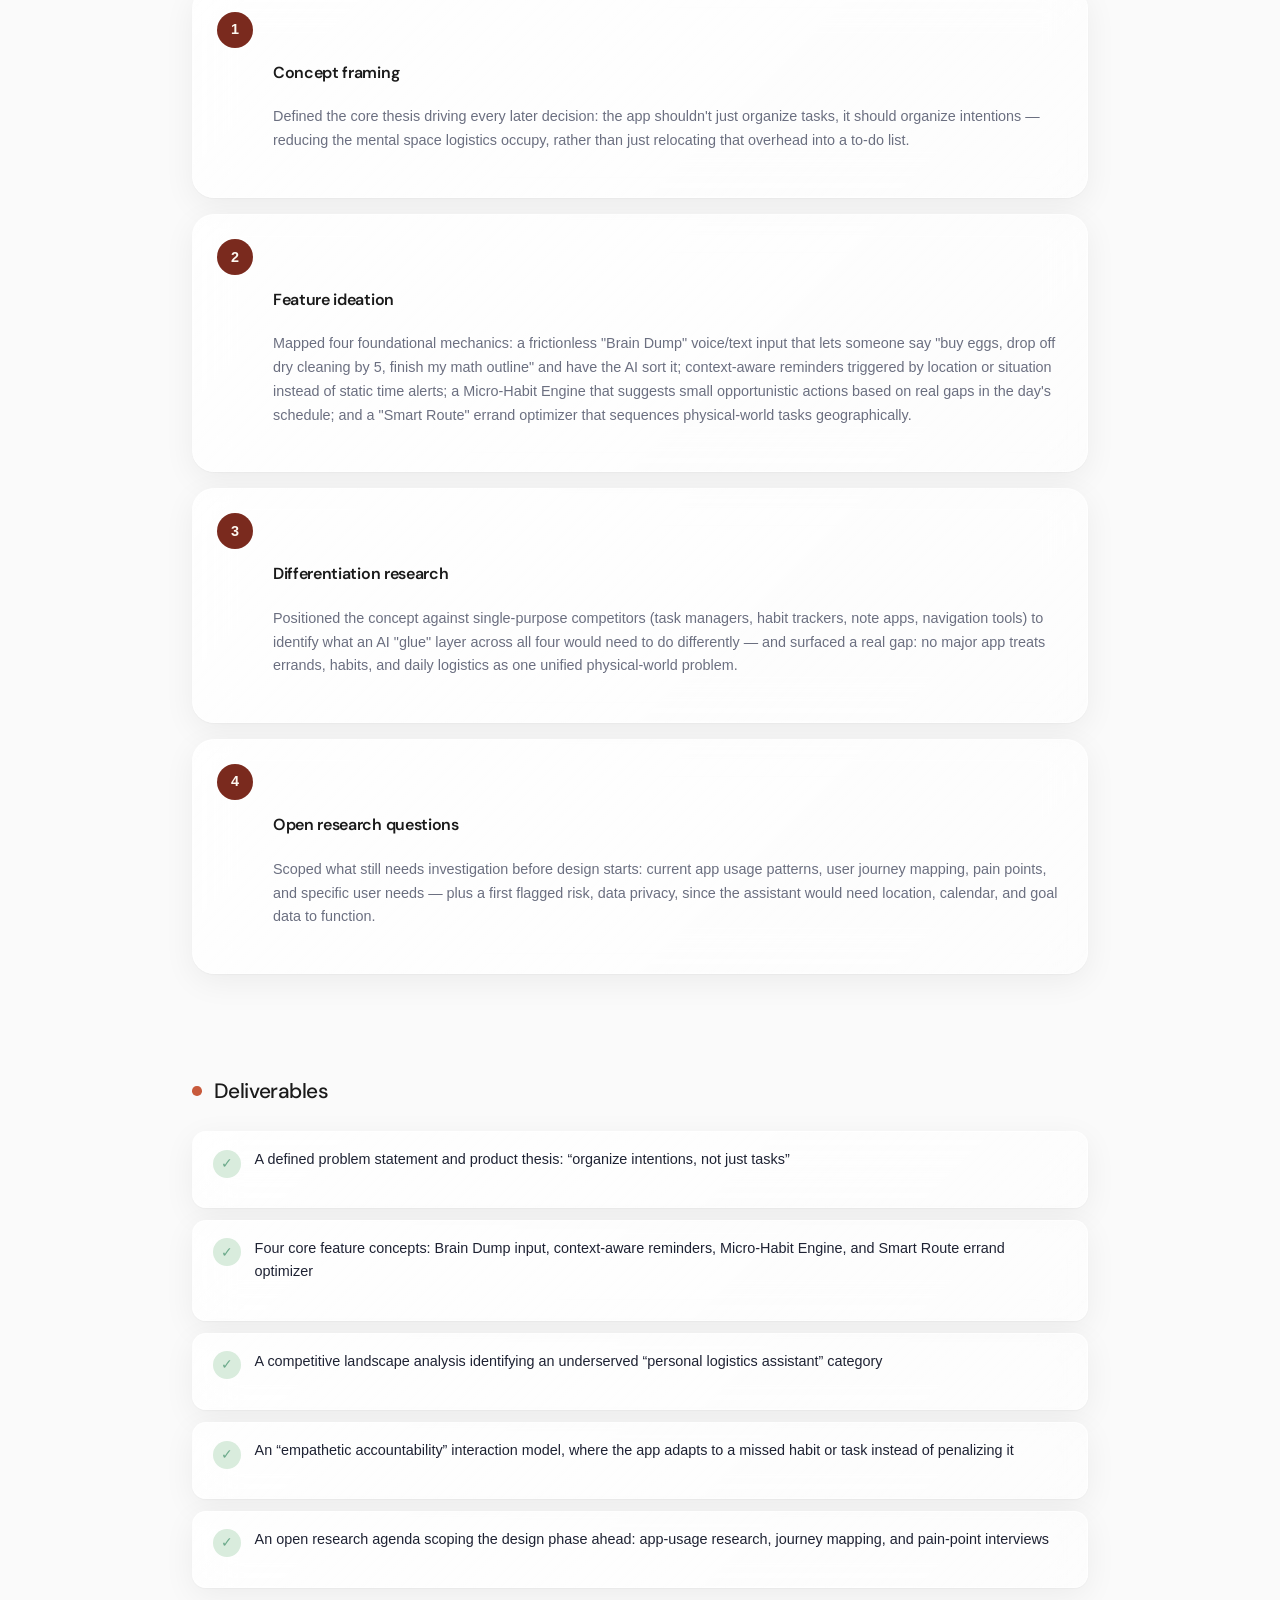
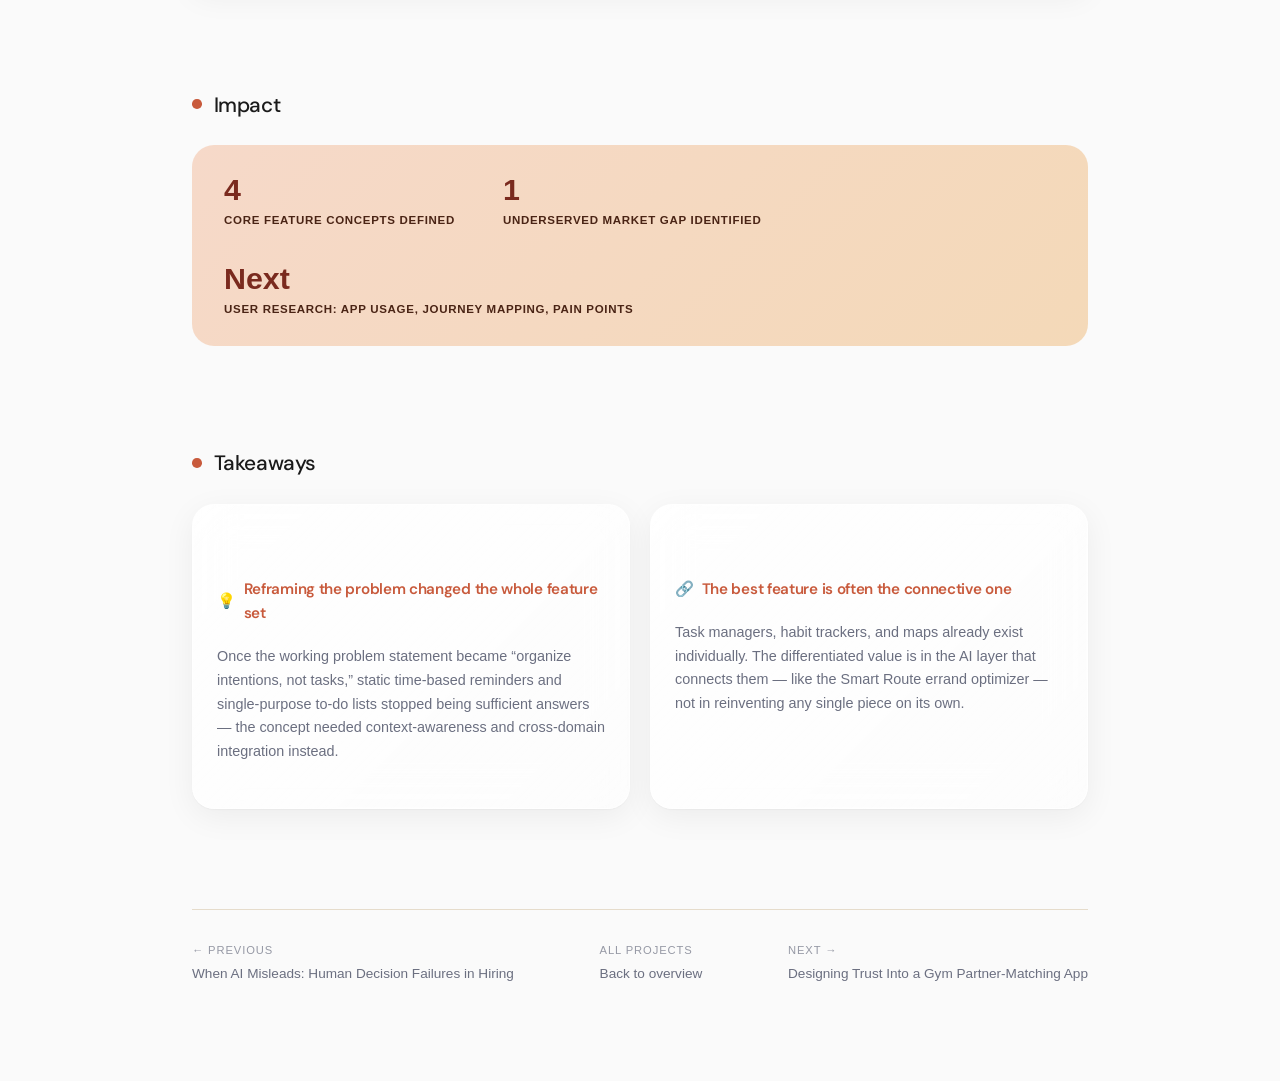
<file: improve-myself.html>
<!doctype html>
<html lang="en">
<head>
  <meta charset="utf-8" />
  <meta name="viewport" content="width=device-width, initial-scale=1" />
  <title>ImproveMyself: An AI Logistics Assistant for Everyday Life — Anita Tsai</title>
  <meta name="description" content="“People don't struggle because they don't know what to do. They struggle because there are hundreds of tiny logistics that occupy mental space.” An early-stage concept for an AI assistant that unifies to-do lists, habit tracking, notes, and errand routing into one low-friction system." />
  <meta name="author" content="Anita Tsai" />
  <link rel="preconnect" href="https://fonts.googleapis.com" />
  <link rel="preconnect" href="https://fonts.gstatic.com" crossorigin />
  <link rel="stylesheet" href="https://fonts.googleapis.com/css2?family=Inter:wght@400;500;600;700&family=DM+Sans:wght@500;600;700&display=swap" />
  <link rel="stylesheet" href="anitauiux.css" />
  <link rel="shortcut icon" href="Headshot.png" type="image/png">
</head>
<body>
  <div class="bg-blobs" aria-hidden="true"><span></span></div>

  <header class="header">
    <nav class="nav" aria-label="Primary">
      <a href="index.html" class="nav-brand">Anita Tsai</a>
      <div class="nav-links">
        <a class="nav-link" href="index.html">Work</a>
        <a class="nav-link active" href="portfolio.html">Portfolio</a>
        <a class="nav-link" href="index.html?page=about">About</a>
      </div>
    </nav>
  </header>

  <main class="page" aria-label="ImproveMyself: An AI Logistics Assistant for Everyday Life case study">

    <a class="back-link" href="portfolio.html">&larr; Back to all work</a>

    <!-- Hero -->
    <section class="glass-card big reveal">
      <p class="case-eyebrow">Concept &amp; Research Phase &middot; Personal Project</p>
      <h1 class="case-title">ImproveMyself: An AI Logistics Assistant for Everyday Life</h1>
      <p class="case-dek">“People don't struggle because they don't know what to do. They struggle because there are hundreds of tiny logistics that occupy mental space.” An early-stage concept for an AI assistant that unifies to-do lists, habit tracking, notes, and errand routing into one low-friction system.</p>

      <div class="case-hero-grid">
        <div class="case-meta-item"><h4>Role</h4><p>Founder &amp; Concept Designer</p></div>
        <div class="case-meta-item"><h4>Tools & Methods</h4><p>Concept Development, Behavioral Science (Atomic Habits framework), Competitive Landscape Research</p></div>
        <div class="case-meta-item"><h4>Timeline</h4><p>2026 &middot; Concept &amp; Research Phase</p></div>
        <div class="case-meta-item"><h4>Organization</h4><p>Independent Personal Project</p></div>
      </div>

    </section>



    <!-- Overview -->
    <section class="case-section reveal">
      <h2>Overview</h2>
      <p class="case-body">Most productivity apps pick one lane: Todoist for tasks, Streaks for habits, Notion for notes, Google Maps for navigation. ImproveMyself starts from a different premise &mdash; real life doesn't compartmentalize that way, so the assistant shouldn't either. The core idea is a single low-friction "Brain Dump" input, typed or spoken, that an AI layer parses into tasks, shopping lists, habit triggers, and optimized errand routes, instead of asking the user to sort and categorize everything themselves.</p>
    </section>

    <!-- Context -->
    <section class="case-section reveal">
      <h2>The Problem</h2>
      <p class="case-body">People don't fail at self-improvement because they don't know what to do &mdash; they fail because hundreds of small logistics (pick up dry cleaning, remember a meeting printout, buy eggs, fit in a run) occupy mental space that should be going toward the actual goal. Existing tools force users to manually sort each of these into a separate app and manually plan around them, which reintroduces the exact cognitive overhead the tools are supposed to remove. The working thesis: the app shouldn't just organize tasks &mdash; it should organize intentions.</p>
    </section>

    <!-- Process -->
    <section class="case-section reveal">
      <h2>My Process</h2>
      <div class="process-steps">
        <div class="process-step glass-card">
          <div class="process-step-num">1</div>
          <div>
            <h3>Concept framing</h3>
            <p>Defined the core thesis driving every later decision: the app shouldn't just organize tasks, it should organize intentions &mdash; reducing the mental space logistics occupy, rather than just relocating that overhead into a to-do list.</p>
          </div>
        </div>
        <div class="process-step glass-card">
          <div class="process-step-num">2</div>
          <div>
            <h3>Feature ideation</h3>
            <p>Mapped four foundational mechanics: a frictionless "Brain Dump" voice/text input that lets someone say "buy eggs, drop off dry cleaning by 5, finish my math outline" and have the AI sort it; context-aware reminders triggered by location or situation instead of static time alerts; a Micro-Habit Engine that suggests small opportunistic actions based on real gaps in the day's schedule; and a "Smart Route" errand optimizer that sequences physical-world tasks geographically.</p>
          </div>
        </div>
        <div class="process-step glass-card">
          <div class="process-step-num">3</div>
          <div>
            <h3>Differentiation research</h3>
            <p>Positioned the concept against single-purpose competitors (task managers, habit trackers, note apps, navigation tools) to identify what an AI "glue" layer across all four would need to do differently &mdash; and surfaced a real gap: no major app treats errands, habits, and daily logistics as one unified physical-world problem.</p>
          </div>
        </div>
        <div class="process-step glass-card">
          <div class="process-step-num">4</div>
          <div>
            <h3>Open research questions</h3>
            <p>Scoped what still needs investigation before design starts: current app usage patterns, user journey mapping, pain points, and specific user needs &mdash; plus a first flagged risk, data privacy, since the assistant would need location, calendar, and goal data to function.</p>
          </div>
        </div>
      </div>
    </section>

    <!-- Deliverables -->
    <section class="case-section reveal">
      <h2>Deliverables</h2>
      <div class="deliverable-list">
        <div class="deliverable-item glass-card">
          <div class="deliverable-icon">✓</div>
          <p>A defined problem statement and product thesis: “organize intentions, not just tasks”</p>
        </div>
        <div class="deliverable-item glass-card">
          <div class="deliverable-icon">✓</div>
          <p>Four core feature concepts: Brain Dump input, context-aware reminders, Micro-Habit Engine, and Smart Route errand optimizer</p>
        </div>
        <div class="deliverable-item glass-card">
          <div class="deliverable-icon">✓</div>
          <p>A competitive landscape analysis identifying an underserved “personal logistics assistant” category</p>
        </div>
        <div class="deliverable-item glass-card">
          <div class="deliverable-icon">✓</div>
          <p>An “empathetic accountability” interaction model, where the app adapts to a missed habit or task instead of penalizing it</p>
        </div>
        <div class="deliverable-item glass-card">
          <div class="deliverable-icon">✓</div>
          <p>An open research agenda scoping the design phase ahead: app-usage research, journey mapping, and pain-point interviews</p>
        </div>
      </div>
    </section>



    <!-- Impact -->
    <section class="case-section reveal">
      <h2>Impact</h2>
      <div class="impact-banner">
        <div class="impact-stat">
          <div class="impact-num">4</div>
          <div class="impact-label">core feature concepts defined</div>
        </div>
        <div class="impact-stat">
          <div class="impact-num">1</div>
          <div class="impact-label">underserved market gap identified</div>
        </div>
        <div class="impact-stat">
          <div class="impact-num">Next</div>
          <div class="impact-label">user research: app usage, journey mapping, pain points</div>
        </div>
      </div>
    </section>



    <!-- Takeaways -->
    <section class="case-section reveal">
      <h2>Takeaways</h2>
      <div class="takeaway-grid">
        <div class="takeaway-card glass-card">
          <h3><span>💡</span> Reframing the problem changed the whole feature set</h3>
          <p>Once the working problem statement became “organize intentions, not tasks,” static time-based reminders and single-purpose to-do lists stopped being sufficient answers — the concept needed context-awareness and cross-domain integration instead.</p>
        </div>
        <div class="takeaway-card glass-card">
          <h3><span>🔗</span> The best feature is often the connective one</h3>
          <p>Task managers, habit trackers, and maps already exist individually. The differentiated value is in the AI layer that connects them — like the Smart Route errand optimizer — not in reinventing any single piece on its own.</p>
        </div>
      </div>
    </section>

    <!-- Case nav -->
    <div class="case-nav">
      <a class="case-nav-link" href="ai-hiring-bias.html"><span class="dir">&larr; Previous</span>When AI Misleads: Human Decision Failures in Hiring</a>
      <a class="case-nav-link" href="portfolio.html"><span class="dir">All projects</span>Back to overview</a>
      <a class="case-nav-link" href="rise-gym-app.html"><span class="dir">Next &rarr;</span>Designing Trust Into a Gym Partner-Matching App</a>
    </div>

  </main>

  <script>
    let io;
    function observeReveal() {
      if (io) io.disconnect();
      io = new IntersectionObserver((entries) => {
        entries.forEach(e => { if (e.isIntersecting) { e.target.classList.add('is-visible'); io.unobserve(e.target); } });
      }, { threshold: 0.12 });
      document.querySelectorAll('.reveal').forEach(el => io.observe(el));
    }
    observeReveal();
  </script>
</body>
</html>
</file>
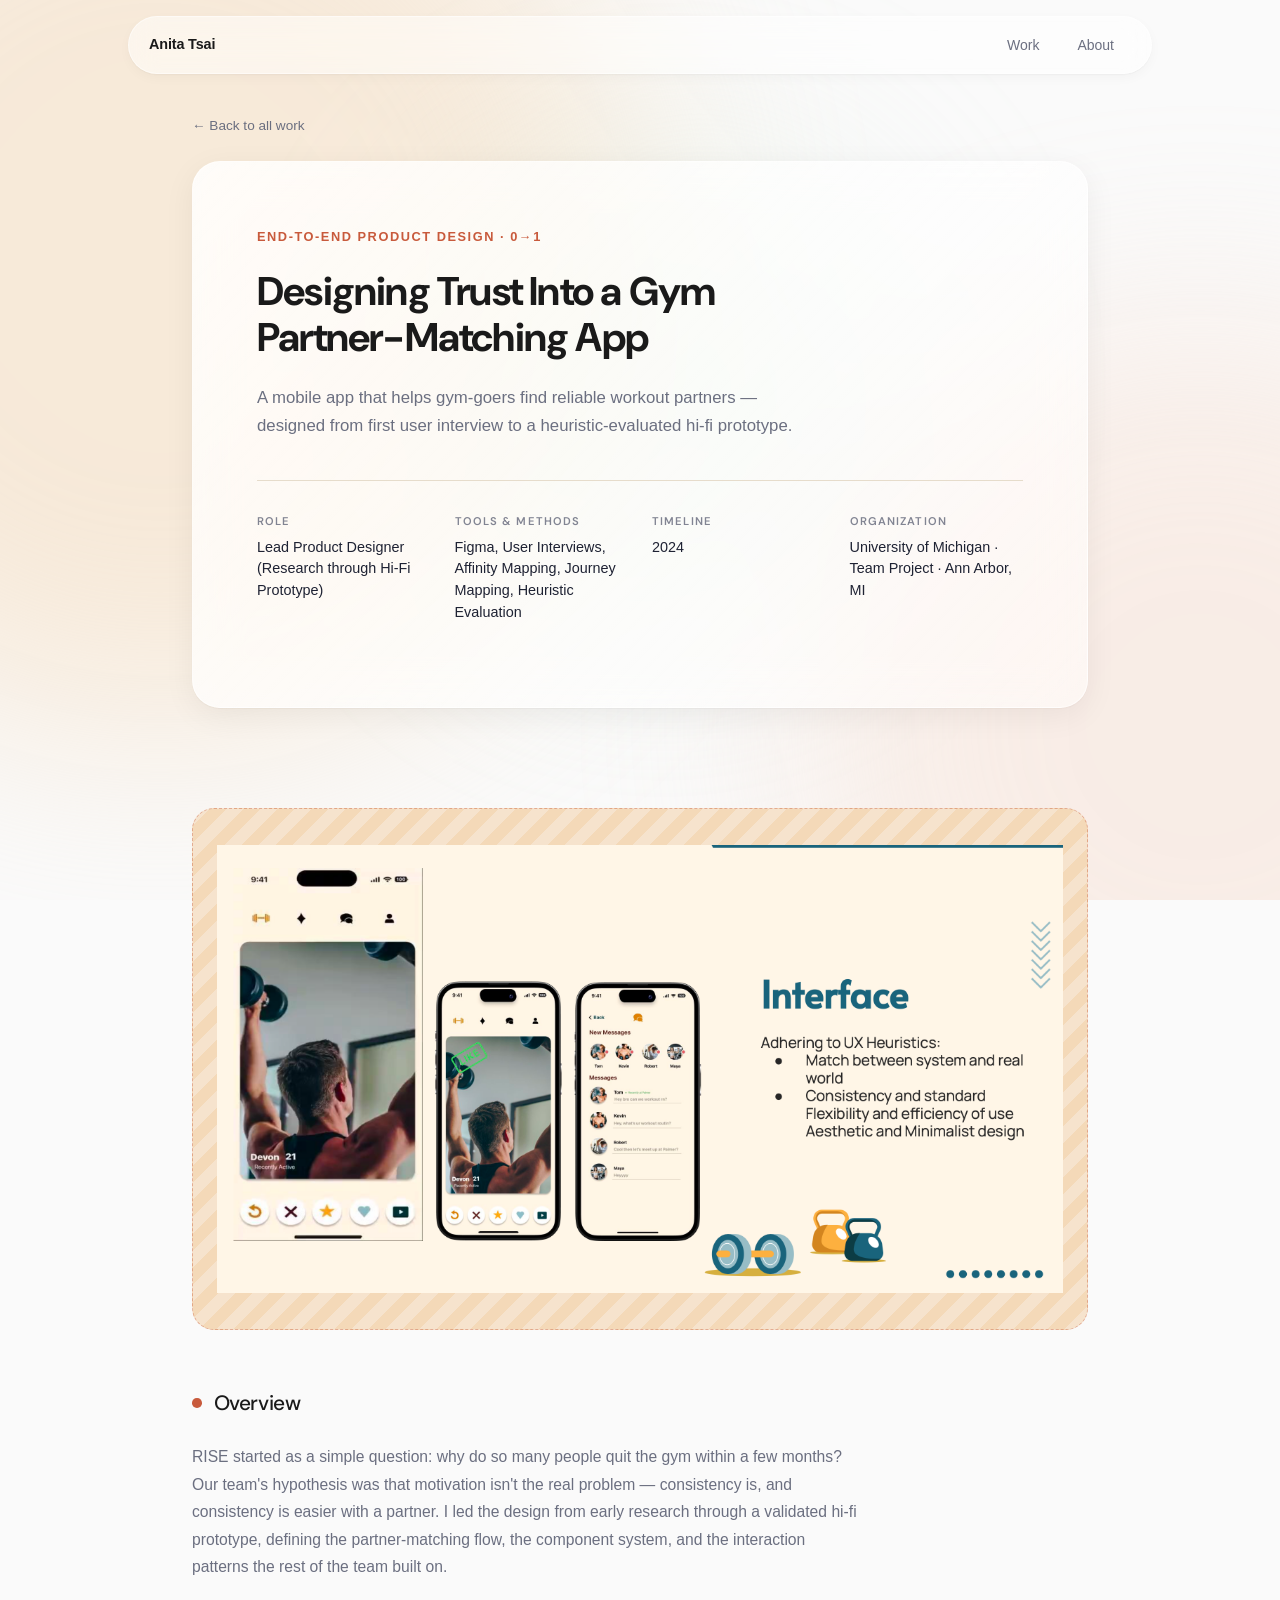
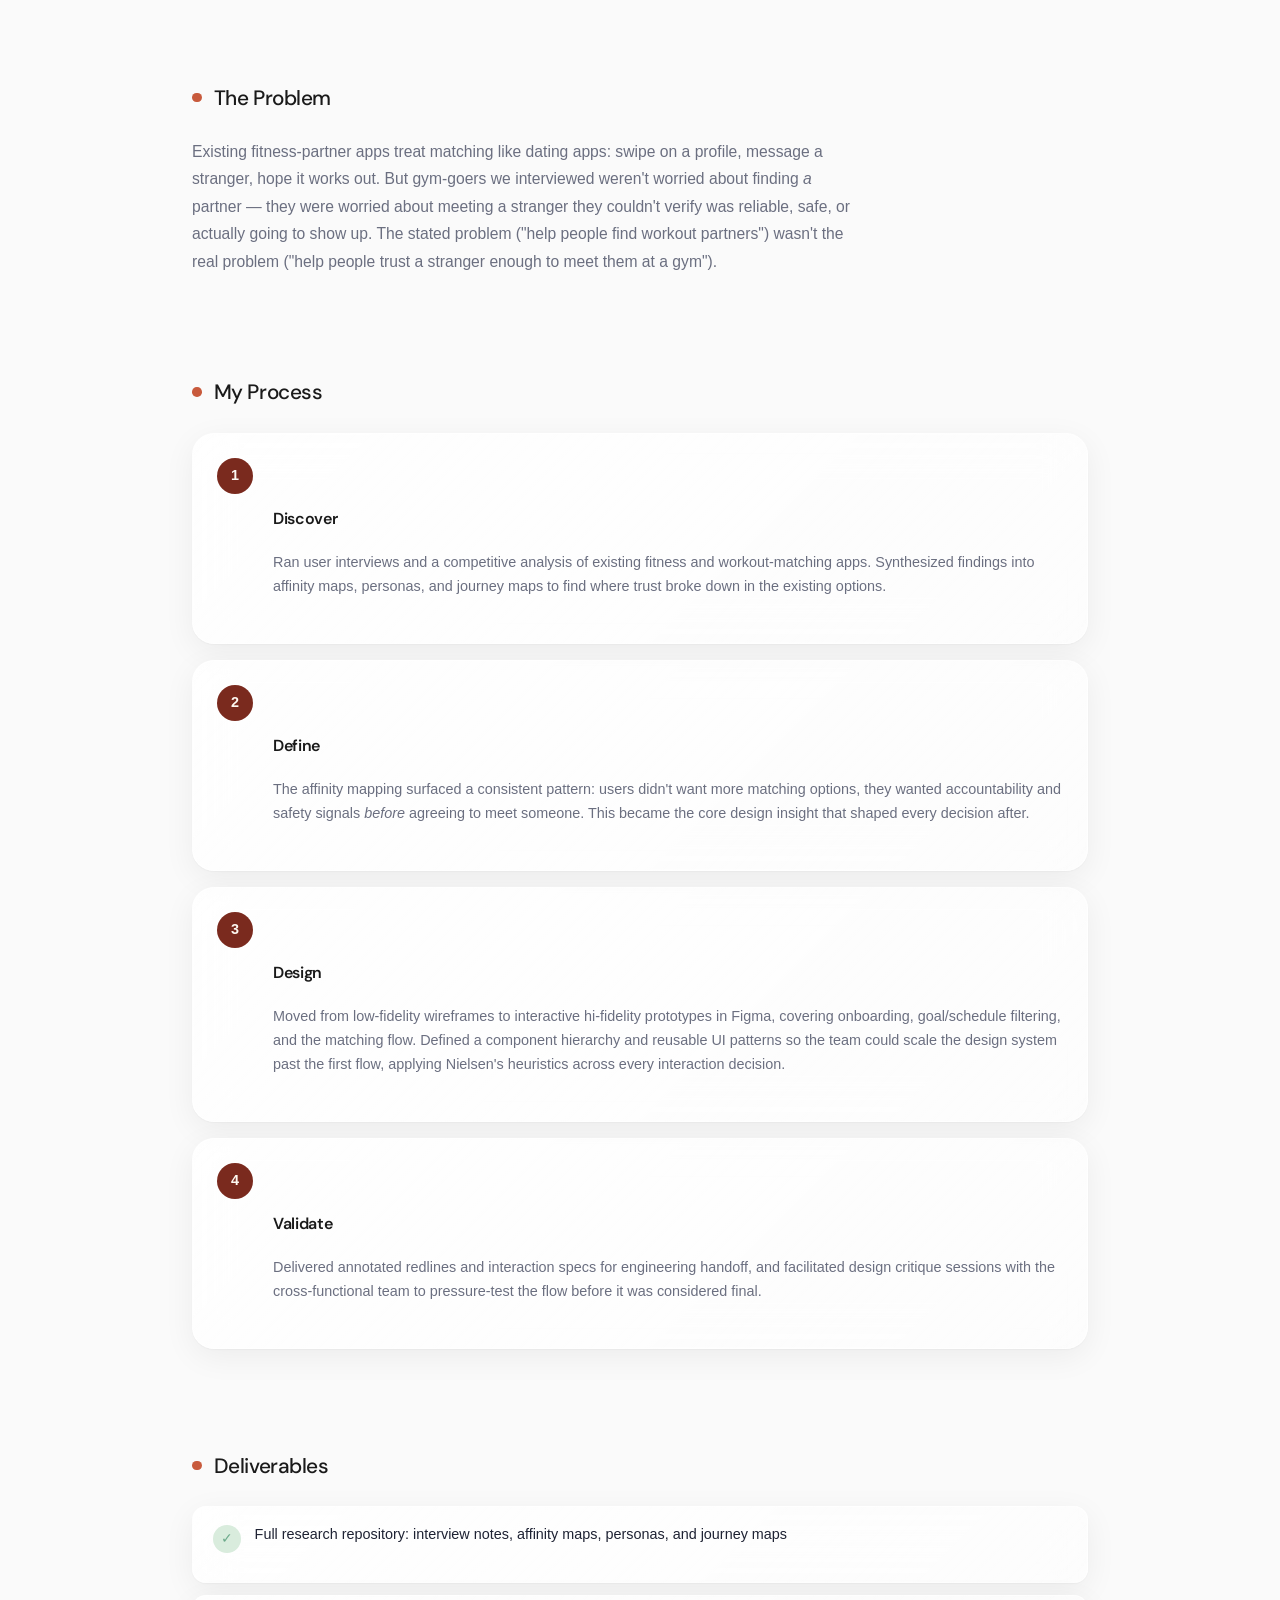
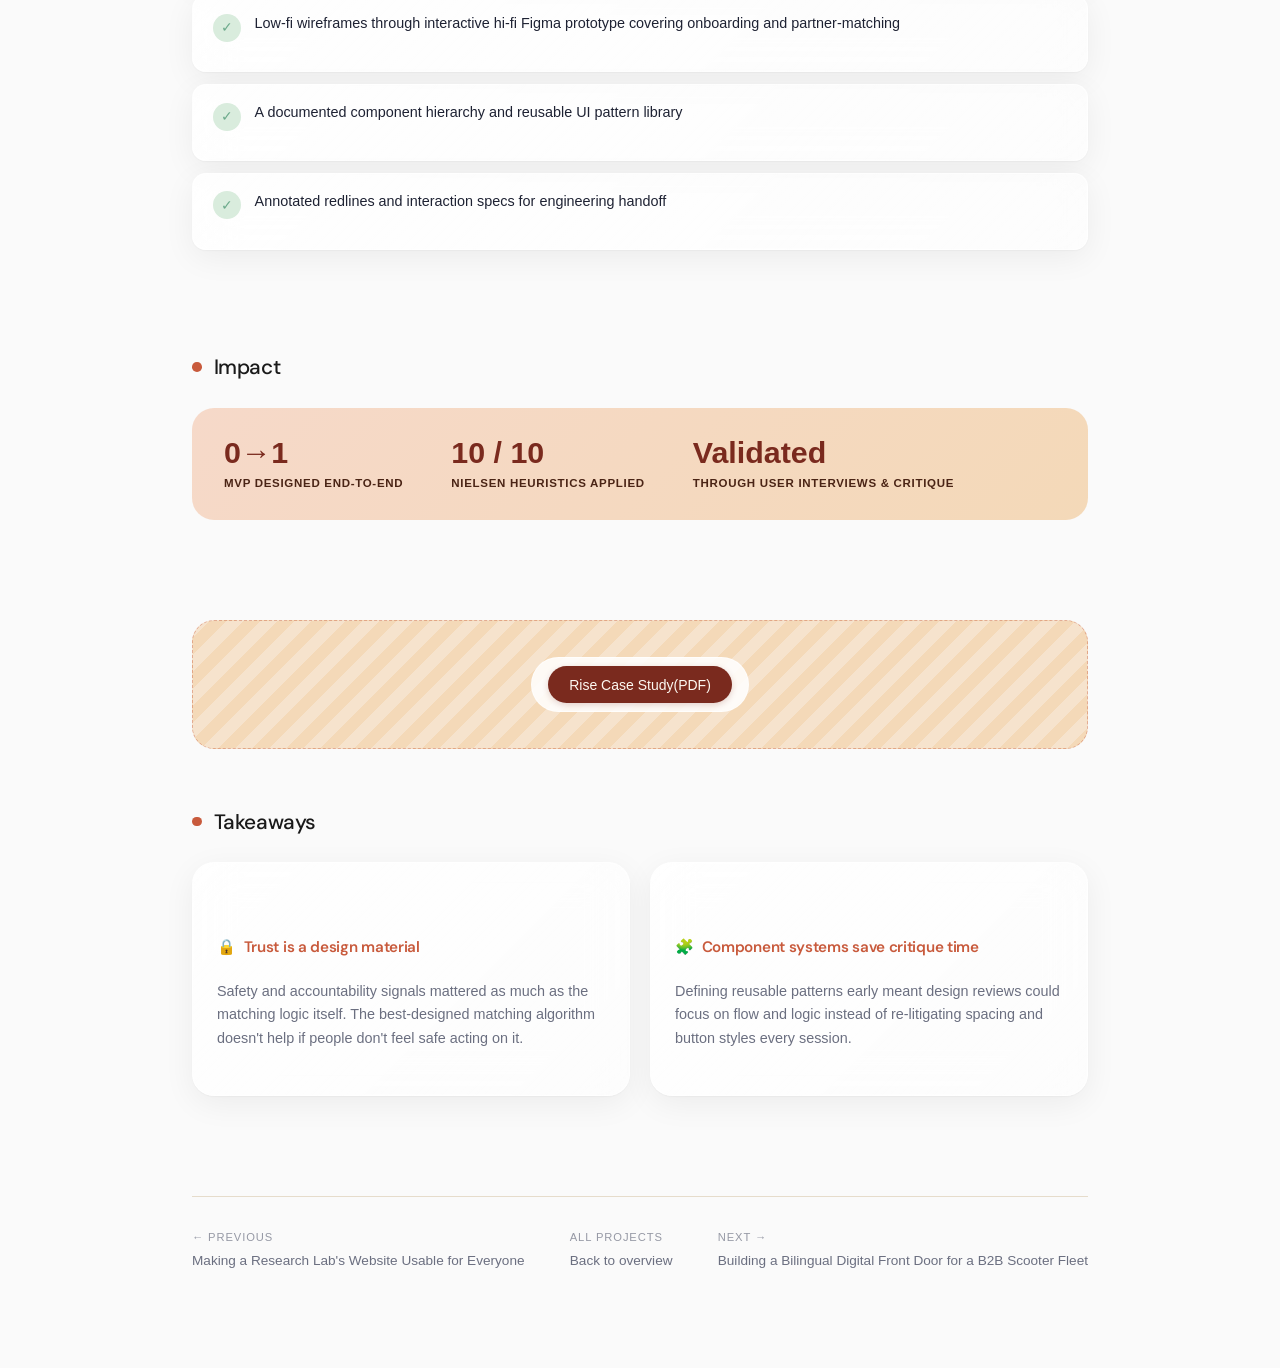
<file: rise-gym-app.html>
<!doctype html>
<html lang="en">
<head>
  <meta charset="utf-8" />
  <meta name="viewport" content="width=device-width, initial-scale=1" />
  <title>Designing Trust Into a Gym Partner-Matching App — Anita Tsai</title>
  <meta name="description" content="A mobile app that helps gym-goers find reliable workout partners &mdash; designed from first user interview to a heuristic-evaluated hi-fi prototype." />
  <meta name="author" content="Anita Tsai" />
  <link rel="preconnect" href="https://fonts.googleapis.com" />
  <link rel="preconnect" href="https://fonts.gstatic.com" crossorigin />
  <link rel="stylesheet" href="https://fonts.googleapis.com/css2?family=Inter:wght@400;500;600;700&family=DM+Sans:wght@500;600;700&display=swap" />
  <link rel="stylesheet" href="anitauiux.css" />
  <link rel="shortcut icon" href="Headshot.png" type="image/png">
</head>
<body>
  <div class="bg-blobs" aria-hidden="true"><span></span></div>

  <header class="header">
    <nav class="nav" aria-label="Primary">
      <a href="index.html" class="nav-brand">Anita Tsai</a>
      <div class="nav-links">
        <a class="nav-link" href="index.html">Work</a>
        <a class="nav-link" href="index.html?page=about">About</a>
      </div>
    </nav>
  </header>

  <main class="page" aria-label="Designing Trust Into a Gym Partner-Matching App case study">

    <a class="back-link" href="index.html#work">&larr; Back to all work</a>

    <!-- Hero -->
    <section class="glass-card big reveal">
      <p class="case-eyebrow">End-to-End Product Design · 0&rarr;1</p>
      <h1 class="case-title">Designing Trust Into a Gym Partner-Matching App</h1>
      <p class="case-dek">A mobile app that helps gym-goers find reliable workout partners &mdash; designed from first user interview to a heuristic-evaluated hi-fi prototype.</p>

      <div class="case-hero-grid">
        <div class="case-meta-item"><h4>Role</h4><p>Lead Product Designer (Research through Hi-Fi Prototype)</p></div>
        <div class="case-meta-item"><h4>Tools & Methods</h4><p>Figma, User Interviews, Affinity Mapping, Journey Mapping, Heuristic Evaluation</p></div>
        <div class="case-meta-item"><h4>Timeline</h4><p>2024</p></div>
        <div class="case-meta-item"><h4>Organization</h4><p>University of Michigan &middot; Team Project &middot; Ann Arbor, MI</p></div>
      </div>

    </section>
    <div class="case-image-placeholder reveal"> <img src="riseinterface.png" alt="interface of Rise" /> </div> 

    <!-- Overview -->
    <section class="case-section reveal">
      <h2>Overview</h2>
      <p class="case-body">RISE started as a simple question: why do so many people quit the gym within a few months? Our team's hypothesis was that motivation isn't the real problem &mdash; consistency is, and consistency is easier with a partner. I led the design from early research through a validated hi-fi prototype, defining the partner-matching flow, the component system, and the interaction patterns the rest of the team built on.</p>
    </section>

    <!-- Context -->
    <section class="case-section reveal">
      <h2>The Problem</h2>
      <p class="case-body">Existing fitness-partner apps treat matching like dating apps: swipe on a profile, message a stranger, hope it works out. But gym-goers we interviewed weren't worried about finding <em>a</em> partner &mdash; they were worried about meeting a stranger they couldn't verify was reliable, safe, or actually going to show up. The stated problem ("help people find workout partners") wasn't the real problem ("help people trust a stranger enough to meet them at a gym").</p>
    </section>

    <!-- Process -->
    <section class="case-section reveal">
      <h2>My Process</h2>
      <div class="process-steps">
        <div class="process-step glass-card">
          <div class="process-step-num">1</div>
          <div>
            <h3>Discover</h3>
            <p>Ran user interviews and a competitive analysis of existing fitness and workout-matching apps. Synthesized findings into affinity maps, personas, and journey maps to find where trust broke down in the existing options.</p>
          </div>
        </div>
        <div class="process-step glass-card">
          <div class="process-step-num">2</div>
          <div>
            <h3>Define</h3>
            <p>The affinity mapping surfaced a consistent pattern: users didn't want more matching options, they wanted accountability and safety signals <em>before</em> agreeing to meet someone. This became the core design insight that shaped every decision after.</p>
          </div>
        </div>
        <div class="process-step glass-card">
          <div class="process-step-num">3</div>
          <div>
            <h3>Design</h3>
            <p>Moved from low-fidelity wireframes to interactive hi-fidelity prototypes in Figma, covering onboarding, goal/schedule filtering, and the matching flow. Defined a component hierarchy and reusable UI patterns so the team could scale the design system past the first flow, applying Nielsen's heuristics across every interaction decision.</p>
          </div>
        </div>
        <div class="process-step glass-card">
          <div class="process-step-num">4</div>
          <div>
            <h3>Validate</h3>
            <p>Delivered annotated redlines and interaction specs for engineering handoff, and facilitated design critique sessions with the cross-functional team to pressure-test the flow before it was considered final.</p>
          </div>
        </div>
      </div>
    </section>

    <!-- Deliverables -->
    <section class="case-section reveal">
      <h2>Deliverables</h2>
      <div class="deliverable-list">
        <div class="deliverable-item glass-card">
          <div class="deliverable-icon">✓</div>
          <p>Full research repository: interview notes, affinity maps, personas, and journey maps</p>
        </div>
        <div class="deliverable-item glass-card">
          <div class="deliverable-icon">✓</div>
          <p>Low-fi wireframes through interactive hi-fi Figma prototype covering onboarding and partner-matching</p>
        </div>
        <div class="deliverable-item glass-card">
          <div class="deliverable-icon">✓</div>
          <p>A documented component hierarchy and reusable UI pattern library</p>
        </div>
        <div class="deliverable-item glass-card">
          <div class="deliverable-icon">✓</div>
          <p>Annotated redlines and interaction specs for engineering handoff</p>
        </div>
      </div>
    </section>

    <!-- Impact -->
    <section class="case-section reveal">
      <h2>Impact</h2>
      <div class="impact-banner">
        <div class="impact-stat">
          <div class="impact-num">0&rarr;1</div>
          <div class="impact-label">MVP designed end-to-end</div>
        </div>
        <div class="impact-stat">
          <div class="impact-num">10 / 10</div>
          <div class="impact-label">Nielsen heuristics applied</div>
        </div>
        <div class="impact-stat">
          <div class="impact-num">Validated</div>
          <div class="impact-label">through user interviews & critique</div>
        </div>
      </div>
    </section>

    <div class="case-image-placeholder reveal"><span> <a class="btn btn-primary" href="Rise.pdf" download class="button primary">Rise Case Study(PDF)</a> 
</span></div>

    <!-- Takeaways -->
    <section class="case-section reveal">
      <h2>Takeaways</h2>
      <div class="takeaway-grid">
        <div class="takeaway-card glass-card">
          <h3><span>🔒</span> Trust is a design material</h3>
          <p>Safety and accountability signals mattered as much as the matching logic itself. The best-designed matching algorithm doesn't help if people don't feel safe acting on it.</p>
        </div>
        <div class="takeaway-card glass-card">
          <h3><span>🧩</span> Component systems save critique time</h3>
          <p>Defining reusable patterns early meant design reviews could focus on flow and logic instead of re-litigating spacing and button styles every session.</p>
        </div>
      </div>
    </section>

    <!-- Case nav -->
    <div class="case-nav">
      <a class="case-nav-link" href="spot-accessibility.html"><span class="dir">&larr; Previous</span>Making a Research Lab's Website Usable for Everyone</a>
      <a class="case-nav-link" href="index.html#work"><span class="dir">All projects</span>Back to overview</a>
      <a class="case-nav-link" href="wemo-nexus.html"><span class="dir">Next &rarr;</span>Building a Bilingual Digital Front Door for a B2B Scooter Fleet</a>
    </div>

  </main>

  <script>
    let io;
    function observeReveal() {
      if (io) io.disconnect();
      io = new IntersectionObserver((entries) => {
        entries.forEach(e => { if (e.isIntersecting) { e.target.classList.add('is-visible'); io.unobserve(e.target); } });
      }, { threshold: 0.12 });
      document.querySelectorAll('.reveal').forEach(el => io.observe(el));
    }
    observeReveal();
  </script>
</body>
</html>
</file>
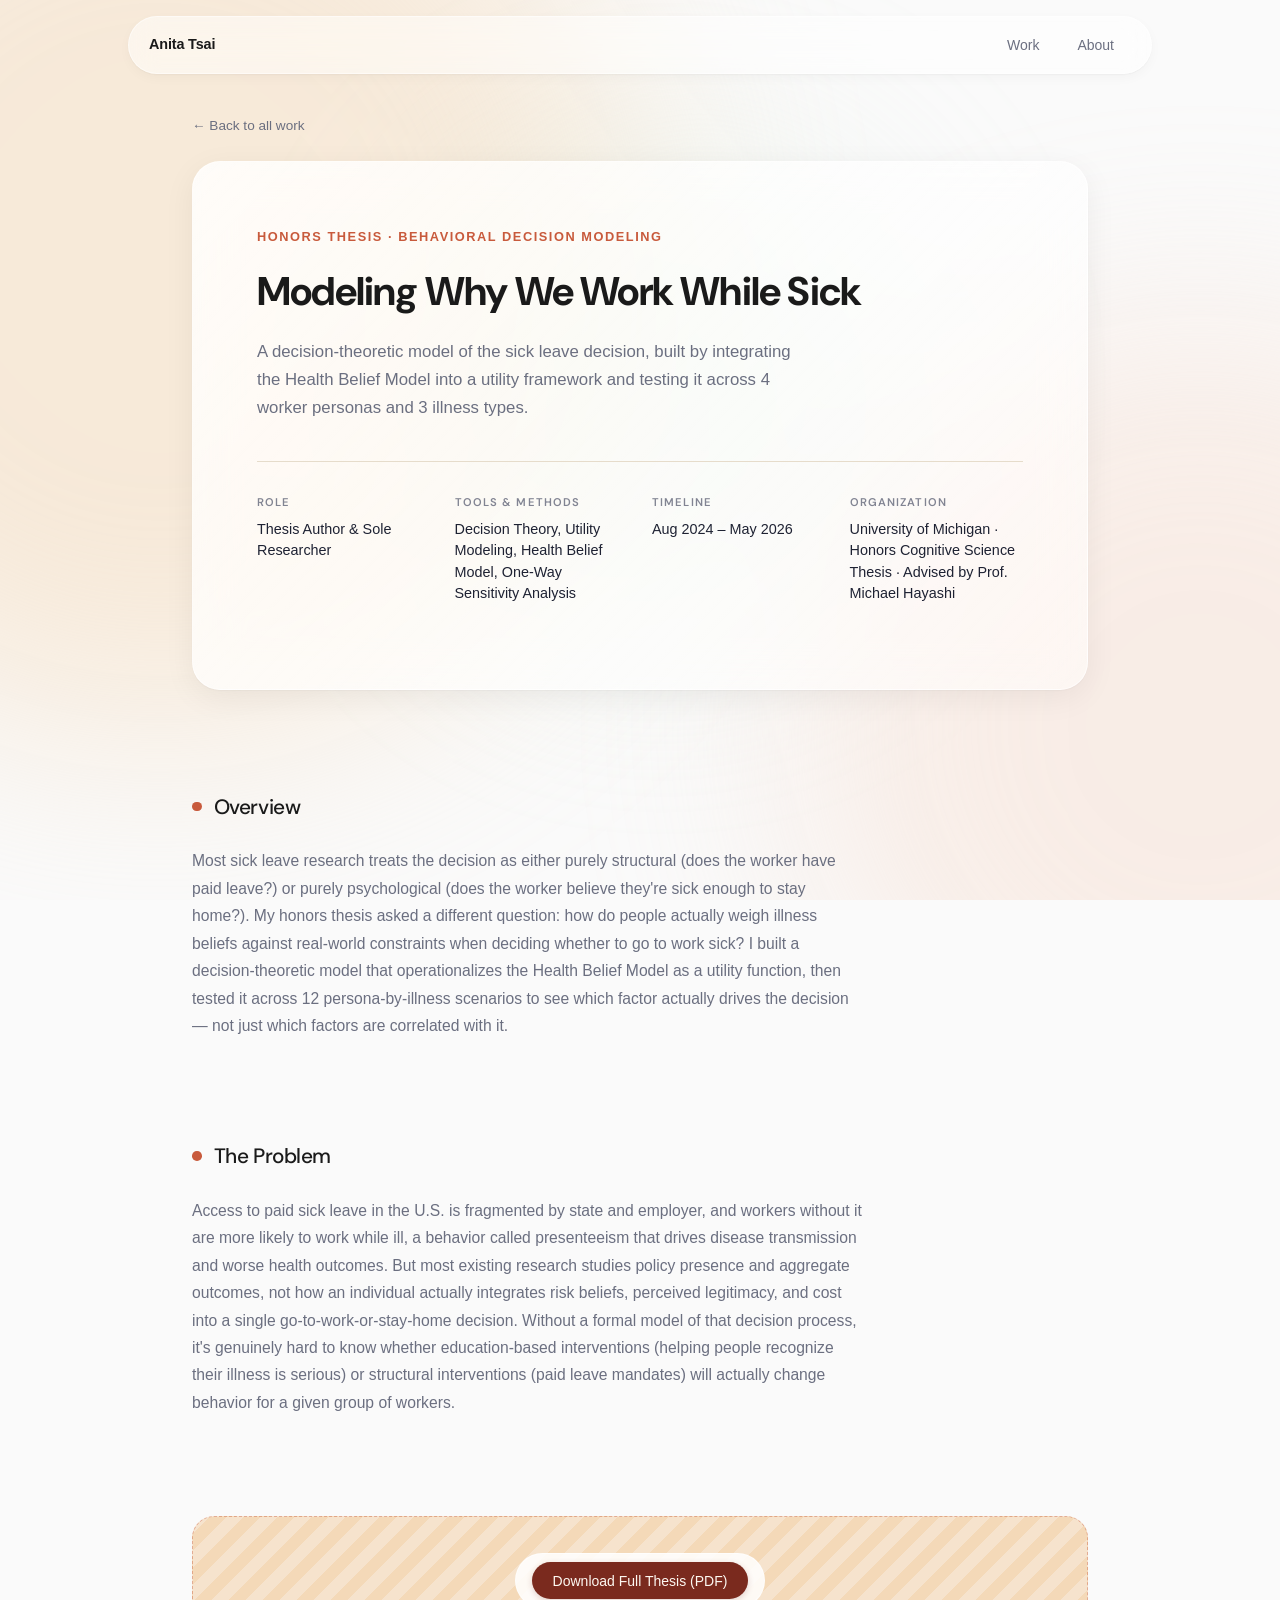
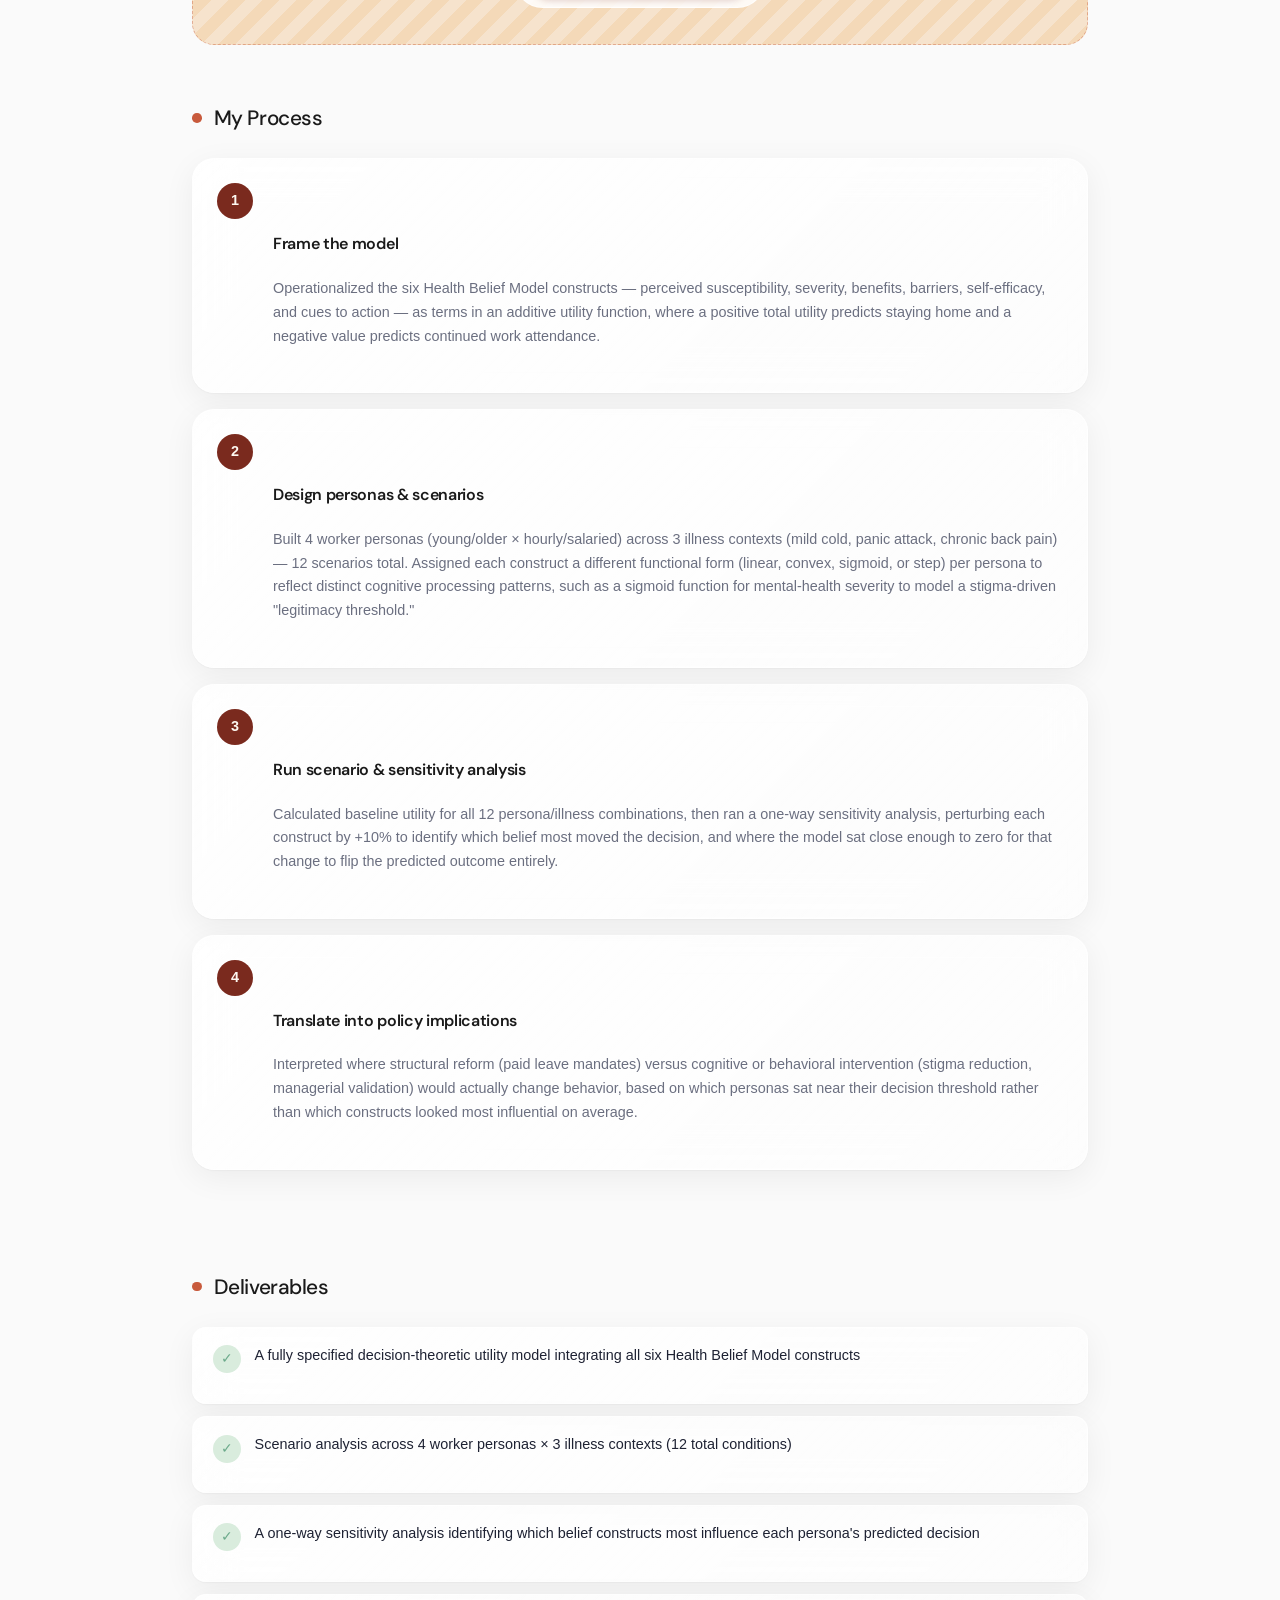
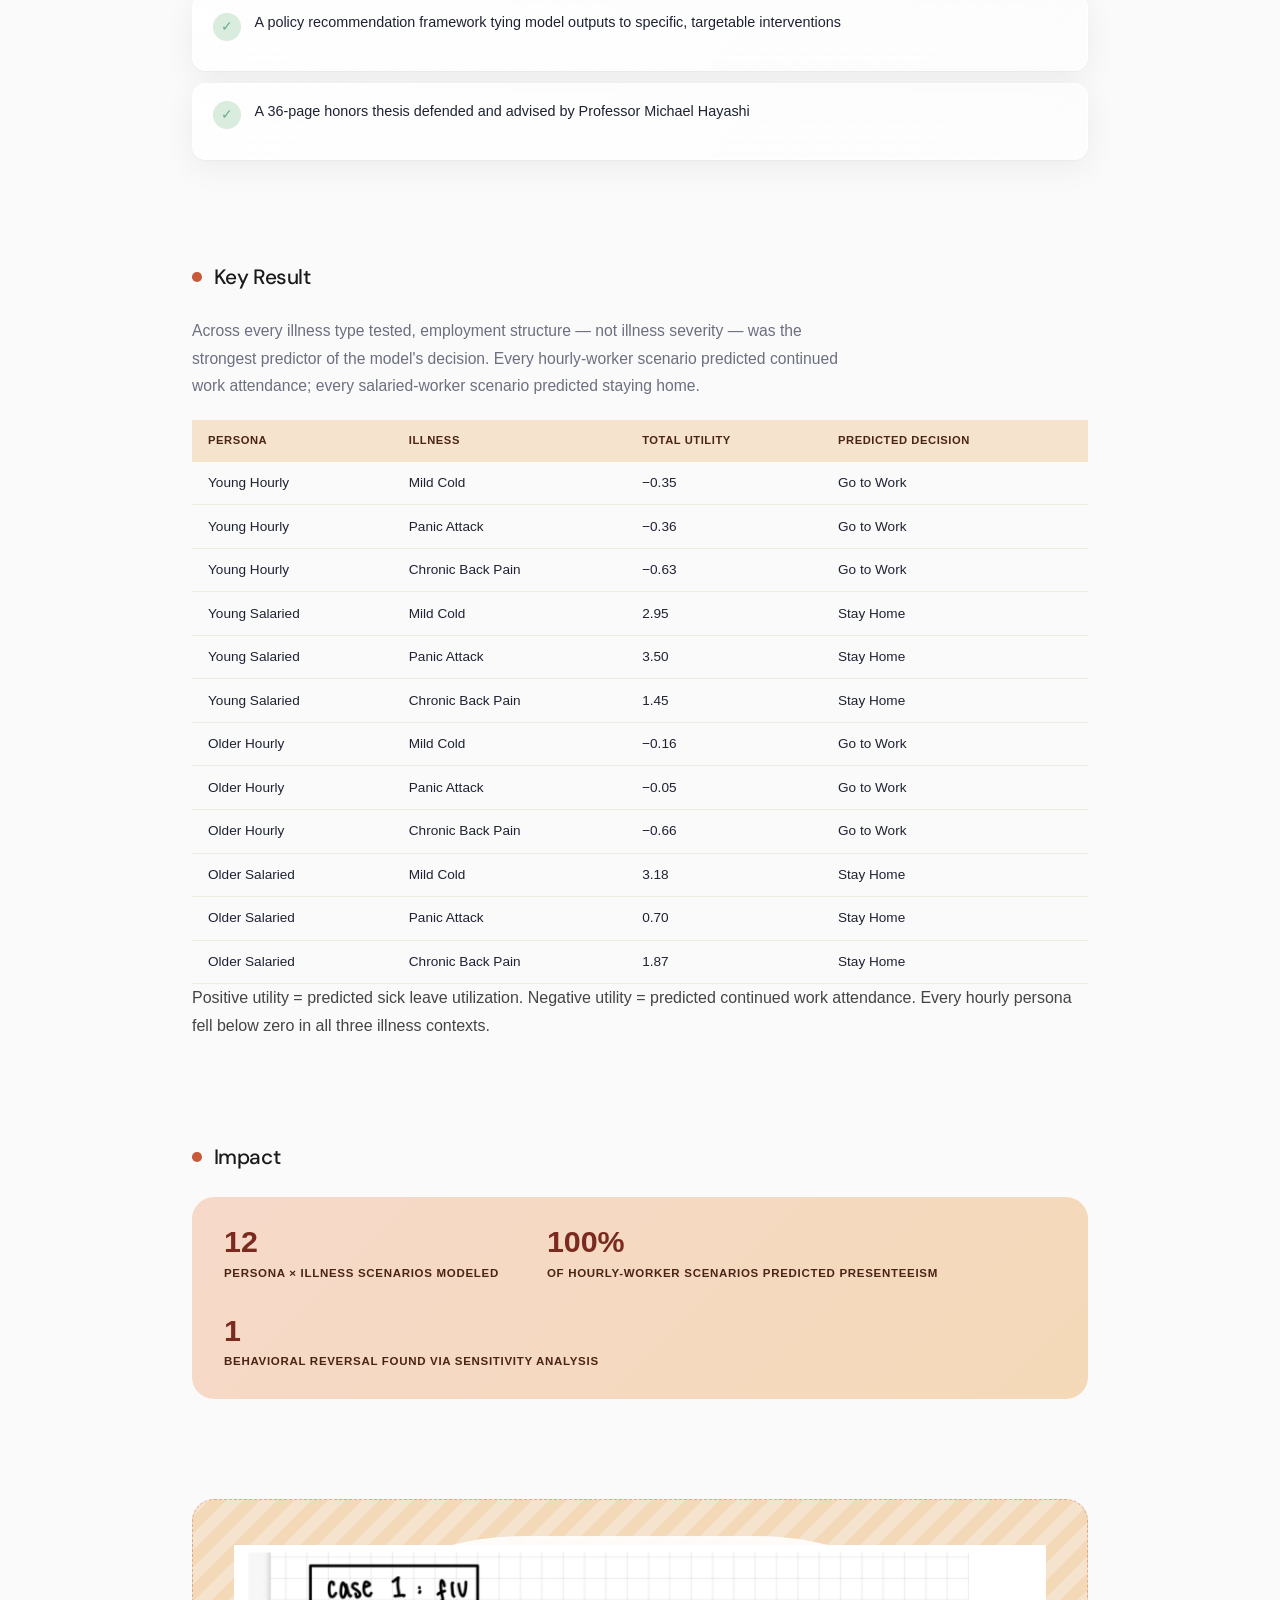
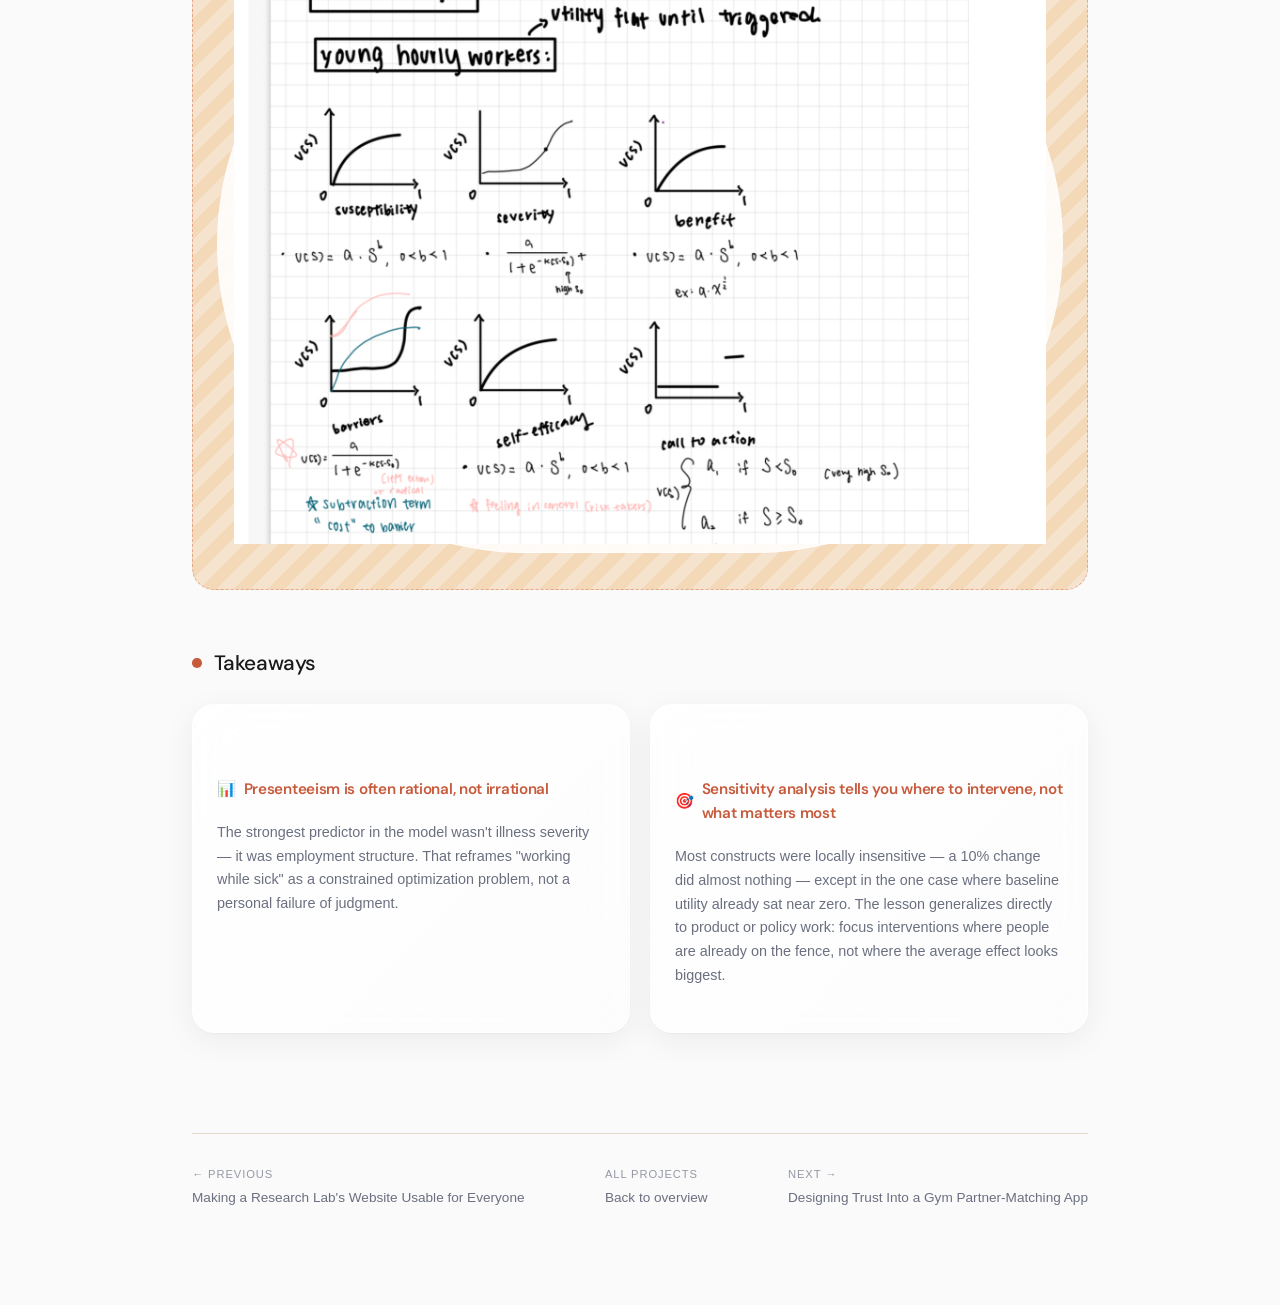
<file: sick-leave-thesis.html>
<!doctype html>
<html lang="en">
<head>
  <meta charset="utf-8" />
  <meta name="viewport" content="width=device-width, initial-scale=1" />
  <title>Modeling Why We Work While Sick — Anita Tsai</title>
  <meta name="description" content="A decision-theoretic model of the sick leave decision, built by integrating the Health Belief Model into a utility framework and testing it across 4 worker personas and 3 illness types." />
  <meta name="author" content="Anita Tsai" />
  <link rel="preconnect" href="https://fonts.googleapis.com" />
  <link rel="preconnect" href="https://fonts.gstatic.com" crossorigin />
  <link rel="stylesheet" href="https://fonts.googleapis.com/css2?family=Inter:wght@400;500;600;700&family=DM+Sans:wght@500;600;700&display=swap" />
  <link rel="stylesheet" href="anitauiux.css" />
  <link rel="shortcut icon" href="Headshot.png" type="image/png">
</head>
<body>
  <div class="bg-blobs" aria-hidden="true"><span></span></div>

  <header class="header">
    <nav class="nav" aria-label="Primary">
      <a href="index.html" class="nav-brand">Anita Tsai</a>
      <div class="nav-links">
        <a class="nav-link" href="index.html">Work</a>
        <a class="nav-link" href="index.html?page=about">About</a>
      </div>
    </nav>
  </header>

  <main class="page" aria-label="Modeling Why We Work While Sick case study">

    <a class="back-link" href="index.html#work">&larr; Back to all work</a>

    <!-- Hero -->
    <section class="glass-card big reveal">
      <p class="case-eyebrow">Honors Thesis &middot; Behavioral Decision Modeling</p>
      <h1 class="case-title">Modeling Why We Work While Sick</h1>
      <p class="case-dek">A decision-theoretic model of the sick leave decision, built by integrating the Health Belief Model into a utility framework and testing it across 4 worker personas and 3 illness types.</p>

      <div class="case-hero-grid">
        <div class="case-meta-item"><h4>Role</h4><p>Thesis Author &amp; Sole Researcher</p></div>
        <div class="case-meta-item"><h4>Tools & Methods</h4><p>Decision Theory, Utility Modeling, Health Belief Model, One-Way Sensitivity Analysis</p></div>
        <div class="case-meta-item"><h4>Timeline</h4><p>Aug 2024 &ndash; May 2026</p></div>
        <div class="case-meta-item"><h4>Organization</h4><p>University of Michigan &middot; Honors Cognitive Science Thesis &middot; Advised by Prof. Michael Hayashi</p></div>
      </div>
    </section>


    <!-- Overview -->
    <section class="case-section reveal">
      <h2>Overview</h2>
      <p class="case-body">Most sick leave research treats the decision as either purely structural (does the worker have paid leave?) or purely psychological (does the worker believe they're sick enough to stay home?). My honors thesis asked a different question: how do people actually weigh illness beliefs against real-world constraints when deciding whether to go to work sick? I built a decision-theoretic model that operationalizes the Health Belief Model as a utility function, then tested it across 12 persona-by-illness scenarios to see which factor actually drives the decision &mdash; not just which factors are correlated with it.</p>
    </section>

    <!-- Context -->
    <section class="case-section reveal">
      <h2>The Problem</h2>
      <p class="case-body">Access to paid sick leave in the U.S. is fragmented by state and employer, and workers without it are more likely to work while ill, a behavior called presenteeism that drives disease transmission and worse health outcomes. But most existing research studies policy presence and aggregate outcomes, not how an individual actually integrates risk beliefs, perceived legitimacy, and cost into a single go-to-work-or-stay-home decision. Without a formal model of that decision process, it's genuinely hard to know whether education-based interventions (helping people recognize their illness is serious) or structural interventions (paid leave mandates) will actually change behavior for a given group of workers.</p>
    </section>
    <div class="case-image-placeholder reveal"><span><a class="btn btn-primary" href="Anita Tsai_Sick Leave Paper.pdf" download class="button primary">Download Full Thesis (PDF)</a>
</span></div>
    <!-- Process -->
    <section class="case-section reveal">
      <h2>My Process</h2>
      <div class="process-steps">
        <div class="process-step glass-card">
          <div class="process-step-num">1</div>
          <div>
            <h3>Frame the model</h3>
            <p>Operationalized the six Health Belief Model constructs &mdash; perceived susceptibility, severity, benefits, barriers, self-efficacy, and cues to action &mdash; as terms in an additive utility function, where a positive total utility predicts staying home and a negative value predicts continued work attendance.</p>
          </div>
        </div>
        <div class="process-step glass-card">
          <div class="process-step-num">2</div>
          <div>
            <h3>Design personas & scenarios</h3>
            <p>Built 4 worker personas (young/older &times; hourly/salaried) across 3 illness contexts (mild cold, panic attack, chronic back pain) &mdash; 12 scenarios total. Assigned each construct a different functional form (linear, convex, sigmoid, or step) per persona to reflect distinct cognitive processing patterns, such as a sigmoid function for mental-health severity to model a stigma-driven "legitimacy threshold."</p>
          </div>
        </div>
        <div class="process-step glass-card">
          <div class="process-step-num">3</div>
          <div>
            <h3>Run scenario & sensitivity analysis</h3>
            <p>Calculated baseline utility for all 12 persona/illness combinations, then ran a one-way sensitivity analysis, perturbing each construct by +10% to identify which belief most moved the decision, and where the model sat close enough to zero for that change to flip the predicted outcome entirely.</p>
          </div>
        </div>
        <div class="process-step glass-card">
          <div class="process-step-num">4</div>
          <div>
            <h3>Translate into policy implications</h3>
            <p>Interpreted where structural reform (paid leave mandates) versus cognitive or behavioral intervention (stigma reduction, managerial validation) would actually change behavior, based on which personas sat near their decision threshold rather than which constructs looked most influential on average.</p>
          </div>
        </div>
      </div>
    </section>

    <!-- Deliverables -->
    <section class="case-section reveal">
      <h2>Deliverables</h2>
      <div class="deliverable-list">
        <div class="deliverable-item glass-card">
          <div class="deliverable-icon">✓</div>
          <p>A fully specified decision-theoretic utility model integrating all six Health Belief Model constructs</p>
        </div>
        <div class="deliverable-item glass-card">
          <div class="deliverable-icon">✓</div>
          <p>Scenario analysis across 4 worker personas &times; 3 illness contexts (12 total conditions)</p>
        </div>
        <div class="deliverable-item glass-card">
          <div class="deliverable-icon">✓</div>
          <p>A one-way sensitivity analysis identifying which belief constructs most influence each persona's predicted decision</p>
        </div>
        <div class="deliverable-item glass-card">
          <div class="deliverable-icon">✓</div>
          <p>A policy recommendation framework tying model outputs to specific, targetable interventions</p>
        </div>
        <div class="deliverable-item glass-card">
          <div class="deliverable-icon">✓</div>
          <p>A 36-page honors thesis defended and advised by Professor Michael Hayashi</p>
        </div>
      </div>
    </section>

    <section class="case-section reveal">

      <h2>Key Result</h2>
      <p class="case-body">Across every illness type tested, employment structure &mdash; not illness severity &mdash; was the strongest predictor of the model's decision. Every hourly-worker scenario predicted continued work attendance; every salaried-worker scenario predicted staying home.</p>
      <div class="results-table-wrap">
        <table class="results-table">
          <thead>
            <tr><th>Persona</th><th>Illness</th><th>Total Utility</th><th>Predicted Decision</th></tr>
          </thead>
          <tbody>
            <tr class="go-work"><td>Young Hourly</td><td>Mild Cold</td><td>&minus;0.35</td><td class="decision-cell">Go to Work</td></tr>
            <tr class="go-work"><td>Young Hourly</td><td>Panic Attack</td><td>&minus;0.36</td><td class="decision-cell">Go to Work</td></tr>
            <tr class="go-work"><td>Young Hourly</td><td>Chronic Back Pain</td><td>&minus;0.63</td><td class="decision-cell">Go to Work</td></tr>
            <tr class="stay-home"><td>Young Salaried</td><td>Mild Cold</td><td>2.95</td><td class="decision-cell">Stay Home</td></tr>
            <tr class="stay-home"><td>Young Salaried</td><td>Panic Attack</td><td>3.50</td><td class="decision-cell">Stay Home</td></tr>
            <tr class="stay-home"><td>Young Salaried</td><td>Chronic Back Pain</td><td>1.45</td><td class="decision-cell">Stay Home</td></tr>
            <tr class="go-work"><td>Older Hourly</td><td>Mild Cold</td><td>&minus;0.16</td><td class="decision-cell">Go to Work</td></tr>
            <tr class="go-work"><td>Older Hourly</td><td>Panic Attack</td><td>&minus;0.05</td><td class="decision-cell">Go to Work</td></tr>
            <tr class="go-work"><td>Older Hourly</td><td>Chronic Back Pain</td><td>&minus;0.66</td><td class="decision-cell">Go to Work</td></tr>
            <tr class="stay-home"><td>Older Salaried</td><td>Mild Cold</td><td>3.18</td><td class="decision-cell">Stay Home</td></tr>
            <tr class="stay-home"><td>Older Salaried</td><td>Panic Attack</td><td>0.70</td><td class="decision-cell">Stay Home</td></tr>
            <tr class="stay-home"><td>Older Salaried</td><td>Chronic Back Pain</td><td>1.87</td><td class="decision-cell">Stay Home</td></tr>
          </tbody>
        </table>
      </div>
      <p class="results-caption">Positive utility = predicted sick leave utilization. Negative utility = predicted continued work attendance. Every hourly persona fell below zero in all three illness contexts.</p>
    </section>

    <!-- Impact -->
    <section class="case-section reveal">
      <h2>Impact</h2>
      <div class="impact-banner">
        <div class="impact-stat">
          <div class="impact-num">12</div>
          <div class="impact-label">persona &times; illness scenarios modeled</div>
        </div>
        <div class="impact-stat">
          <div class="impact-num">100%</div>
          <div class="impact-label">of hourly-worker scenarios predicted presenteeism</div>
        </div>
        <div class="impact-stat">
          <div class="impact-num">1</div>
          <div class="impact-label">behavioral reversal found via sensitivity analysis</div>
        </div>
      </div>
    </section>

    <div class="case-image-placeholder reveal"><span> <img src = samplegraph.png alt="Sample Flu Case graph">
</span></div>

    <!-- Takeaways -->
    <section class="case-section reveal">
      <h2>Takeaways</h2>
      <div class="takeaway-grid">
        <div class="takeaway-card glass-card">
          <h3><span>📊</span> Presenteeism is often rational, not irrational</h3>
          <p>The strongest predictor in the model wasn't illness severity &mdash; it was employment structure. That reframes "working while sick" as a constrained optimization problem, not a personal failure of judgment.</p>
        </div>
        <div class="takeaway-card glass-card">
          <h3><span>🎯</span> Sensitivity analysis tells you where to intervene, not what matters most</h3>
          <p>Most constructs were locally insensitive &mdash; a 10% change did almost nothing &mdash; except in the one case where baseline utility already sat near zero. The lesson generalizes directly to product or policy work: focus interventions where people are already on the fence, not where the average effect looks biggest.</p>
        </div>
      </div>
    </section>

    <!-- Case nav -->
    <div class="case-nav">
      <a class="case-nav-link" href="spot-accessibility.html"><span class="dir">&larr; Previous</span>Making a Research Lab's Website Usable for Everyone</a>
      <a class="case-nav-link" href="index.html#work"><span class="dir">All projects</span>Back to overview</a>
      <a class="case-nav-link" href="rise-gym-app.html"><span class="dir">Next &rarr;</span>Designing Trust Into a Gym Partner-Matching App</a>
    </div>

  </main>

  <script>
    let io;
    function observeReveal() {
      if (io) io.disconnect();
      io = new IntersectionObserver((entries) => {
        entries.forEach(e => { if (e.isIntersecting) { e.target.classList.add('is-visible'); io.unobserve(e.target); } });
      }, { threshold: 0.12 });
      document.querySelectorAll('.reveal').forEach(el => io.observe(el));
    }
    observeReveal();
  </script>
</body>
</html>
</file>
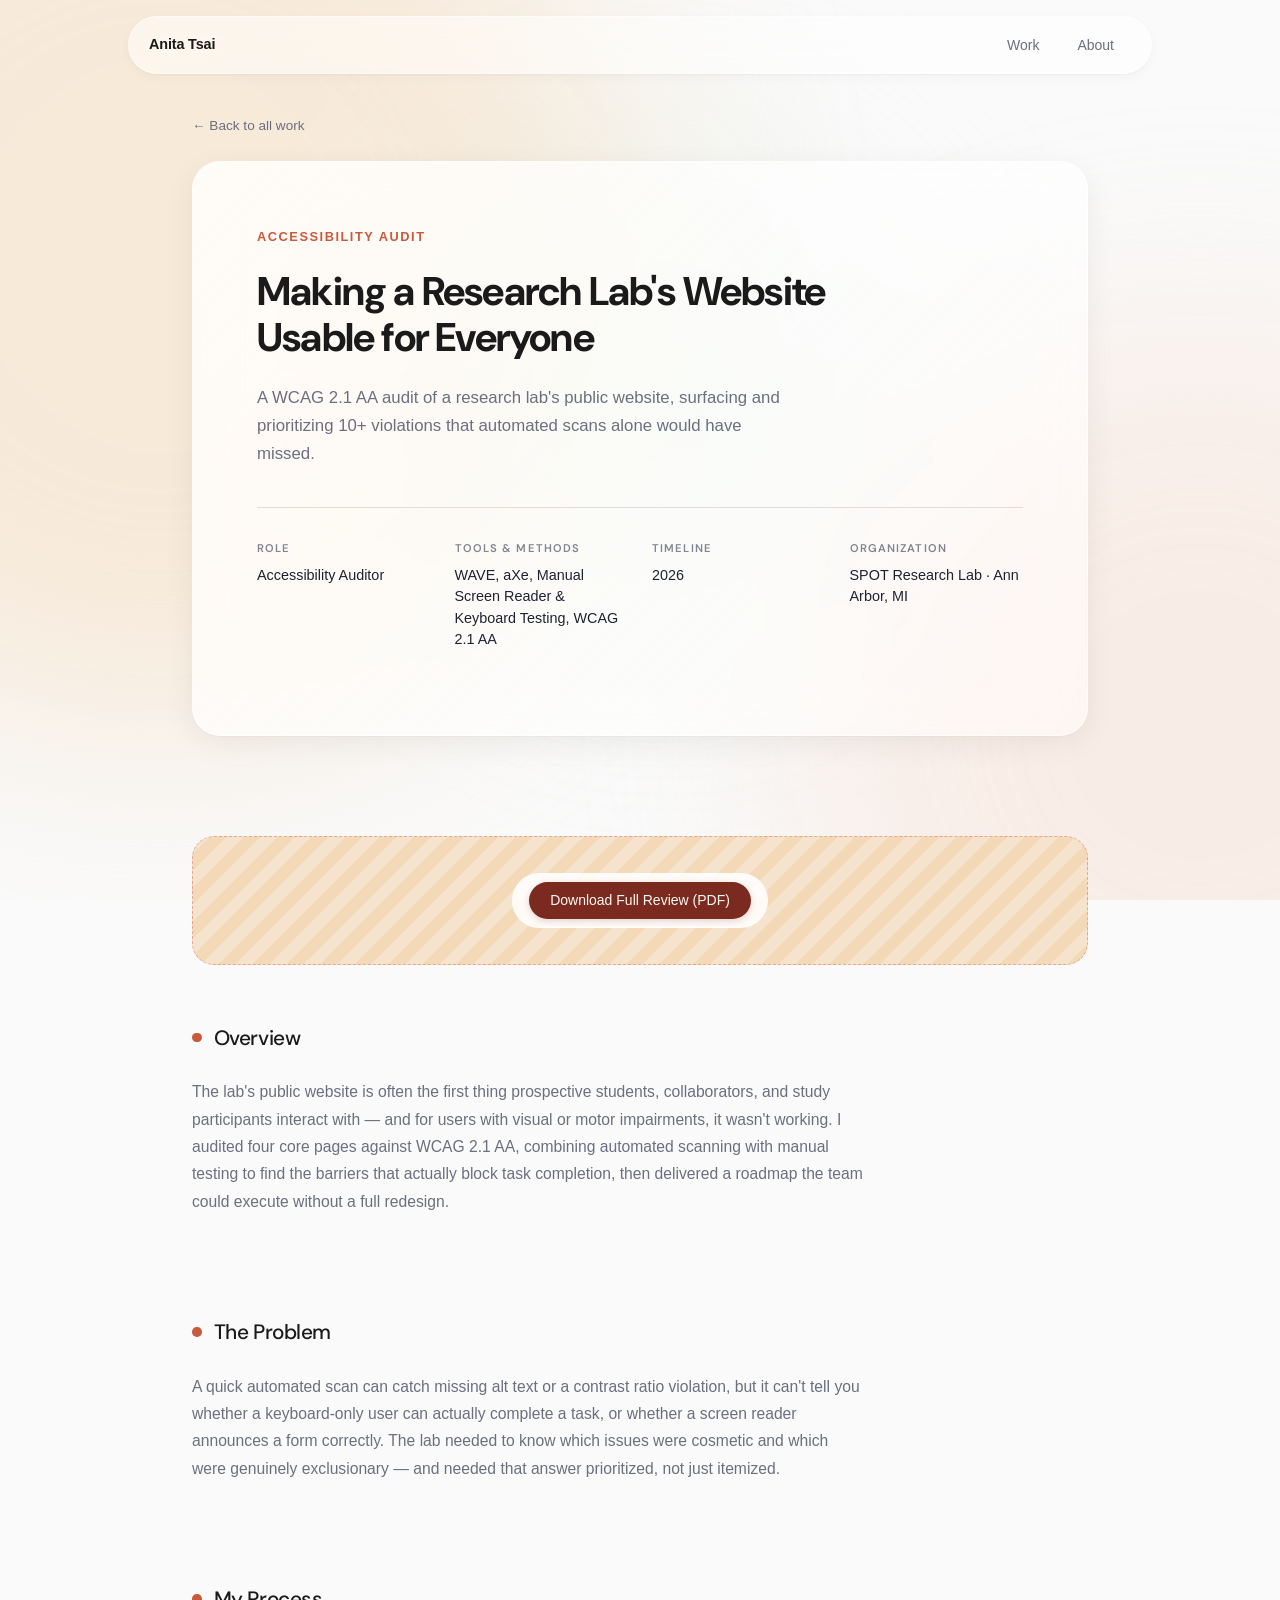
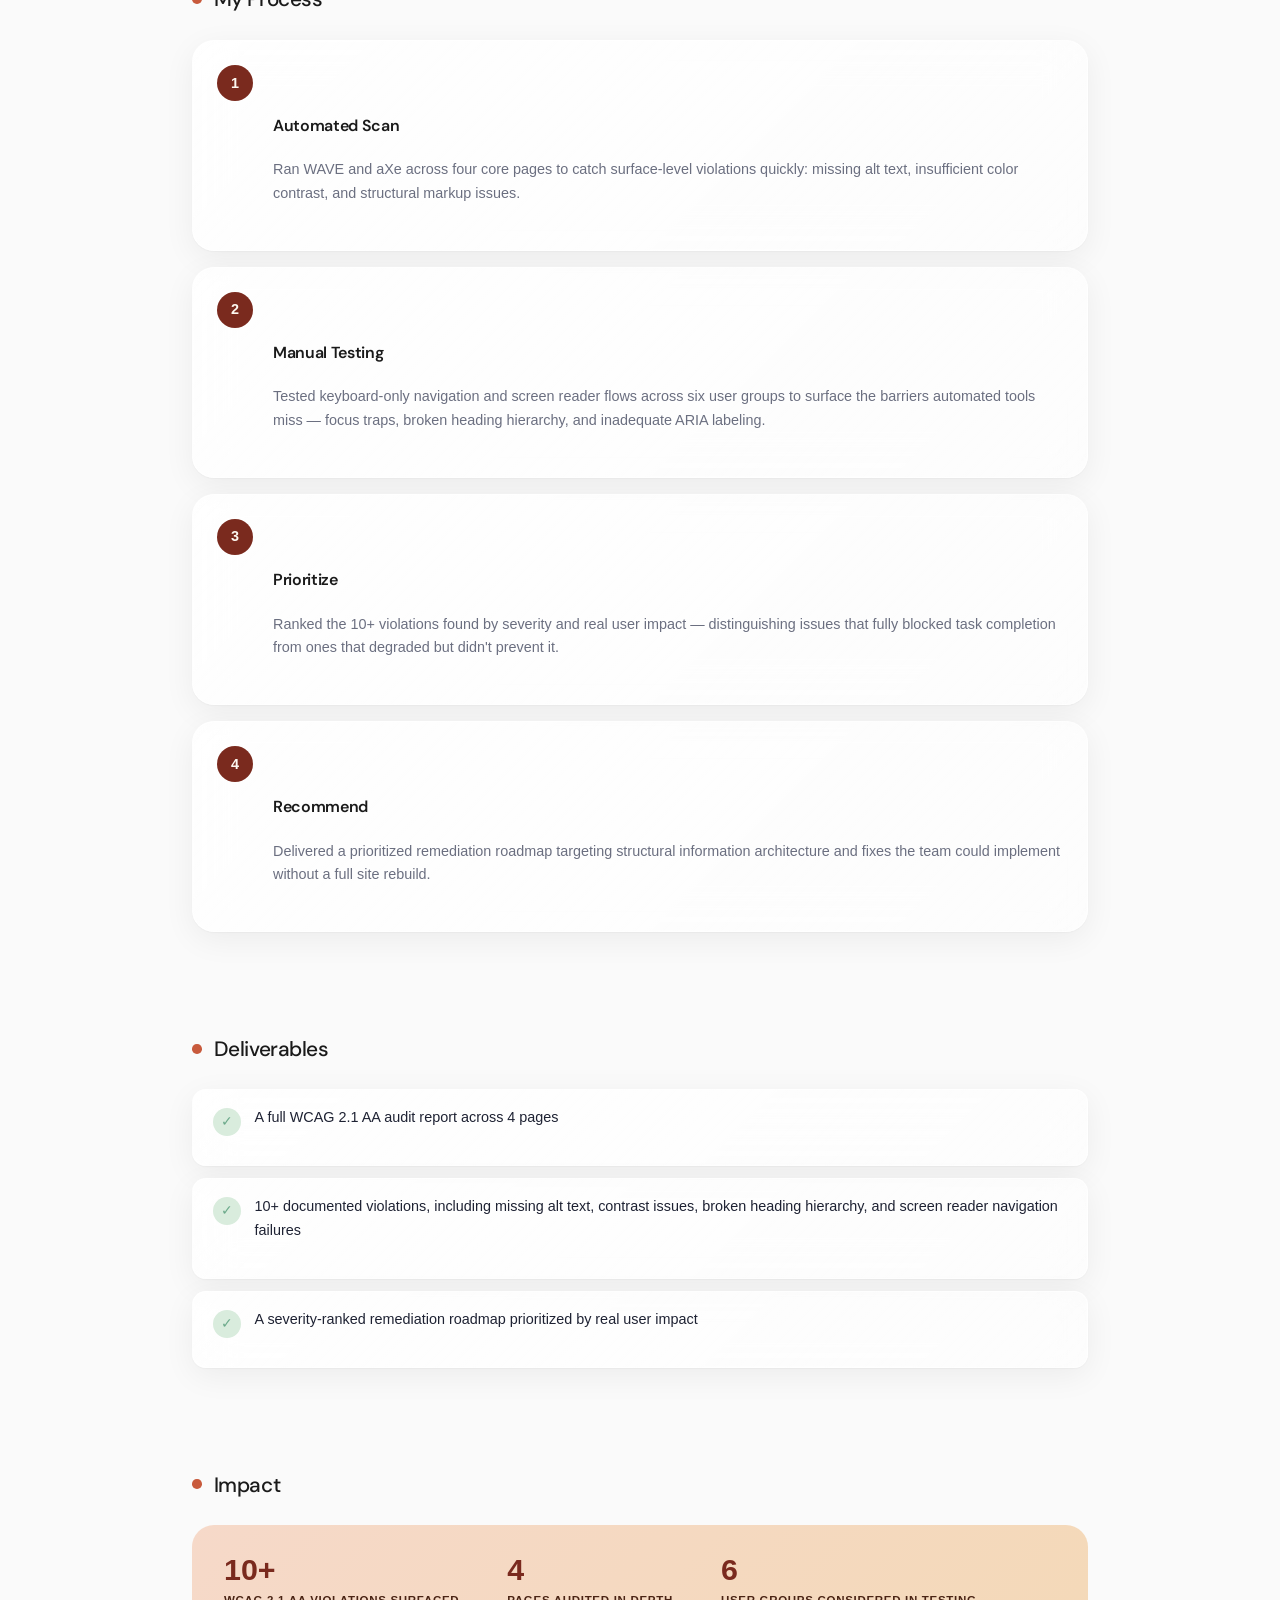
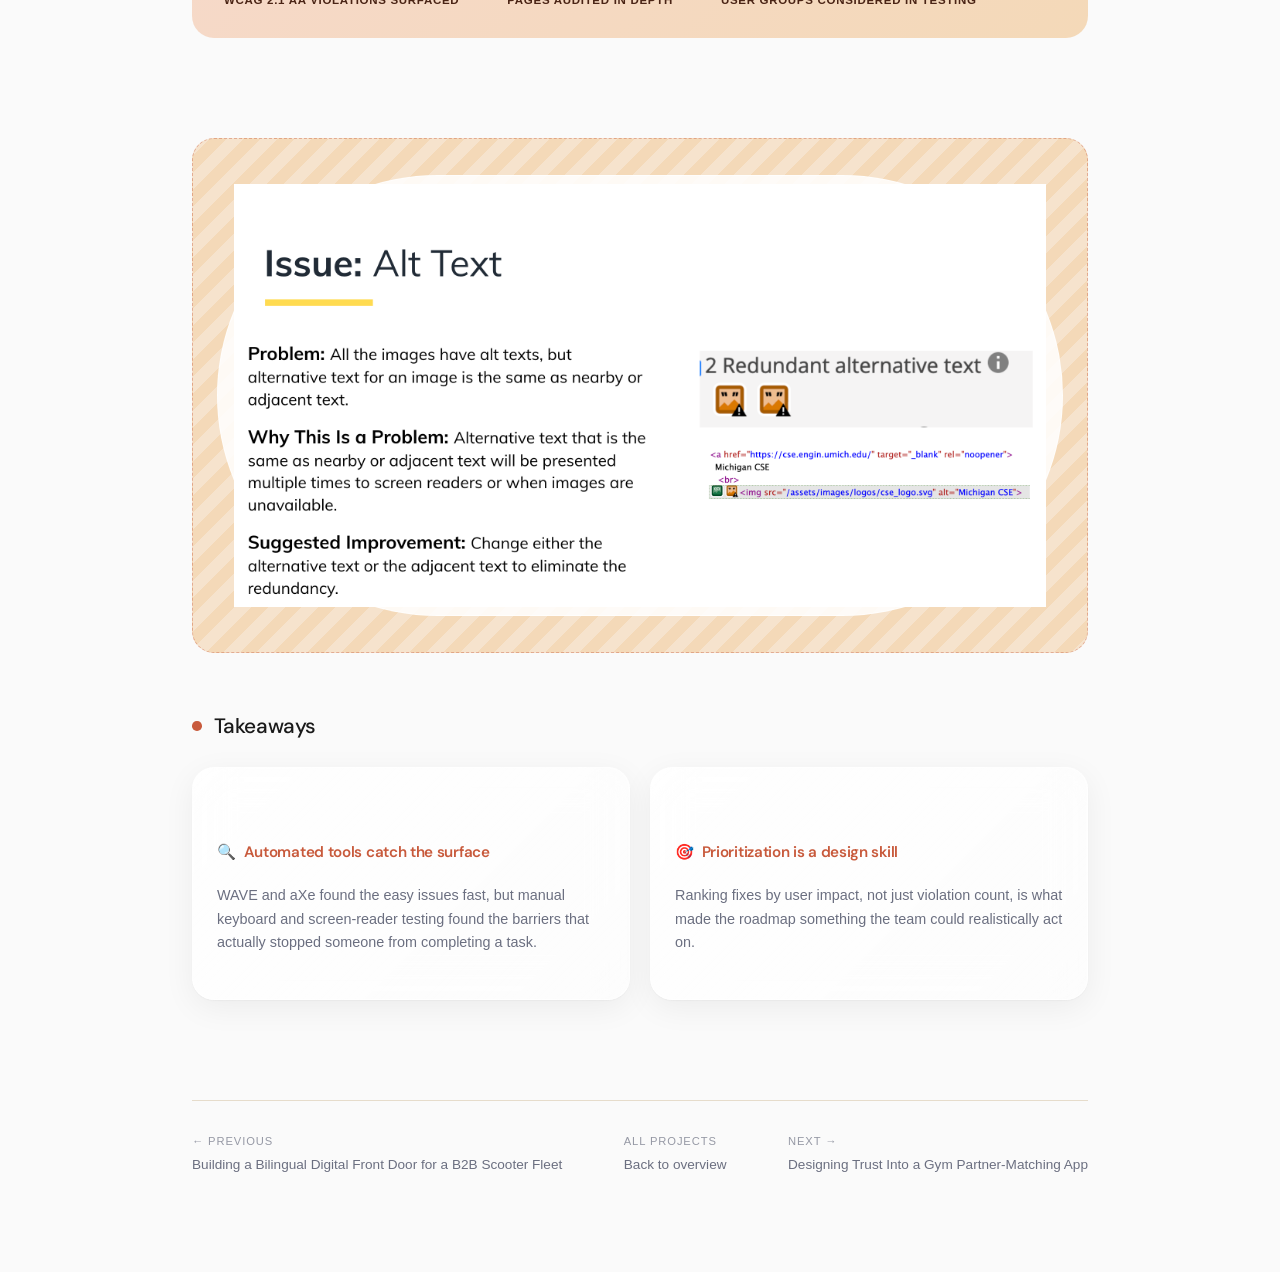
<file: spot-accessibility.html>
<!doctype html>
<html lang="en">
<head>
  <meta charset="utf-8" />
  <meta name="viewport" content="width=device-width, initial-scale=1" />
  <title>Making a Research Lab's Website Usable for Everyone — Anita Tsai</title>
  <meta name="description" content="A WCAG 2.1 AA audit of a research lab's public website, surfacing and prioritizing 10+ violations that automated scans alone would have missed." />
  <meta name="author" content="Anita Tsai" />
  <link rel="preconnect" href="https://fonts.googleapis.com" />
  <link rel="preconnect" href="https://fonts.gstatic.com" crossorigin />
  <link rel="stylesheet" href="https://fonts.googleapis.com/css2?family=Inter:wght@400;500;600;700&family=DM+Sans:wght@500;600;700&display=swap" />
  <link rel="stylesheet" href="anitauiux.css" />
  <link rel="shortcut icon" href="Headshot.png" type="image/png">
</head>
<body>
  <div class="bg-blobs" aria-hidden="true"><span></span></div>

  <header class="header">
    <nav class="nav" aria-label="Primary">
      <a href="index.html" class="nav-brand">Anita Tsai</a>
      <div class="nav-links">
        <a class="nav-link" href="index.html">Work</a>
        <a class="nav-link" href="index.html?page=about">About</a>
      </div>
    </nav>
  </header>

  <main class="page" aria-label="Making a Research Lab's Website Usable for Everyone case study">

    <a class="back-link" href="index.html#work">&larr; Back to all work</a>

    <!-- Hero -->
    <section class="glass-card big reveal">
      <p class="case-eyebrow">Accessibility Audit</p>
      <h1 class="case-title">Making a Research Lab's Website Usable for Everyone</h1>
      <p class="case-dek">A WCAG 2.1 AA audit of a research lab's public website, surfacing and prioritizing 10+ violations that automated scans alone would have missed.</p>

      <div class="case-hero-grid">
        <div class="case-meta-item"><h4>Role</h4><p>Accessibility Auditor</p></div>
        <div class="case-meta-item"><h4>Tools & Methods</h4><p>WAVE, aXe, Manual Screen Reader & Keyboard Testing, WCAG 2.1 AA</p></div>
        <div class="case-meta-item"><h4>Timeline</h4><p>2026</p></div>
        <div class="case-meta-item"><h4>Organization</h4><p>SPOT Research Lab &middot; Ann Arbor, MI</p></div>
      </div>

    </section>

    <div class="case-image-placeholder reveal"><span><a class="btn btn-primary" href="SPOT_ Accessibility Slides" download class="button primary">Download Full Review (PDF)</a>
</span></div>

    <!-- Overview -->
    <section class="case-section reveal">
      <h2>Overview</h2>
      <p class="case-body">The lab's public website is often the first thing prospective students, collaborators, and study participants interact with &mdash; and for users with visual or motor impairments, it wasn't working. I audited four core pages against WCAG 2.1 AA, combining automated scanning with manual testing to find the barriers that actually block task completion, then delivered a roadmap the team could execute without a full redesign.</p>
    </section>

    <!-- Context -->
    <section class="case-section reveal">
      <h2>The Problem</h2>
      <p class="case-body">A quick automated scan can catch missing alt text or a contrast ratio violation, but it can't tell you whether a keyboard-only user can actually complete a task, or whether a screen reader announces a form correctly. The lab needed to know which issues were cosmetic and which were genuinely exclusionary &mdash; and needed that answer prioritized, not just itemized.</p>
    </section>

    <!-- Process -->
    <section class="case-section reveal">
      <h2>My Process</h2>
      <div class="process-steps">
        <div class="process-step glass-card">
          <div class="process-step-num">1</div>
          <div>
            <h3>Automated Scan</h3>
            <p>Ran WAVE and aXe across four core pages to catch surface-level violations quickly: missing alt text, insufficient color contrast, and structural markup issues.</p>
          </div>
        </div>
        <div class="process-step glass-card">
          <div class="process-step-num">2</div>
          <div>
            <h3>Manual Testing</h3>
            <p>Tested keyboard-only navigation and screen reader flows across six user groups to surface the barriers automated tools miss &mdash; focus traps, broken heading hierarchy, and inadequate ARIA labeling.</p>
          </div>
        </div>
        <div class="process-step glass-card">
          <div class="process-step-num">3</div>
          <div>
            <h3>Prioritize</h3>
            <p>Ranked the 10+ violations found by severity and real user impact &mdash; distinguishing issues that fully blocked task completion from ones that degraded but didn't prevent it.</p>
          </div>
        </div>
        <div class="process-step glass-card">
          <div class="process-step-num">4</div>
          <div>
            <h3>Recommend</h3>
            <p>Delivered a prioritized remediation roadmap targeting structural information architecture and fixes the team could implement without a full site rebuild.</p>
          </div>
        </div>
      </div>
    </section>

    <!-- Deliverables -->
    <section class="case-section reveal">
      <h2>Deliverables</h2>
      <div class="deliverable-list">
        <div class="deliverable-item glass-card">
          <div class="deliverable-icon">✓</div>
          <p>A full WCAG 2.1 AA audit report across 4 pages</p>
        </div>
        <div class="deliverable-item glass-card">
          <div class="deliverable-icon">✓</div>
          <p>10+ documented violations, including missing alt text, contrast issues, broken heading hierarchy, and screen reader navigation failures</p>
        </div>
        <div class="deliverable-item glass-card">
          <div class="deliverable-icon">✓</div>
          <p>A severity-ranked remediation roadmap prioritized by real user impact</p>
        </div>
      </div>
    </section>

    <!-- Impact -->
    <section class="case-section reveal">
      <h2>Impact</h2>
      <div class="impact-banner">
        <div class="impact-stat">
          <div class="impact-num">10+</div>
          <div class="impact-label">WCAG 2.1 AA violations surfaced</div>
        </div>
        <div class="impact-stat">
          <div class="impact-num">4</div>
          <div class="impact-label">pages audited in depth</div>
        </div>
        <div class="impact-stat">
          <div class="impact-num">6</div>
          <div class="impact-label">user groups considered in testing</div>
        </div>
      </div>
    </section>

    <div class="case-image-placeholder reveal"><span> <img src = "alttextissue.png" alt="example of accessibility check"> </span> </div>

    <!-- Takeaways -->
    <section class="case-section reveal">
      <h2>Takeaways</h2>
      <div class="takeaway-grid">
        <div class="takeaway-card glass-card">
          <h3><span>🔍</span> Automated tools catch the surface</h3>
          <p>WAVE and aXe found the easy issues fast, but manual keyboard and screen-reader testing found the barriers that actually stopped someone from completing a task.</p>
        </div>
        <div class="takeaway-card glass-card">
          <h3><span>🎯</span> Prioritization is a design skill</h3>
          <p>Ranking fixes by user impact, not just violation count, is what made the roadmap something the team could realistically act on.</p>
        </div>
      </div>
    </section>

    <!-- Case nav -->
    <div class="case-nav">
      <a class="case-nav-link" href="wemo-nexus.html"><span class="dir">&larr; Previous</span>Building a Bilingual Digital Front Door for a B2B Scooter Fleet</a>
      <a class="case-nav-link" href="index.html#work"><span class="dir">All projects</span>Back to overview</a>
      <a class="case-nav-link" href="rise-gym-app.html"><span class="dir">Next &rarr;</span>Designing Trust Into a Gym Partner-Matching App</a>
    </div>

  </main>

  <script>
    let io;
    function observeReveal() {
      if (io) io.disconnect();
      io = new IntersectionObserver((entries) => {
        entries.forEach(e => { if (e.isIntersecting) { e.target.classList.add('is-visible'); io.unobserve(e.target); } });
      }, { threshold: 0.12 });
      document.querySelectorAll('.reveal').forEach(el => io.observe(el));
    }
    observeReveal();
  </script>
</body>
</html>
</file>
<file: anitauiux.css>
/* ==========================================================================
   ANITA TSAI — STRATEGY & UI/UX PORTFOLIO STYLESHEET
   ========================================================================== */

/* --------------------------------------------------------------------------
   1. DESIGN TOKENS & CUSTOM PROPERTIES
   -------------------------------------------------------------------------- */
:root {
  /* Color Palette - Core */
  --background: #fdf8f1;
  --foreground: #1e2233;
  --muted-fg: #6b6f80;
  --border: #e6dccb;

  /* Card & Surface Tokens */
  --card-bg: rgba(255, 255, 255, 0.55);
  --card-border: rgba(255, 255, 255, 0.6);
  --card-highlight: rgba(255, 255, 255, 0.85);

  /* Brand & Accent Colors */
  --primary: #7a2a1e;
  --primary-hover: #632218;
  --primary-fg: #fdf8f1;
  --accent: #f6e3cd;
  --accent-fg: #4a2415;

  /* Tonal Palette */
  --warm-1: #f4d9b8;
  --warm-2: #eec49a;
  --warm-3: #e0a679;
  --coral: #c85a3c;
  --coral-soft: #f6d9c9;
  --sage: #6ba98a;
  --sage-soft: #d9ecdd;

  /* Radius System */
  --radius-sm: 8px;
  --radius-md: 14px;
  --radius-lg: 22px;
  --radius-xl: 28px;
  --radius-pill: 9999px;

  /* Shadows & Elevations */
  --shadow-sm: 0 1px 2px rgba(0, 0, 0, 0.04), 0 4px 12px rgba(0, 0, 0, 0.03);
  --shadow-md: 0 1px 2px rgba(0, 0, 0, 0.04), 0 8px 32px rgba(0, 0, 0, 0.06);
  --shadow-lg: 0 1px 2px rgba(0, 0, 0, 0.04), 0 20px 50px -12px rgba(200, 90, 60, 0.25);

  /* Transitions */
  --transition-fast: 0.2s cubic-bezier(0.2, 0.8, 0.2, 1);
  --transition-smooth: 0.35s cubic-bezier(0.2, 0.8, 0.2, 1);
}

/* --------------------------------------------------------------------------
   2. GLOBAL BASE & RESET
   -------------------------------------------------------------------------- */
*, *::before, *::after {
  box-sizing: border-box;
  margin: 0;
  padding: 0;
}

html {
  scroll-behavior: smooth;
}

body {
  font-family: "Inter", ui-sans-serif, system-ui, -apple-system, BlinkMacSystemFont, "Segoe UI", sans-serif;
  color: var(--foreground);
  background-color: var(--background);
  line-height: 1.5;
  min-height: 100vh;
  position: relative;
  overflow-x: hidden;
  font-feature-settings: "cv02", "cv03", "cv04", "cv11";
}

h1, h2, h3, h4, h5, h6 {
  font-family: "DM Sans", "Inter", sans-serif;
  font-weight: 600;
  letter-spacing: -0.02em;
  color: var(--foreground);
}

a {
  color: inherit;
  text-decoration: none;
}

ul {
  list-style: none;
}

img, svg {
  display: block;
  max-width: 100%;
}

/* --------------------------------------------------------------------------
   3. REUSABLE BUTTON COMPONENT SYSTEM
   -------------------------------------------------------------------------- */

.btn,
.filter-pill,
.nav-link {
  display: inline-flex;
  align-items: center;
  justify-content: center;
  gap: 0.5rem;
  font-family: inherit;
  font-size: 0.875rem;
  font-weight: 500;
  line-height: 1;
  text-decoration: none;
  border-radius: var(--radius-pill);
  border: 1px solid transparent;
  cursor: pointer;
  outline: none;
  background: transparent;
  white-space: nowrap;
  user-select: none;
  transition: background-color var(--transition-fast),
              color var(--transition-fast),
              border-color var(--transition-fast),
              transform var(--transition-fast),
              box-shadow var(--transition-fast);
}

/* Button Sizes */
.btn {
  padding: 0.65rem 1.25rem;
}

.btn-sm {
  padding: 0.4rem 0.85rem;
  font-size: 0.8rem;
}

.btn-lg {
  padding: 0.85rem 1.75rem;
  font-size: 1rem;
}

/* Primary Button */
.btn-primary {
  background-color: var(--primary);
  color: var(--primary-fg);
  box-shadow: 0 2px 6px rgba(122, 42, 30, 0.2);
}

.btn-primary:hover {
  background-color: var(--primary-hover);
  color: var(--primary-fg);
  transform: translateY(-2px);
  box-shadow: 0 4px 14px rgba(122, 42, 30, 0.35);
}

.btn-primary:active {
  transform: translateY(0);
}

/* Secondary Outline Button */
.btn-outline {
  background-color: var(--background);
  color: var(--foreground);
  border-color: var(--border);
}

.btn-outline:hover {
  background-color: var(--accent);
  color: var(--accent-fg);
  border-color: transparent;
  transform: translateY(-2px);
}

.btn-outline:active {
  transform: translateY(0);
}

/* Glassmorphism Button */
.btn-glass {
  background: var(--card-bg);
  backdrop-filter: blur(14px) saturate(120%);
  -webkit-backdrop-filter: blur(14px) saturate(120%);
  border-color: rgba(255, 255, 255, 0.6);
  color: var(--foreground);
}

.btn-glass:hover {
  background: var(--card-highlight);
  border-color: rgba(200, 90, 60, 0.4);
  transform: translateY(-2px);
}

/* Filter Pill Variant */
.filter-pill {
  padding: 0.5rem 1.1rem;
  background-color: rgba(255, 255, 255, 0.4);
  border-color: var(--border);
  color: var(--muted-fg);
}

.filter-pill:hover {
  background-color: var(--accent);
  color: var(--accent-fg);
}

.filter-pill.active {
  background-color: var(--primary);
  color: var(--primary-fg);
  border-color: var(--primary);
  box-shadow: 0 2px 8px rgba(122, 42, 30, 0.2);
}

.dot-ind {
  display: inline-block;
  width: 0.5rem;
  height: 0.5rem;
  border-radius: 50%;
  flex-shrink: 0;
}

/* Accessibility States */
.btn:focus-visible,
.filter-pill:focus-visible,
.nav-link:focus-visible {
  outline: 2px solid var(--coral);
  outline-offset: 3px;
}

.btn:disabled,
.btn.disabled {
  opacity: 0.5;
  cursor: not-allowed;
  pointer-events: none;
  box-shadow: none;
}

/* --------------------------------------------------------------------------
   4. BACKGROUND EFFECTS & ATMOSPHERE
   -------------------------------------------------------------------------- */
.bg-blobs {
  position: fixed;
  inset: 0;
  z-index: -1;
  overflow: hidden;
  pointer-events: none;
}

.bg-blobs::before,
.bg-blobs::after,
.bg-blobs span {
  content: "";
  position: absolute;
  border-radius: 50%;
  filter: blur(110px);
}

.bg-blobs::before {
  width: 60rem;
  height: 60rem;
  top: -25%;
  left: -25%;
  background: var(--warm-1);
  opacity: 0.5;
}

.bg-blobs::after {
  width: 50rem;
  height: 50rem;
  bottom: -25%;
  right: -25%;
  background: var(--coral-soft);
  opacity: 0.4;
}

.bg-blobs span {
  width: 30rem;
  height: 30rem;
  bottom: 30%;
  left: 33%;
  background: var(--sage-soft);
  opacity: 0.3;
}

/* --------------------------------------------------------------------------
   5. NAVIGATION & HEADER
   -------------------------------------------------------------------------- */
.header {
  position: fixed;
  top: 0;
  left: 0;
  right: 0;
  z-index: 50;
  padding: 1rem;
}

.nav {
  max-width: 64rem;
  margin: 0 auto;
  display: flex;
  align-items: center;
  justify-content: space-between;
  padding: 0.75rem 1.25rem;
  border-radius: var(--radius-pill);
  background: rgba(255, 255, 255, 0.55);
  backdrop-filter: blur(14px) saturate(120%);
  -webkit-backdrop-filter: blur(14px) saturate(120%);
  border: 1px solid rgba(255, 255, 255, 0.5);
  box-shadow: var(--shadow-sm);
}

.nav-brand {
  font-weight: 600;
  font-size: 0.9rem;
  letter-spacing: -0.01em;
  transition: opacity var(--transition-fast);
}

.nav-brand:hover {
  opacity: 0.7;
}

.nav-links {
  display: flex;
  gap: 0.25rem;
}

.nav-link {
  padding: 0.5rem 1rem;
  color: var(--muted-fg);
}

.nav-link:hover {
  background: var(--accent);
  color: var(--accent-fg);
}

.nav-link.active {
  background: var(--primary);
  color: var(--primary-fg);
  box-shadow: 0 1px 3px rgba(0, 0, 0, 0.08);
}

/* --------------------------------------------------------------------------
   6. LAYOUT & GRID STRUCTURES
   -------------------------------------------------------------------------- */
.page {
  max-width: 64rem;
  margin: 0 auto;
  padding: 7rem 1.25rem 3rem;
}

@media (min-width: 640px) {
  .page { padding: 7rem 2rem 4rem; }
}

@media (min-width: 1024px) {
  .page { padding: 7rem 4rem 6rem; }
}

.page[hidden] {
  display: none;
}

section + section {
  margin-top: 3rem;
}

@media (min-width: 640px) {
  section + section { margin-top: 4rem; }
}

.grid {
  display: grid;
  gap: 1rem;
}

.grid-2 { grid-template-columns: 1fr; }
.grid-3 { grid-template-columns: 1fr; }
.grid-4 { grid-template-columns: 1fr; }

@media (min-width: 640px) {
  .grid-2 { grid-template-columns: repeat(2, 1fr); }
  .grid-3 { grid-template-columns: repeat(2, 1fr); }
  .grid-4 { grid-template-columns: repeat(2, 1fr); }
}

@media (min-width: 1024px) {
  .grid-3 { grid-template-columns: repeat(3, 1fr); }
  .grid-4 { grid-template-columns: repeat(4, 1fr); }
}

/* --------------------------------------------------------------------------
   7. GLASS CARDS & CONTAINERS
   -------------------------------------------------------------------------- */
.glass-card {
  position: relative;
  background: linear-gradient(135deg, var(--card-highlight) 0%, var(--card-bg) 100%);
  backdrop-filter: blur(22px) saturate(140%);
  -webkit-backdrop-filter: blur(22px) saturate(140%);
  border: 1px solid var(--card-border);
  border-radius: var(--radius-lg);
  box-shadow: var(--shadow-md);
  transition: transform var(--transition-smooth),
              box-shadow var(--transition-smooth),
              border-color var(--transition-smooth);
  overflow: hidden;
}

.glass-card:hover {
  border-color: rgba(200, 90, 60, 0.4);
  box-shadow: var(--shadow-lg);
}

.glass-card.lift:hover {
  transform: translateY(-4px);
}

.glass-card.big {
  border-radius: var(--radius-xl);
  padding: 2rem;
}

@media (min-width: 640px) {
  .glass-card.big { padding: 3rem; }
}

@media (min-width: 1024px) {
  .glass-card.big { padding: 4rem; }
}

.section-head {
  display: flex;
  align-items: center;
  gap: 0.75rem;
  margin-bottom: 1.5rem;
}

.section-head .dot {
  width: 0.6rem;
  height: 0.6rem;
  border-radius: 50%;
  background: var(--coral);
}

.section-head h2 {
  font-size: 1.5rem;
  font-weight: 600;
}

.section-desc {
  color: var(--muted-fg);
  font-size: 0.9rem;
  max-width: 36rem;
  margin: -0.75rem 0 1.5rem;
  line-height: 1.6;
}

/* --------------------------------------------------------------------------
   8. HERO SECTION
   -------------------------------------------------------------------------- */
.hero-tag {
  font-size: 0.85rem;
  font-weight: 500;
  text-transform: uppercase;
  letter-spacing: 0.15em;
  color: var(--coral);
}

.hero-title {
  margin-top: 1rem;
  font-size: clamp(1.25rem, 3.5vw, 2.2rem);
  font-weight: 700;
  line-height: 1.25;
  max-width: 48rem;
}

.hero-sub {
  margin-top: 1.5rem;
  max-width: 36rem;
  color: var(--muted-fg);
  font-size: 1.05rem;
  line-height: 1.65;
}

.contact-row {
  margin-top: 2rem;
  display: flex;
  flex-wrap: wrap;
  gap: 0.75rem;
  font-size: 0.85rem;
  color: var(--muted-fg);
}

.chip {
  display: inline-flex;
  align-items: center;
  gap: 0.4rem;
  padding: 0.4rem 0.85rem;
  border-radius: var(--radius-pill);
  background: var(--accent);
  color: var(--accent-fg);
  transition: background var(--transition-fast);
}

a.chip:hover {
  background: color-mix(in oklab, var(--accent) 80%, black);
}

.cta-row {
  margin-top: 2rem;
  display: flex;
  flex-wrap: wrap;
  gap: 0.75rem;
}

/* --------------------------------------------------------------------------
   9. PROCESS CARDS
   -------------------------------------------------------------------------- */
.process-card {
  padding: 1.25rem;
  border-radius: var(--radius-lg);
}

.process-card .row {
  display: flex;
  align-items: center;
  justify-content: space-between;
}

.process-icon {
  width: 2.25rem;
  height: 2.25rem;
  border-radius: 50%;
  background: var(--coral-soft);
  color: var(--coral);
  display: flex;
  align-items: center;
  justify-content: center;
  font-weight: 700;
  font-size: 0.9rem;
}

.process-num {
  font-size: 0.75rem;
  font-weight: 600;
  color: rgba(107, 111, 128, 0.7);
}

.process-card h3 {
  margin-top: 1rem;
  font-size: 0.85rem;
  font-weight: 600;
  text-transform: uppercase;
  letter-spacing: 0.06em;
}

.process-card p {
  margin-top: 0.5rem;
  font-size: 0.875rem;
  color: var(--muted-fg);
  line-height: 1.6;
}

/* --------------------------------------------------------------------------
   10. PORTFOLIO & BENTO GRID
   -------------------------------------------------------------------------- */
.cases-overview {
  margin-top: 3rem;
}

.cases-overview-head {
  max-width: 34rem;
}

.cases-overview-title {
  margin-top: 0.6rem;
  font-size: clamp(1.5rem, 3vw, 2rem);
  font-weight: 700;
  line-height: 1.15;
}

.cases-overview-desc {
  margin-top: 0.75rem;
  font-size: 0.95rem;
  color: var(--muted-fg);
  line-height: 1.6;
}

.filter-row {
  display: flex;
  flex-wrap: wrap;
  gap: 0.5rem;
  margin-top: 1.5rem;
}

.cases-bento {
  margin-top: 2rem;
  display: grid;
  grid-template-columns: 1fr;
  gap: 1.25rem;
}

@media (min-width: 800px) {
  .cases-bento {
    grid-template-columns: repeat(3, 1fr);
  }
}

.case-tile {
  display: flex;
  flex-direction: column;
  border-radius: var(--radius-lg);
  background: var(--card-bg);
  border: 1px solid var(--card-border);
  overflow: hidden;
  text-decoration: none;
  color: inherit;
  transition: transform var(--transition-smooth), box-shadow var(--transition-smooth);
}

.case-tile:hover {
  transform: translateY(-4px);
  box-shadow: 0 14px 32px rgba(0, 0, 0, 0.1);
}

.case-thumb {
  position: relative;
  height: 140px;
  display: flex;
  align-items: center;
  justify-content: center;
  background-image:
    radial-gradient(circle at 25% 25%, rgba(255,255,255,0.35) 0%, transparent 45%),
    linear-gradient(135deg, var(--coral) 0%, var(--warm-3) 100%);
}

.cat-design .case-thumb {
  background-image:
    radial-gradient(circle at 25% 25%, rgba(255,255,255,0.35) 0%, transparent 45%),
    linear-gradient(135deg, var(--coral) 0%, var(--warm-2) 100%);
}

.cat-strategy .case-thumb {
  background-image:
    radial-gradient(circle at 25% 25%, rgba(255,255,255,0.4) 0%, transparent 45%),
    linear-gradient(135deg, var(--warm-3) 0%, var(--primary) 100%);
}

.cat-research .case-thumb {
  background-image:
    radial-gradient(circle at 25% 25%, rgba(255,255,255,0.4) 0%, transparent 45%),
    linear-gradient(135deg, var(--sage) 0%, #4d8a6b 100%);
}

.case-thumb-icon {
  font-size: 3rem;
  filter: drop-shadow(0 4px 10px rgba(0, 0, 0, 0.15));
}

.case-metric-badge {
  position: absolute;
  top: 0.85rem;
  right: 0.85rem;
  padding: 0.4rem 0.75rem;
  border-radius: var(--radius-pill);
  background: rgba(255, 255, 255, 0.85);
  backdrop-filter: blur(6px);
  font-size: 0.8rem;
  font-weight: 700;
  color: var(--primary);
}

.case-metric-badge small {
  display: block;
  font-size: 0.55rem;
  font-weight: 600;
  text-transform: uppercase;
  letter-spacing: 0.04em;
  color: var(--muted-fg);
}

.case-tile-body {
  padding: 1.25rem 1.4rem 1.5rem;
}

.case-tile-tag {
  font-size: 0.68rem;
  font-weight: 600;
  text-transform: uppercase;
  letter-spacing: 0.07em;
  color: var(--coral);
}

.case-tile-body h3 {
  margin-top: 0.3rem;
  font-size: 1.05rem;
  font-weight: 700;
}

.case-tile-hook {
  margin-top: 0.6rem;
  font-size: 0.88rem;
  color: var(--muted-fg);
  line-height: 1.55;
}

.cases-overview-cta {
  margin-top: 2.25rem;
  display: flex;
  justify-content: center;
}

/* --------------------------------------------------------------------------
   11. INDIVIDUAL CASE STUDY PAGE STYLES (RESTORED)
   -------------------------------------------------------------------------- */
.back-link {
  display: inline-flex;
  align-items: center;
  gap: 0.4rem;
  font-size: 0.85rem;
  font-weight: 500;
  color: var(--muted-fg);
  margin-bottom: 1.5rem;
  transition: color var(--transition-fast), transform var(--transition-fast);
}

.back-link:hover {
  color: var(--coral);
  transform: translateX(-2px);
}

.case-eyebrow {
  font-size: 0.8rem;
  font-weight: 600;
  text-transform: uppercase;
  letter-spacing: 0.12em;
  color: var(--coral);
}

.case-title {
  margin-top: 0.75rem;
  font-size: clamp(1.5rem, 4vw, 2.5rem);
  font-weight: 700;
  line-height: 1.15;
  max-width: 38rem;
}

.case-dek {
  margin-top: 1.25rem;
  max-width: 34rem;
  font-size: 1.05rem;
  color: var(--muted-fg);
  line-height: 1.65;
}

.case-hero-grid {
  margin-top: 2.5rem;
  display: grid;
  gap: 1.5rem;
  grid-template-columns: 1fr;
  padding-top: 2rem;
  border-top: 1px solid var(--border);
}

@media (min-width: 640px) {
  .case-hero-grid { grid-template-columns: repeat(2, 1fr); }
}

@media (min-width: 1024px) {
  .case-hero-grid { grid-template-columns: repeat(4, 1fr); }
}

.case-meta-item h4 {
  font-size: 0.7rem;
  font-weight: 600;
  text-transform: uppercase;
  letter-spacing: 0.1em;
  color: rgba(107, 111, 128, 0.85);
}

.case-meta-item p {
  margin-top: 0.4rem;
  font-size: 0.9rem;
  font-weight: 500;
  color: var(--foreground);
  line-height: 1.5;
}

.case-section {
  margin-top: 3.5rem;
}

.case-section > h2 {
  font-size: 1.3rem;
  display: flex;
  align-items: center;
  gap: 0.75rem;
}

.case-section > h2::before {
  content: "";
  width: 0.6rem;
  height: 0.6rem;
  border-radius: 50%;
  background: var(--coral);
  flex-shrink: 0;
}

.case-section > p.case-body {
  margin-top: 1rem;
  max-width: 42rem;
  font-size: 0.98rem;
  color: var(--muted-fg);
  line-height: 1.75;
}

.case-image-placeholder {
  margin-top: 1.5rem;
  aspect-ratio: 16 / 9;
  border-radius: var(--radius-lg);
  background: repeating-linear-gradient(135deg, var(--accent), var(--accent) 12px, var(--warm-1) 12px, var(--warm-1) 24px);
  border: 1.5px dashed rgba(200, 90, 60, 0.5);
  display: flex;
  align-items: center;
  justify-content: center;
  text-align: center;
  padding: 1.5rem;
}

.case-image-placeholder span {
  background: var(--card-highlight);
  border: 1px solid var(--card-border);
  padding: 0.5rem 1rem;
  border-radius: var(--radius-pill);
  font-size: 0.8rem;
  font-weight: 500;
  color: var(--accent-fg);
}

.impact-banner {
  margin-top: 1.5rem;
  background: linear-gradient(135deg, var(--coral-soft) 0%, var(--warm-1) 100%);
  border-radius: var(--radius-lg);
  padding: 1.75rem 2rem;
  display: flex;
  flex-wrap: wrap;
  gap: 2rem 3rem;
}

.impact-stat {
  min-width: 8rem;
}

.impact-num {
  font-size: 1.9rem;
  font-weight: 700;
  color: var(--primary);
  font-variant-numeric: tabular-nums;
  line-height: 1.1;
}

.impact-label {
  margin-top: 0.3rem;
  font-size: 0.72rem;
  font-weight: 600;
  text-transform: uppercase;
  letter-spacing: 0.06em;
  color: var(--accent-fg);
}

.process-steps {
  margin-top: 1.5rem;
  display: flex;
  flex-direction: column;
  gap: 1rem;
}

.process-step {
  display: flex;
  gap: 1.25rem;
  padding: 1.5rem;
  border-radius: var(--radius-lg);
  align-items: flex-start;
}

.process-step-num {
  width: 2.25rem;
  height: 2.25rem;
  border-radius: 50%;
  background: var(--primary);
  color: var(--primary-fg);
  display: flex;
  align-items: center;
  justify-content: center;
  font-weight: 700;
  font-size: 0.9rem;
  flex-shrink: 0;
}

.process-step h3 {
  font-size: 1rem;
}

.process-step p {
  margin-top: 0.4rem;
  font-size: 0.9rem;
  color: var(--muted-fg);
  line-height: 1.65;
}

.takeaway-grid {
  margin-top: 1.5rem;
  display: grid;
  gap: 1.25rem;
  grid-template-columns: 1fr;
}

@media (min-width: 768px) {
  .takeaway-grid { grid-template-columns: repeat(2, 1fr); }
}

.takeaway-card {
  padding: 1.5rem;
  border-radius: var(--radius-lg);
}

.takeaway-card h3 {
  color: var(--coral);
  font-size: 0.95rem;
  display: flex;
  align-items: center;
  gap: 0.5rem;
}

.takeaway-card p {
  margin-top: 0.6rem;
  font-size: 0.9rem;
  color: var(--muted-fg);
  line-height: 1.65;
}

.deliverable-list {
  margin-top: 1.5rem;
  display: flex;
  flex-direction: column;
  gap: 0.75rem;
}

.deliverable-item {
  display: flex;
  gap: 0.85rem;
  padding: 1rem 1.25rem;
  border-radius: var(--radius-md);
  align-items: flex-start;
}

.deliverable-icon {
  width: 1.75rem;
  height: 1.75rem;
  border-radius: 50%;
  background: var(--sage-soft);
  color: var(--sage);
  display: flex;
  align-items: center;
  justify-content: center;
  font-size: 0.85rem;
  flex-shrink: 0;
  margin-top: 0.1rem;
}

.deliverable-item p {
  font-size: 0.9rem;
  color: var(--foreground);
  line-height: 1.6;
}

.deliverable-item p strong {
  font-weight: 600;
}

.case-nav {
  margin-top: 4.5rem;
  padding-top: 2rem;
  border-top: 1px solid var(--border);
  display: flex;
  justify-content: space-between;
  align-items: center;
  gap: 1rem;
  flex-wrap: wrap;
}

.case-nav-link {
  font-size: 0.85rem;
  font-weight: 500;
  color: var(--muted-fg);
  transition: color var(--transition-fast);
}

.case-nav-link:hover {
  color: var(--coral);
}

.case-nav-link .dir {
  display: block;
  font-size: 0.7rem;
  text-transform: uppercase;
  letter-spacing: 0.08em;
  color: rgba(107, 111, 128, 0.7);
  margin-bottom: 0.2rem;
}

/* --------------------------------------------------------------------------
   12. WORK EXPERIENCE
   -------------------------------------------------------------------------- */
.exp-list {
  display: flex;
  flex-direction: column;
  gap: 1rem;
}

.exp-card {
  padding: 1.5rem;
  border-radius: var(--radius-lg);
}

@media (min-width: 640px) {
  .exp-card { padding: 2rem; }
}

.exp-head {
  display: flex;
  flex-direction: column;
  gap: 0.25rem;
}

@media (min-width: 640px) {
  .exp-head {
    flex-direction: row;
    align-items: center;
    justify-content: space-between;
  }
}

.exp-role {
  font-size: 1.05rem;
  font-weight: 600;
}

.exp-org {
  font-size: 0.875rem;
  font-weight: 500;
  color: var(--coral);
}

.exp-date {
  font-size: 0.85rem;
  color: var(--muted-fg);
}

.exp-location {
  font-size: 0.75rem;
  color: rgba(107, 111, 128, 0.85);
}

.exp-summary {
  margin-top: 0.75rem;
  font-size: 0.9rem;
  color: var(--foreground);
}

.exp-details {
  margin-top: 0.75rem;
}

.exp-details summary {
  cursor: pointer;
  font-size: 0.8rem;
  font-weight: 600;
  color: var(--coral);
}

.exp-bullets {
  margin-top: 0.75rem;
  display: flex;
  flex-direction: column;
  gap: 0.5rem;
}

.exp-bullets li {
  display: flex;
  gap: 0.5rem;
  font-size: 0.875rem;
  color: var(--muted-fg);
  line-height: 1.6;
}

.exp-bullets li::before {
  content: "";
  width: 0.4rem;
  height: 0.4rem;
  border-radius: 50%;
  background: var(--coral);
  flex-shrink: 0;
  margin-top: 0.55rem;
}

/* --------------------------------------------------------------------------
   13. SKILLS & EDUCATION
   -------------------------------------------------------------------------- */
.skill-card {
  padding: 1.25rem;
  border-radius: var(--radius-lg);
}

.skill-card h3 {
  color: var(--coral);
  font-size: 0.8rem;
  font-weight: 600;
  text-transform: uppercase;
  letter-spacing: 0.06em;
}

.skill-tags {
  margin-top: 1rem;
  display: flex;
  flex-wrap: wrap;
  gap: 0.4rem;
}

.skill-tag {
  background: var(--accent);
  color: var(--accent-fg);
  padding: 0.25rem 0.6rem;
  border-radius: var(--radius-pill);
  font-size: 0.7rem;
  font-weight: 500;
}

.edu-list {
  display: flex;
  flex-direction: column;
  gap: 1rem;
}

.edu-card {
  padding: 1.5rem;
  border-radius: var(--radius-lg);
}

@media (min-width: 640px) {
  .edu-card { padding: 2rem; }
}

.edu-note {
  margin-top: 0.75rem;
  font-size: 0.875rem;
  color: var(--muted-fg);
}

/* --------------------------------------------------------------------------
   14. FOOTER & CTA BLOCK
   -------------------------------------------------------------------------- */
.cta-block {
  padding: 2rem;
  text-align: center;
  border-radius: var(--radius-xl);
}

@media (min-width: 640px) {
  .cta-block { padding: 3rem; }
}

.cta-block h2 {
  font-size: 1.75rem;
}

.cta-block p {
  margin: 0.75rem auto 0;
  max-width: 32rem;
  font-size: 0.9rem;
  color: var(--muted-fg);
}

.cta-block .cta-row {
  margin-top: 1.5rem;
  justify-content: center;
}

/* --------------------------------------------------------------------------
   15. INTERACTIVE ABOUT PAGE & CHIPS
   -------------------------------------------------------------------------- */
.phrase-chip {
  position: relative;
  cursor: pointer;
  padding: 0 0.15em;
  border-radius: 0.4em;
  transition: color 0.25s ease, background-size 0.35s cubic-bezier(0.2, 0.7, 0.2, 1);
  background-image: linear-gradient(
    to right,
    color-mix(in oklab, var(--phrase-color, var(--coral)) 22%, transparent),
    color-mix(in oklab, var(--phrase-color, var(--coral)) 22%, transparent)
  );
  background-repeat: no-repeat;
  background-size: 0% 100%;
  background-position: 0 100%;
  outline: none;
}

.phrase-chip:hover,
.phrase-chip[data-active="true"] {
  background-size: 100% 100%;
  color: var(--phrase-color, var(--coral));
}

.detail-panel {
  margin-top: 2rem;
  display: flex;
  align-items: flex-start;
  gap: 1rem;
  padding: 1.25rem;
  border-radius: var(--radius-lg);
  background: rgba(253, 248, 241, 0.6);
  border: 1px solid var(--border);
  animation: fadeIn 0.35s ease;
}

@keyframes fadeIn {
  from { opacity: 0; transform: translateY(6px); }
  to   { opacity: 1; transform: translateY(0); }
}

.detail-icon {
  width: 2.5rem;
  height: 2.5rem;
  border-radius: 50%;
  display: flex;
  align-items: center;
  justify-content: center;
  flex-shrink: 0;
  font-size: 1.1rem;
}

.detail-label {
  font-size: 0.7rem;
  font-weight: 600;
  text-transform: uppercase;
  letter-spacing: 0.15em;
}

.detail-body {
  margin-top: 0.25rem;
  font-size: 0.95rem;
  color: var(--muted-fg);
  line-height: 1.6;
}

.hint {
  margin-top: 0.75rem;
  font-size: 0.75rem;
  color: rgba(107, 111, 128, 0.7);
}

.about-grid {
  display: grid;
  gap: 2rem;
  grid-template-columns: 1fr;
}

@media (min-width: 1024px) {
  .about-grid {
    grid-template-columns: 7fr 5fr;
    gap: 3rem;
  }
}

.about-card {
  padding: 1.5rem;
  border-radius: var(--radius-lg);
  height: 100%;
}

@media (min-width: 640px) {
  .about-card { padding: 2rem; }
}

.about-card h2 {
  font-size: 1.35rem;
  margin-bottom: 1.25rem;
}

.about-card p {
  color: var(--muted-fg);
  margin-top: 1rem;
  font-size: 0.95rem;
  line-height: 1.7;
}

.about-card p:first-of-type {
  margin-top: 0;
}

.why-cols {
  margin-top: 1.5rem;
  display: grid;
  gap: 2rem;
  grid-template-columns: 1fr;
}

@media (min-width: 768px) {
  .why-cols { grid-template-columns: repeat(3, 1fr); }
}

.why-cols h3 {
  font-size: 0.8rem;
  font-weight: 600;
  text-transform: uppercase;
  letter-spacing: 0.06em;
}

.why-cols p {
  margin-top: 0.5rem;
  font-size: 0.9rem;
  color: var(--muted-fg);
  line-height: 1.6;
}

/* --------------------------------------------------------------------------
   16. 3D FLIP CARDS
   -------------------------------------------------------------------------- */
.flip-card {
  background-color: transparent;
  height: 340px;
  perspective: 1000px;
}

.flip-card-inner {
  position: relative;
  width: 100%;
  height: 100%;
  text-align: left;
  transition: transform 0.6s cubic-bezier(0.2, 0.8, 0.2, 1);
  transform-style: preserve-3d;
}

.flip-card:hover .flip-card-inner,
.flip-card:focus-within .flip-card-inner {
  transform: rotateY(180deg);
}

.flip-card-front,
.flip-card-back {
  position: absolute;
  width: 100%;
  height: 100%;
  -webkit-backface-visibility: hidden;
  backface-visibility: hidden;
  display: flex;
  flex-direction: column;
  margin: 0 !important;
}

.flip-card-front {
  padding: 0;
}

.flip-image-area {
  position: relative;
  width: 100%;
  height: 190px;
  overflow: hidden;
  background: var(--accent);
  border-bottom: 1px solid var(--border);
}

.flip-image-area img {
  width: 100%;
  height: 100%;
  object-fit: cover;
}

.flip-icon-badge {
  position: absolute;
  bottom: 0.75rem;
  right: 0.75rem;
  width: 2.25rem;
  height: 2.25rem;
  border-radius: 50%;
  background: var(--card-highlight);
  border: 1px solid var(--card-border);
  display: flex;
  align-items: center;
  justify-content: center;
  font-size: 1.1rem;
  box-shadow: 0 4px 12px rgba(0, 0, 0, 0.08);
}

.flip-front-content {
  padding: 1.25rem;
  display: flex;
  flex-direction: column;
  gap: 0.4rem;
}

.flip-front-content h3 {
  font-size: 1.05rem;
  color: var(--foreground);
}

.flip-front-content p {
  font-size: 0.875rem;
  color: var(--muted-fg);
  line-height: 1.5;
}

.flip-card-back {
  padding: 1.75rem;
  transform: rotateY(180deg);
  justify-content: center;
  background: linear-gradient(135deg, var(--card-highlight) 0%, rgba(253, 248, 241, 0.85) 100%);
  border-color: rgba(200, 90, 60, 0.35);
}

.back-accent-icon {
  font-size: 1.75rem;
  margin-bottom: 0.75rem;
  display: inline-block;
}

.flip-card-back h3 {
  font-size: 1.1rem;
  color: var(--primary);
  margin-bottom: 0.5rem;
}

.flip-card-back p {
  font-size: 0.875rem;
  color: var(--foreground);
  line-height: 1.6;
}

/* --------------------------------------------------------------------------
   17. UTILITY & ANIMATION CLASSES
   -------------------------------------------------------------------------- */
.quote {
  padding: 2rem;
  text-align: center;
  border-radius: var(--radius-xl);
}

@media (min-width: 640px) {
  .quote { padding: 3rem; }
}

.reveal {
  opacity: 0;
  transform: translateY(14px);
  transition: opacity 0.7s ease, transform 0.7s cubic-bezier(0.2, 0.7, 0.2, 1);
}

.reveal.is-visible {
  opacity: 1;
  transform: translateY(0);
}

.text-coral { color: var(--coral); }
.mt-1 { margin-top: 0.5rem; }
.mt-2 { margin-top: 1rem; }
.mt-3 { margin-top: 1.5rem; }

/* --- Table & Results Formatting --- */
.thesis-results-card {
  padding: 2rem;
  margin-top: 1.5rem;
}

.results-head {
  display: flex;
  align-items: center;
  gap: 0.5rem;
  margin-bottom: 0.75rem;
}

.results-head .dot {
  width: 0.5rem;
  height: 0.5rem;
  border-radius: 50%;
  background: var(--coral);
}

.results-lead {
  font-size: 0.95rem;
  color: var(--foreground);
  margin-bottom: 1.25rem;
  line-height: 1.6;
}

.table-wrapper {
  overflow-x: auto;
  border-radius: var(--radius-md);
  border: 1px solid var(--border);
  background: rgba(255, 255, 255, 0.4);
}

.results-table {
  width: 100%;
  border-collapse: collapse;
  font-size: 0.85rem;
  text-align: left;
}

.results-table th {
  padding: 0.75rem 1rem;
  background: var(--accent);
  color: var(--accent-fg);
  font-weight: 600;
  text-transform: uppercase;
  font-size: 0.7rem;
  letter-spacing: 0.05em;
}

.results-table td {
  padding: 0.65rem 1rem;
  border-bottom: 1px solid rgba(230, 220, 203, 0.5);
  color: var(--foreground);
}

.results-table tr.group-divider td {
  border-top: 2px solid var(--border);
}

.results-table .num {
  font-variant-numeric: tabular-nums;
  font-weight: 600;
}

.results-table .num.neg { color: var(--coral); }
.results-table .num.pos { color: var(--sage); }

/* Status Badges */
.status-badge {
  display: inline-block;
  padding: 0.25rem 0.65rem;
  border-radius: var(--radius-pill);
  font-size: 0.72rem;
  font-weight: 600;
}

.status-badge.work {
  background: var(--coral-soft);
  color: var(--coral);
}

.status-badge.home {
  background: var(--sage-soft);
  color: #2e6648;
}

.table-caption {
  margin-top: 0.85rem;
  font-size: 0.78rem;
  color: var(--muted-fg);
  line-height: 1.5;
}


.case-image-placeholder {
  margin-top: 1.5rem;
  /* Removed height/aspect-ratio bloat */
  aspect-ratio: auto !important; 
  min-height: auto !important;
  padding: 2.25rem 1.5rem !important; /* Compact container padding */
  border-radius: var(--radius-lg);
  background: repeating-linear-gradient(135deg, var(--accent), var(--accent) 12px, var(--warm-1) 12px, var(--warm-1) 24px);
  border: 1.5px dashed rgba(200, 90, 60, 0.4);
  display: flex;
  align-items: center;
  justify-content: center;
}


/* ==========================================================================
   COGNITIVE OFFLOAD CASE STUDY STYLESHEET
   ========================================================================== */

* {
  margin: 0;
  padding: 0;
  box-sizing: border-box;
}

html {
  scroll-behavior: smooth;
}

body {
  font-family: -apple-system, BlinkMacSystemFont, "Segoe UI", Roboto, Helvetica, Arial, sans-serif;
  line-height: 1.6;
  color: #1a1a1a;
  background-color: #fafafa;
}

.container {
  max-width: 1200px;
  margin: 0 auto;
  padding: 0 32px;
}

/* --- Navigation --- */
nav {
  display: flex;
  justify-content: space-between;
  align-items: center;
  padding: 32px 0;
  border-bottom: 1px solid #e5e5e5;
  margin-bottom: 60px;
}

nav a.back-link {
  color: #1a1a1a;
  text-decoration: none;
  font-size: 14px;
  font-weight: 500;
  opacity: 0.7;
  transition: opacity 0.2s;
}

nav a.back-link:hover {
  opacity: 1;
}

nav .case-study-label {
  font-size: 12px;
  color: #888;
  text-transform: uppercase;
  letter-spacing: 0.5px;
}

/* --- Hero Section --- */
.hero {
  margin-bottom: 80px;
}

.project-meta {
  display: flex;
  gap: 16px;
  margin-bottom: 20px;
  font-size: 13px;
  color: #666;
  text-transform: uppercase;
  letter-spacing: 0.5px;
}

h1 {
  font-size: clamp(2.5rem, 5vw, 4rem);
  font-weight: 400;
  line-height: 1.15;
  margin-bottom: 24px;
  color: #1a1a1a;
}

.intro-text {
  font-size: 1.125rem;
  line-height: 1.8;
  color: #444;
  max-width: 850px;
}

/* --- Sections & Headings --- */
section {
  margin-bottom: 100px;
}

h2 {
  font-size: clamp(1.8rem, 3.5vw, 2.5rem);
  font-weight: 500;
  margin-bottom: 24px;
  color: #1a1a1a;
}

h3 {
  font-size: 1.35rem;
  font-weight: 600;
  margin-top: 48px;
  margin-bottom: 20px;
  color: #1a1a1a;
}

p {
  margin-bottom: 20px;
  font-size: 1rem;
  line-height: 1.75;
  color: #444;
}

strong {
  font-weight: 600;
  color: #1a1a1a;
}

/* Lists */
ul, ol {
  margin-left: 20px;
  margin-bottom: 24px;
}

li {
  margin-bottom: 12px;
  font-size: 1rem;
  line-height: 1.7;
  color: #444;
}

/* --- Diagram Blocks & SVG --- */
.diagram-block {
  background: #ffffff;
  border-radius: 16px;
  padding: 40px;
  margin: 48px 0;
  box-shadow: 0 10px 30px rgba(0, 0, 0, 0.05);
  border: 1px solid #eaeaea;
  overflow: hidden;
}

.diagram-title {
  font-size: 0.85rem;
  font-weight: 700;
  color: #2563eb;
  text-transform: uppercase;
  letter-spacing: 1.2px;
  margin-bottom: 32px;
  text-align: center;
}

svg {
  width: 100%;
  height: auto;
  display: block;
  margin: 0 auto;
}

/* --- Layout Grids --- */
.grid-2 {
  display: grid;
  grid-template-columns: repeat(2, 1fr);
  gap: 24px;
  margin: 32px 0;
}

.grid-3 {
  display: grid;
  grid-template-columns: repeat(3, 1fr);
  gap: 24px;
  margin: 32px 0;
}

.grid-4 {
  display: grid;
  grid-template-columns: repeat(2, 1fr);
  gap: 24px;
  margin: 32px 0;
}

/* --- Cards --- */
.card {
  background: #ffffff;
  border-radius: 12px;
  padding: 28px;
  border: 1px solid #e5e5e5;
  transition: border-color 0.2s ease, box-shadow 0.2s ease;
}

.card:hover {
  border-color: #2563eb;
  box-shadow: 0 8px 20px rgba(37, 99, 235, 0.08);
}

.card h4 {
  font-size: 1.1rem;
  font-weight: 700;
  color: #1a1a1a;
  margin-bottom: 12px;
}

.card p {
  font-size: 0.95rem;
  color: #555;
  margin-bottom: 0;
  line-height: 1.6;
}

.card.problem {
  background: #fef2f2;
  border-color: #fecaca;
}

.card.solution {
  background: #f0fdf4;
  border-color: #bbf7d0;
}

/* --- Blockquotes --- */
blockquote {
  font-size: 1.15rem;
  font-style: italic;
  line-height: 1.7;
  color: #222;
  border-left: 4px solid #2563eb;
  padding: 24px 32px;
  margin: 40px 0;
  background: #f0f9ff;
  border-radius: 0 12px 12px 0;
}

.quote-source {
  font-size: 0.875rem;
  color: #666;
  font-style: normal;
  margin-top: 12px;
  font-weight: 500;
}

/* --- Two Column Sections --- */
.two-column {
  display: grid;
  grid-template-columns: 1fr 1fr;
  gap: 40px;
  margin: 40px 0;
  align-items: start;
}

.two-column h3 {
  margin-top: 0;
}

/* --- Feature Showcase --- */
.feature-showcase {
  display: grid;
  grid-template-columns: 1fr 1fr;
  gap: 48px;
  margin: 60px 0;
  align-items: center;
  background: #ffffff;
  border-radius: 16px;
  padding: 48px;
  border: 1px solid #eaeaea;
  box-shadow: 0 10px 30px rgba(0, 0, 0, 0.05);
}

.feature-showcase.reverse {
  direction: rtl;
}

.feature-showcase.reverse > div {
  direction: ltr;
}

.feature-visual {
  display: flex;
  align-items: center;
  justify-content: center;
}

.feature-visual svg {
  width: 100%;
  max-width: 320px;
}

.feature-content h3 {
  margin-top: 0;
  font-size: 1.75rem;
  margin-bottom: 16px;
}

.feature-content p {
  font-size: 0.95rem;
  line-height: 1.7;
  color: #555;
  margin-bottom: 16px;
}

.feature-content ul {
  list-style: none;
  margin-left: 0;
}

.feature-content li {
  margin-bottom: 12px;
  padding-left: 24px;
  position: relative;
  font-size: 0.9rem;
  color: #444;
  line-height: 1.6;
}

.feature-content li::before {
  content: "✓";
  position: absolute;
  left: 0;
  color: #16a34a;
  font-weight: bold;
}

/* --- Metrics Grid --- */
.metrics-grid {
  display: grid;
  grid-template-columns: repeat(3, 1fr);
  gap: 20px;
  margin: 40px 0;
}

.metric-card {
  background: linear-gradient(135deg, #f0f9ff 0%, #e0f2fe 100%);
  border-radius: 12px;
  padding: 32px 20px;
  text-align: center;
  border: 1px solid #bae6fd;
}

.metric-value {
  font-size: 2.25rem;
  font-weight: 300;
  color: #0c4a6e;
  margin-bottom: 8px;
}

.metric-label {
  font-size: 0.75rem;
  font-weight: 700;
  color: #0c4a6e;
  text-transform: uppercase;
  letter-spacing: 0.8px;
}

/* --- Roadmap --- */
.roadmap-container {
  margin: 40px 0;
}

.roadmap-phase {
  background: #ffffff;
  border-radius: 12px;
  padding: 32px;
  margin-bottom: 20px;
  border-left: 4px solid #2563eb;
  border-top: 1px solid #eaeaea;
  border-right: 1px solid #eaeaea;
  border-bottom: 1px solid #eaeaea;
  box-shadow: 0 4px 12px rgba(0, 0, 0, 0.03);
}

.phase-header {
  display: flex;
  gap: 16px;
  align-items: center;
  margin-bottom: 20px;
}

.phase-number {
  width: 42px;
  height: 42px;
  border-radius: 50%;
  background: #2563eb;
  color: #ffffff;
  display: flex;
  align-items: center;
  justify-content: center;
  font-weight: 700;
  font-size: 1.1rem;
  flex-shrink: 0;
}

.phase-info {
  flex: 1;
}

.phase-title {
  font-size: 1.15rem;
  font-weight: 700;
  color: #1a1a1a;
}

.phase-duration {
  font-size: 0.85rem;
  color: #888;
}

.phase-items {
  margin-top: 20px;
  padding-left: 58px;
}

.phase-item {
  margin-bottom: 16px;
  padding-bottom: 16px;
  border-bottom: 1px solid #f0f0f0;
}

.phase-item:last-child {
  border-bottom: none;
  margin-bottom: 0;
  padding-bottom: 0;
}

.phase-item-name {
  font-size: 0.95rem;
  font-weight: 700;
  color: #1a1a1a;
  margin-bottom: 4px;
}

.phase-item-description {
  font-size: 0.875rem;
  color: #666;
  line-height: 1.6;
}

/* --- Footer --- */
footer {
  border-top: 1px solid #e5e5e5;
  padding: 60px 0;
  text-align: center;
  color: #888;
  font-size: 0.9rem;
  margin-top: 100px;
}

.back-to-top {
  display: inline-block;
  margin-top: 32px;
  color: #1a1a1a;
  text-decoration: none;
  font-size: 0.9rem;
  font-weight: 600;
}

.back-to-top:hover {
  color: #2563eb;
}

/* --- Responsive Media Queries --- */
@media (max-width: 1024px) {
  .grid-2,
  .grid-3,
  .grid-4,
  .two-column,
  .feature-showcase {
    grid-template-columns: 1fr;
  }

  .feature-showcase.reverse {
    direction: ltr;
  }

  .metrics-grid {
    grid-template-columns: repeat(2, 1fr);
  }

  .phase-items {
    padding-left: 0;
  }
}

@media (max-width: 640px) {
  .container {
    padding: 0 20px;
  }

  .diagram-block,
  .feature-showcase {
    padding: 24px 16px;
  }

  .metrics-grid {
    grid-template-columns: 1fr;
  }
}


/* ==========================================================================
   OPTION 2: LABELED FILE JACKET STYLES
   ========================================================================== */

.jacket-grid {
  display: grid;
  grid-template-columns: 1fr;
  gap: 2.5rem 2rem;
  margin-top: 2rem;
}

@media (min-width: 640px) { .jacket-grid { grid-template-columns: repeat(2, 1fr); } }
@media (min-width: 1024px) { .jacket-grid { grid-template-columns: repeat(3, 1fr); } }

.folder-jacket-unit {
  position: relative;
  height: 310px;
  display: flex;
  flex-direction: column;
  text-decoration: none;
  color: inherit;
  user-select: none;
}

/* Staggered Top Folder Tab */
.f-jacket-tab {
  width: 60%;
  height: 28px;
  background: var(--j-bg, #e8eff5);
  border: 1px solid rgba(0,0,0,0.15);
  border-bottom: none;
  border-radius: 8px 8px 0 0;
  display: flex;
  align-items: center;
  gap: 0.5rem;
  padding: 0 0.85rem;
  z-index: 1;
}

.tab-code { font-size: 0.65rem; font-weight: 700; color: var(--coral); }
.tab-name { font-size: 0.68rem; font-weight: 700; letter-spacing: 0.05em; color: var(--foreground); }

/* Paper sheets inside folder */
.f-behind-sheet {
  position: absolute;
  left: 8px; right: 8px;
  background: #ffffff;
  border: 1px solid #e2ddd3;
  border-radius: 6px;
  box-shadow: 0 2px 8px rgba(0,0,0,0.05);
  transition: transform 0.35s cubic-bezier(0.2, 0.8, 0.2, 1);
}
.sheet-2 { top: 16px; bottom: 20px; z-index: 2; opacity: 0.7; }
.sheet-1 { top: 22px; bottom: 12px; z-index: 3; opacity: 0.9; }

/* Main Front Folder Cover */
.f-jacket-cover {
  position: relative;
  z-index: 4;
  flex: 1;
  background: linear-gradient(145deg, var(--j-bg-start, #f4f7fb) 0%, var(--j-bg-end, #d8e2ed) 100%);
  border: 1px solid rgba(0,0,0,0.15);
  border-radius: 0 10px 10px 10px;
  padding: 1.1rem;
  box-shadow: 0 10px 24px rgba(0,0,0,0.08);
}

/* Printed Index Label Attached to Folder */
.printed-label {
  background: #fdfbf7; /* Paper tone */
  border: 1px solid #dcd5c9;
  border-radius: 6px;
  padding: 1rem;
  height: 100%;
  display: flex;
  flex-direction: column;
  box-shadow: inset 0 0 12px rgba(0,0,0,0.02);
}

.label-header {
  display: flex;
  align-items: center;
  justify-content: space-between;
  margin-bottom: 0.5rem;
}

.label-stamp {
  font-size: 0.58rem;
  font-weight: 700;
  letter-spacing: 0.08em;
  color: var(--coral);
  border: 1px solid var(--coral);
  padding: 0.1rem 0.35rem;
  border-radius: 3px;
}

.label-metric {
  font-size: 0.7rem;
  font-weight: 700;
  color: var(--primary);
  background: #f0eae1;
  padding: 0.15rem 0.45rem;
  border-radius: var(--radius-pill);
}

.label-title {
  font-size: 1.15rem;
  font-weight: 700;
  color: var(--foreground);
  margin-bottom: 0.6rem;
}

.label-tree {
  font-family: ui-monospace, SFMono-Regular, Menlo, Monaco, monospace;
  font-size: 0.72rem;
  color: #555;
  line-height: 1.5;
  margin-bottom: 0.75rem;
}

.label-footer {
  margin-top: auto;
  padding-top: 0.5rem;
  border-top: 1px dashed #d0c8bc;
  display: flex;
  align-items: center;
  justify-content: space-between;
  font-size: 0.68rem;
  font-weight: 600;
  color: var(--muted-fg);
}

.label-link { color: var(--coral); }

/* Hover effect */
.folder-jacket-unit:hover .sheet-2 { transform: translateY(-12px); }
.folder-jacket-unit:hover .sheet-1 { transform: translateY(-6px); }
.folder-jacket-unit:hover .label-link { transform: translateX(3px); }

/* Color Palette Variables */
:root {
  --coral: #c85a3c;
  --warm-3: #e0a679;
  --sage: #6ba98a;
}

/* Category Color Mappings for Folder Jackets */
.folder-coral { 
  --j-bg: #f7e8e5; 
  --j-start: #fbf4f2; 
  --j-end: #ebcdcb; 
}
.folder-coral .label-stamp { 
  color: var(--coral); 
  border-color: var(--coral); 
}

.folder-amber { 
  --j-bg: #f9f2e3; 
  --j-start: #fcf8f0; 
  --j-end: #ebdcb8; 
}
.folder-amber .label-stamp { 
  color: #b46d23; 
  border-color: #b46d23; 
}

.folder-sage { 
  --j-bg: #eaf1eb; 
  --j-start: #f4f8f5; 
  --j-end: #d6e3d9; 
}
.folder-sage .label-stamp { 
  color: #2e6648; 
  border-color: #2e6648; 
}
</file>
